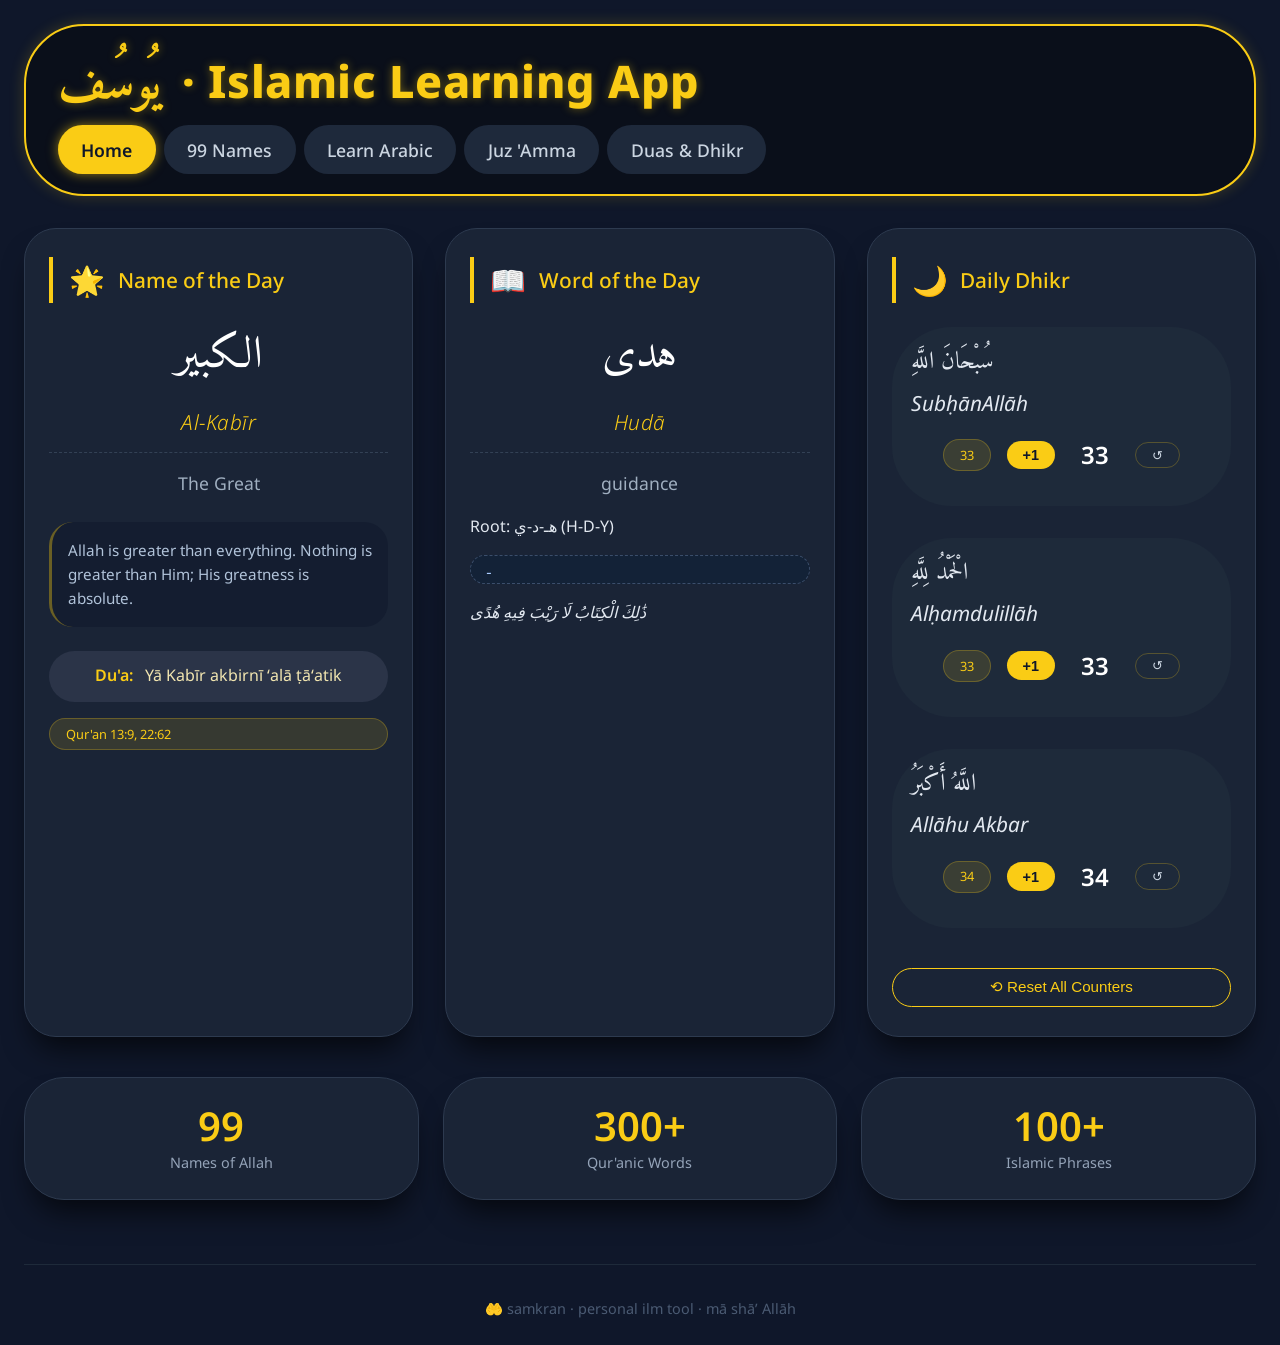
<file: index.html>
<!DOCTYPE html>
<html lang="en">
<head>
  <meta charset="UTF-8">
  <meta name="viewport" content="width=device-width, initial-scale=1.0">
  <title>Yusuf · Islamic Learning App</title>
  <link rel="stylesheet" href="css/style.css">
  <link rel="preconnect" href="https://fonts.googleapis.com">
  <link rel="preconnect" href="https://fonts.gstatic.com" crossorigin>
  <link href="https://fonts.googleapis.com/css2?family=Amiri:wght@400;700&family=Noto+Sans:ital,wght@0,400;0,600;1,400&display=swap" rel="stylesheet">

  <!-- PWA Manifest and Theme -->
  <link rel="manifest" href="manifest.json">
  <meta name="theme-color" content="#facc15">
  <meta name="apple-mobile-web-app-capable" content="yes">
  <meta name="apple-mobile-web-app-status-bar-style" content="black-translucent">
  <meta name="apple-mobile-web-app-title" content="Samkran Ilm">
  <link rel="apple-touch-icon" href="icons/icon-192.png">
  <link rel="mask-icon" href="icons/icon-512.svg" color="#facc15">

  <!-- PWA Install Button -->
  <button id="installBtn" class="install-btn" style="display: none;">
    <span class="install-icon">📲</span>
    <span class="install-text">Install App</span>
  </button>
</head>
<body>
  <div class="container">
    <header class="header">
      <div class="logo">
        <h1><span class="arabic-logo">يُوسُف</span> · Islamic Learning App</h1>
      </div>
      <nav class="nav">
        <a href="index.html" class="active">Home</a>
        <a href="names.html">99 Names</a>
        <a href="arabic.html">Learn Arabic</a>
        <a href="juzAmma.html">Juz 'Amma</a>
        <a href="dua-dhikr.html">Duas & Dhikr</a>
      </nav>
    </header>

    <main>
      <div class="dashboard">
        <!-- Name of the Day Card -->
        <div class="card" id="nameOfDayCard">
          <div class="card-header">
            <span class="card-icon">🌟</span>
            <h2>Name of the Day</h2>
          </div>
          <div class="card-body">
            <div class="arabic-large" id="dailyNameArabic">الرحمن</div>
            <div class="transliteration" id="dailyNameTranslit">Ar-Raḥmān</div>
            <div class="meaning" id="dailyNameMeaning">The Most Gracious</div>
            <div class="reflection-box" id="dailyNameReflection">
              Allah's mercy encompasses all of creation.
            </div>
            <div class="dua-box" id="dailyNameDua">
              <span class="dua-label">Du'a:</span> Yā Raḥmān irḥamnī
            </div>
            <div class="evidence-badge" id="dailyNameEvidence">Qur'an 1:3</div>
          </div>
        </div>

        <!-- Arabic Word of the Day Card -->
        <div class="card" id="wordOfDayCard">
          <div class="card-header">
            <span class="card-icon">📖</span>
            <h2>Word of the Day</h2>
          </div>
          <div class="card-body">
            <div class="arabic-large" id="dailyWordArabic">هدى</div>
            <div class="transliteration" id="dailyWordTranslit">Hudā</div>
            <div class="meaning" id="dailyWordMeaning">guidance</div>
            <div class="root-box" id="dailyWordRoot">Root: هـ-د-ي (H-D-Y)</div>
            <div class="tajweed-note" id="dailyWordTajweed">ـ</div>
            <div class="example-box" id="dailyWordExample">
              <em>ذَٰلِكَ الْكِتَابُ لَا رَيْبَ فِيهِ هُدًى</em>
            </div>
          </div>
        </div>

        <!-- Daily Dhikr Card -->
        <div class="card">
          <div class="card-header">
            <span class="card-icon">🌙</span>
            <h2>Daily Dhikr</h2>
          </div>
          <div class="card-body">
            <div class="dhikr-item">
              <span class="dhikr-text">سُبْحَانَ اللَّهِ</span>
              <span class="dhikr-translit">SubḥānAllāh</span>
              <div class="counter-controls">
                <span class="badge" id="subhanTarget">33</span>
                <button class="counter-btn" id="subhanPlus">+1</button>
                <span class="counter-value" id="subhanValue">33</span>
                <button class="reset-btn" id="subhanReset">↺</button>
              </div>
            </div>
            
            <div class="dhikr-item">
              <span class="dhikr-text">الْحَمْدُ لِلَّهِ</span>
              <span class="dhikr-translit">Alḥamdulillāh</span>
              <div class="counter-controls">
                <span class="badge" id="hamdTarget">33</span>
                <button class="counter-btn" id="hamdPlus">+1</button>
                <span class="counter-value" id="hamdValue">33</span>
                <button class="reset-btn" id="hamdReset">↺</button>
              </div>
            </div>
            
            <div class="dhikr-item">
              <span class="dhikr-text">اللَّهُ أَكْبَرُ</span>
              <span class="dhikr-translit">Allāhu Akbar</span>
              <div class="counter-controls">
                <span class="badge" id="akbarTarget">34</span>
                <button class="counter-btn" id="akbarPlus">+1</button>
                <span class="counter-value" id="akbarValue">34</span>
                <button class="reset-btn" id="akbarReset">↺</button>
              </div>
            </div>
            
            <button class="btn-secondary" id="resetAllDhikr">⟲ Reset All Counters</button>
          </div>
        </div>
      </div>

      <!-- Quick Stats Row -->
      <div class="stats-row">
        <div class="stat-card">
          <span class="stat-value" id="totalNamesCount">99</span>
          <span class="stat-label">Names of Allah</span>
        </div>
        <div class="stat-card">
          <span class="stat-value" id="totalWordsCount">300+</span>
          <span class="stat-label">Qur'anic Words</span>
        </div>
        <div class="stat-card">
          <span class="stat-value" id="totalPhrasesCount">100+</span>
          <span class="stat-label">Islamic Phrases</span>
        </div>
      </div>
    </main>

    <footer class="footer">
      <p>🤲 samkran · personal ilm tool · mā shā’ Allāh</p>
    </footer>
  </div>

  <!-- Scripts - Updated with correct file names -->
  <script src="js/namesData.js"></script>
  <script src="js/arabic-data.js"></script>
  <script src="js/main.js"></script>

  <script>
  if ('serviceWorker' in navigator) {
    navigator.serviceWorker.register('/sw.js')
      .then(reg => console.log('✅ Service Worker registered'))
      .catch(err => console.log('❌ Service Worker error:', err));
  }
</script>

<div id="install-btn" style="display: none; position: fixed; bottom: 20px; left: 20px; right: 20px; background: #facc15; color: #0f172a; text-align: center; padding: 15px; border-radius: 50px; font-weight: bold; cursor: pointer; z-index: 1000;">
  📲 Install App
</div>

<script>
  let deferredPrompt;
  const installBtn = document.getElementById('install-btn');
  
  window.addEventListener('beforeinstallprompt', (e) => {
    e.preventDefault();
    deferredPrompt = e;
    installBtn.style.display = 'block';
  });
  
  installBtn.addEventListener('click', async () => {
    if (!deferredPrompt) return;
    installBtn.style.display = 'none';
    deferredPrompt.prompt();
    const { outcome } = await deferredPrompt.userChoice;
    console.log('Install result:', outcome);
  });
  
  window.addEventListener('appinstalled', () => {
    installBtn.style.display = 'none';
  });
</script>
</body>
</html>
</file>
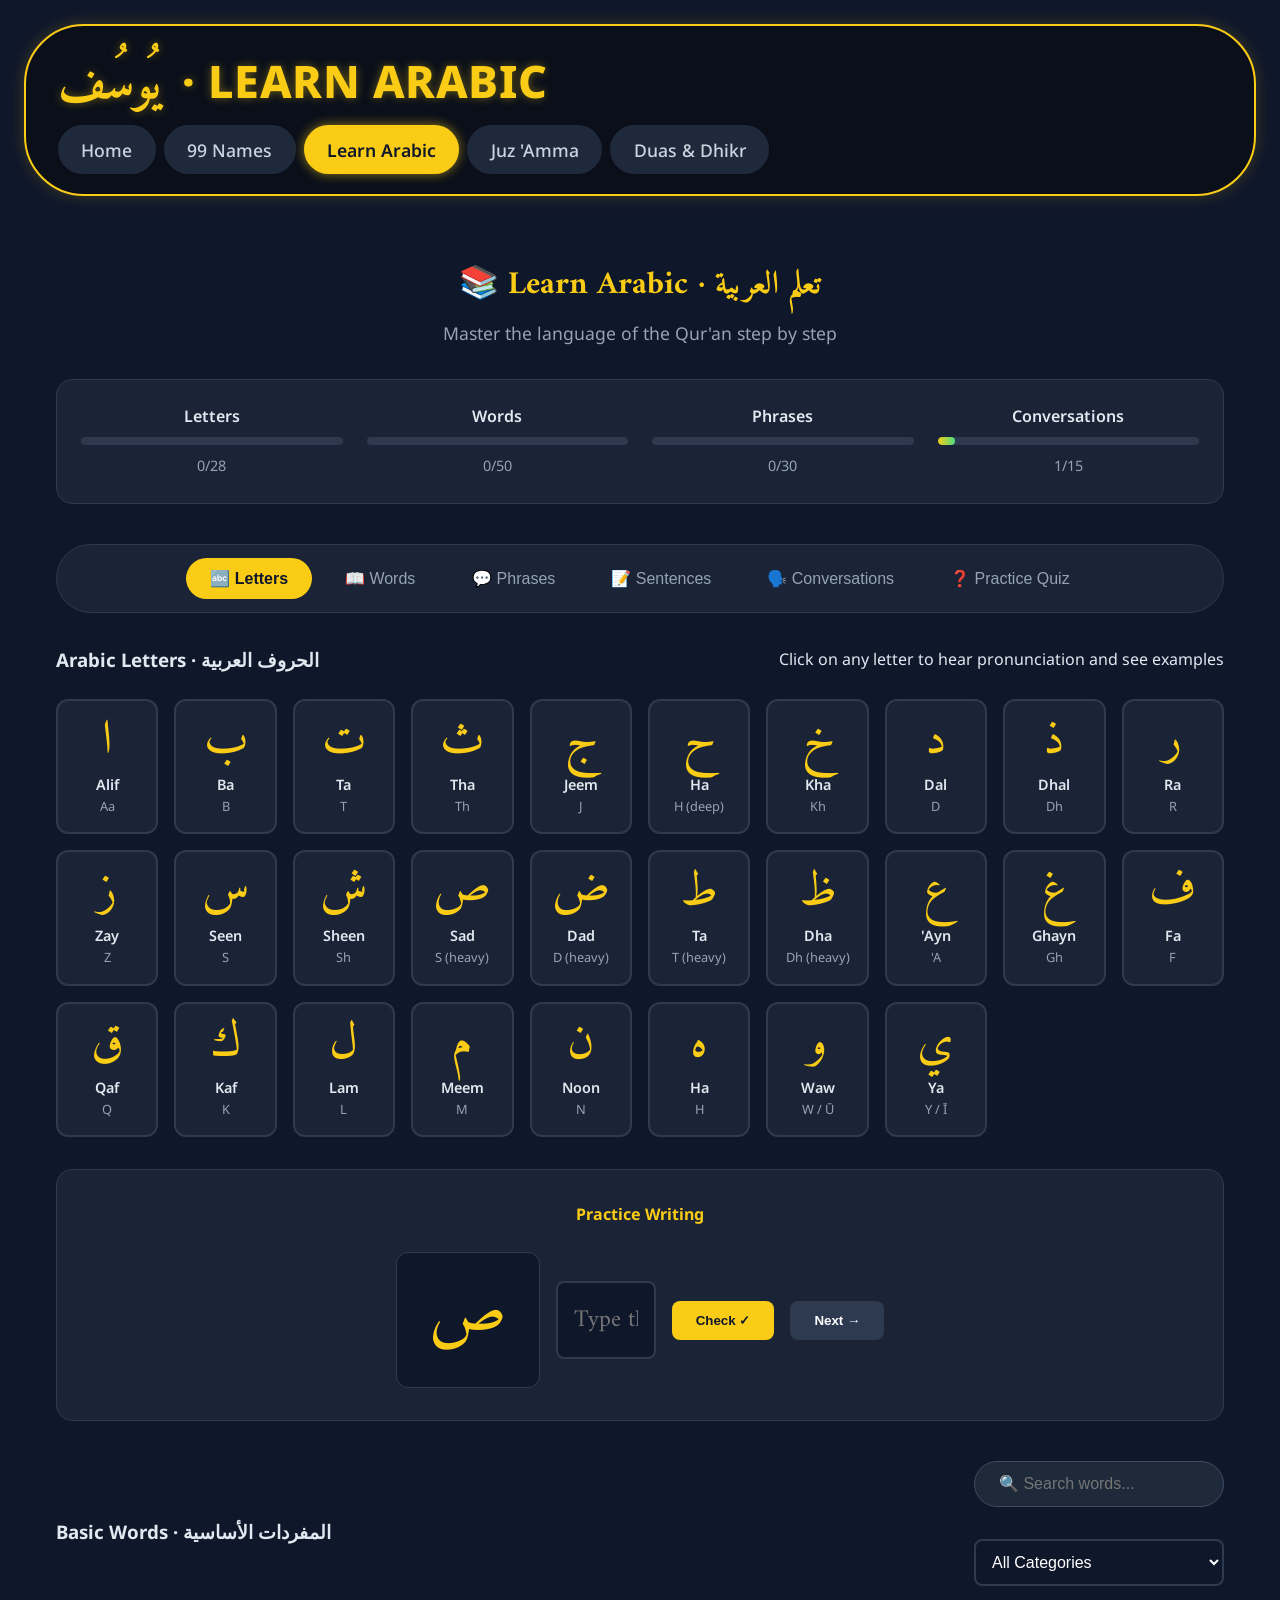
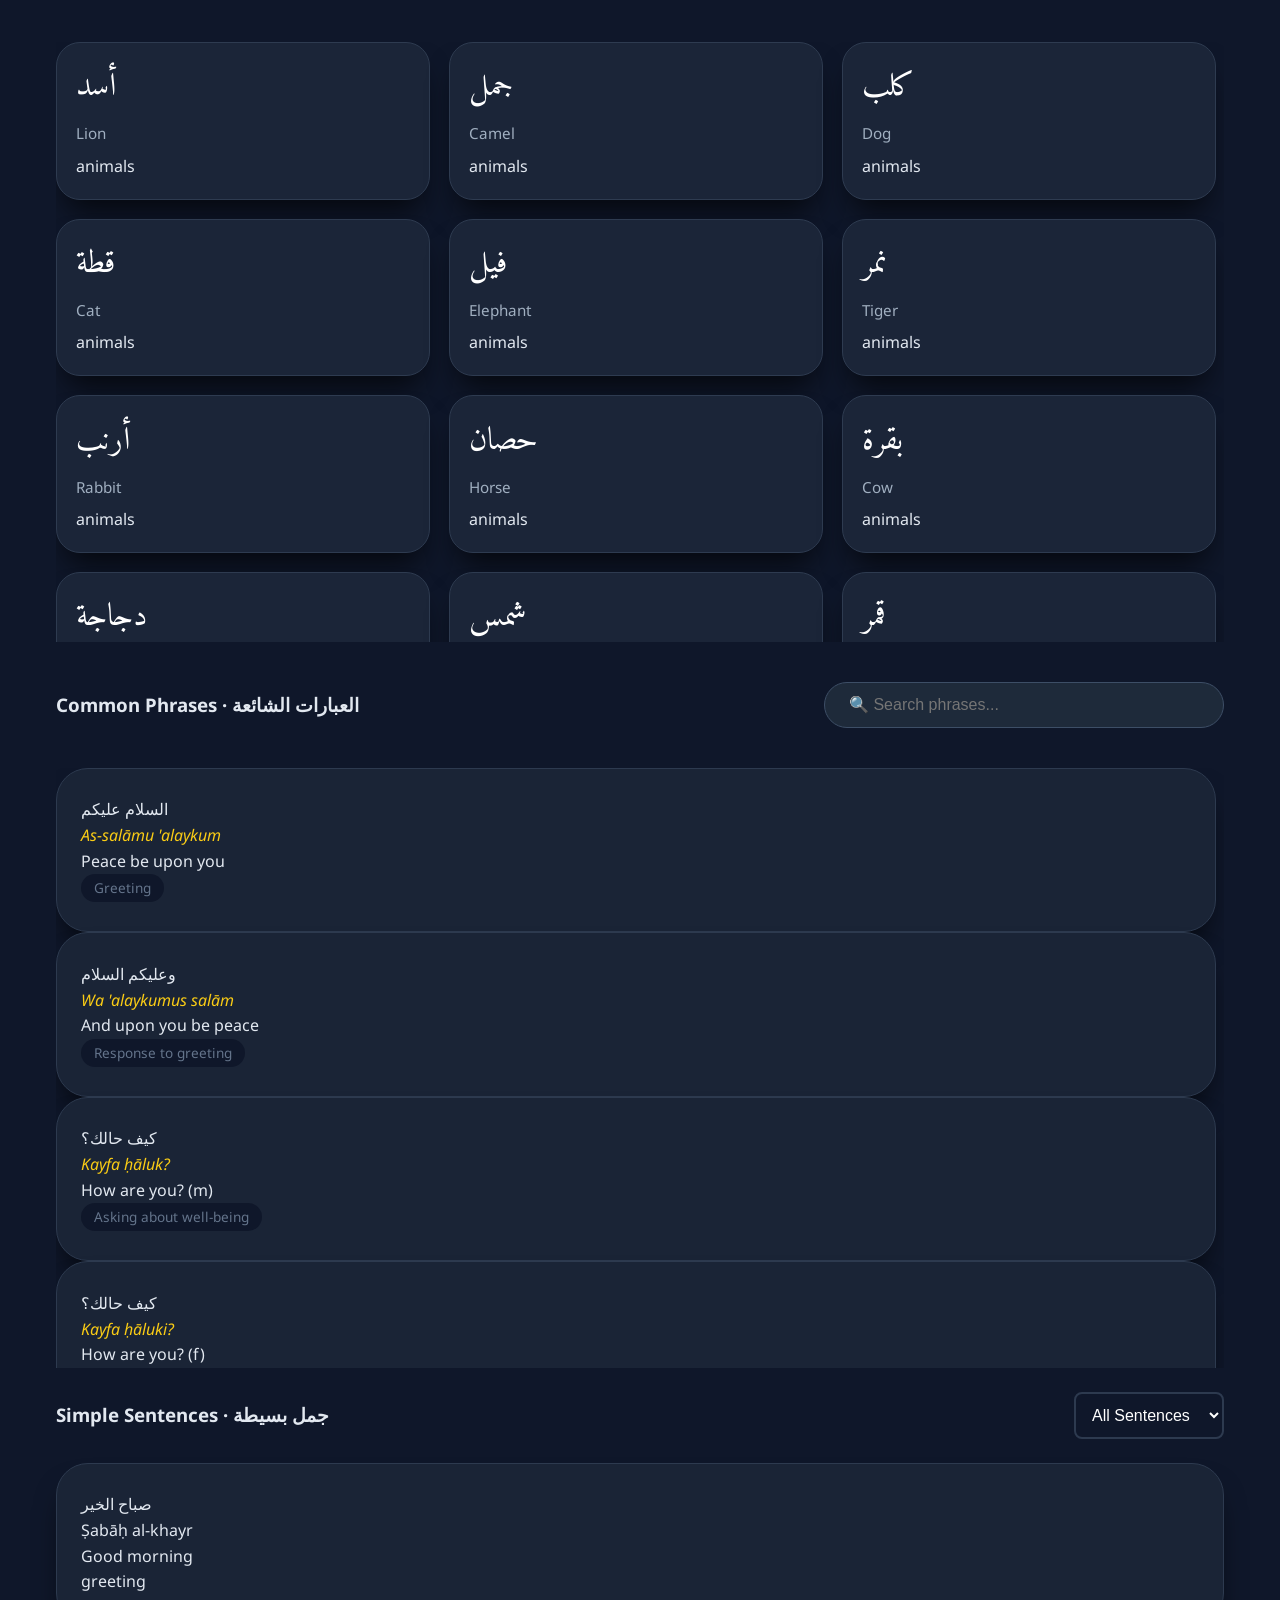
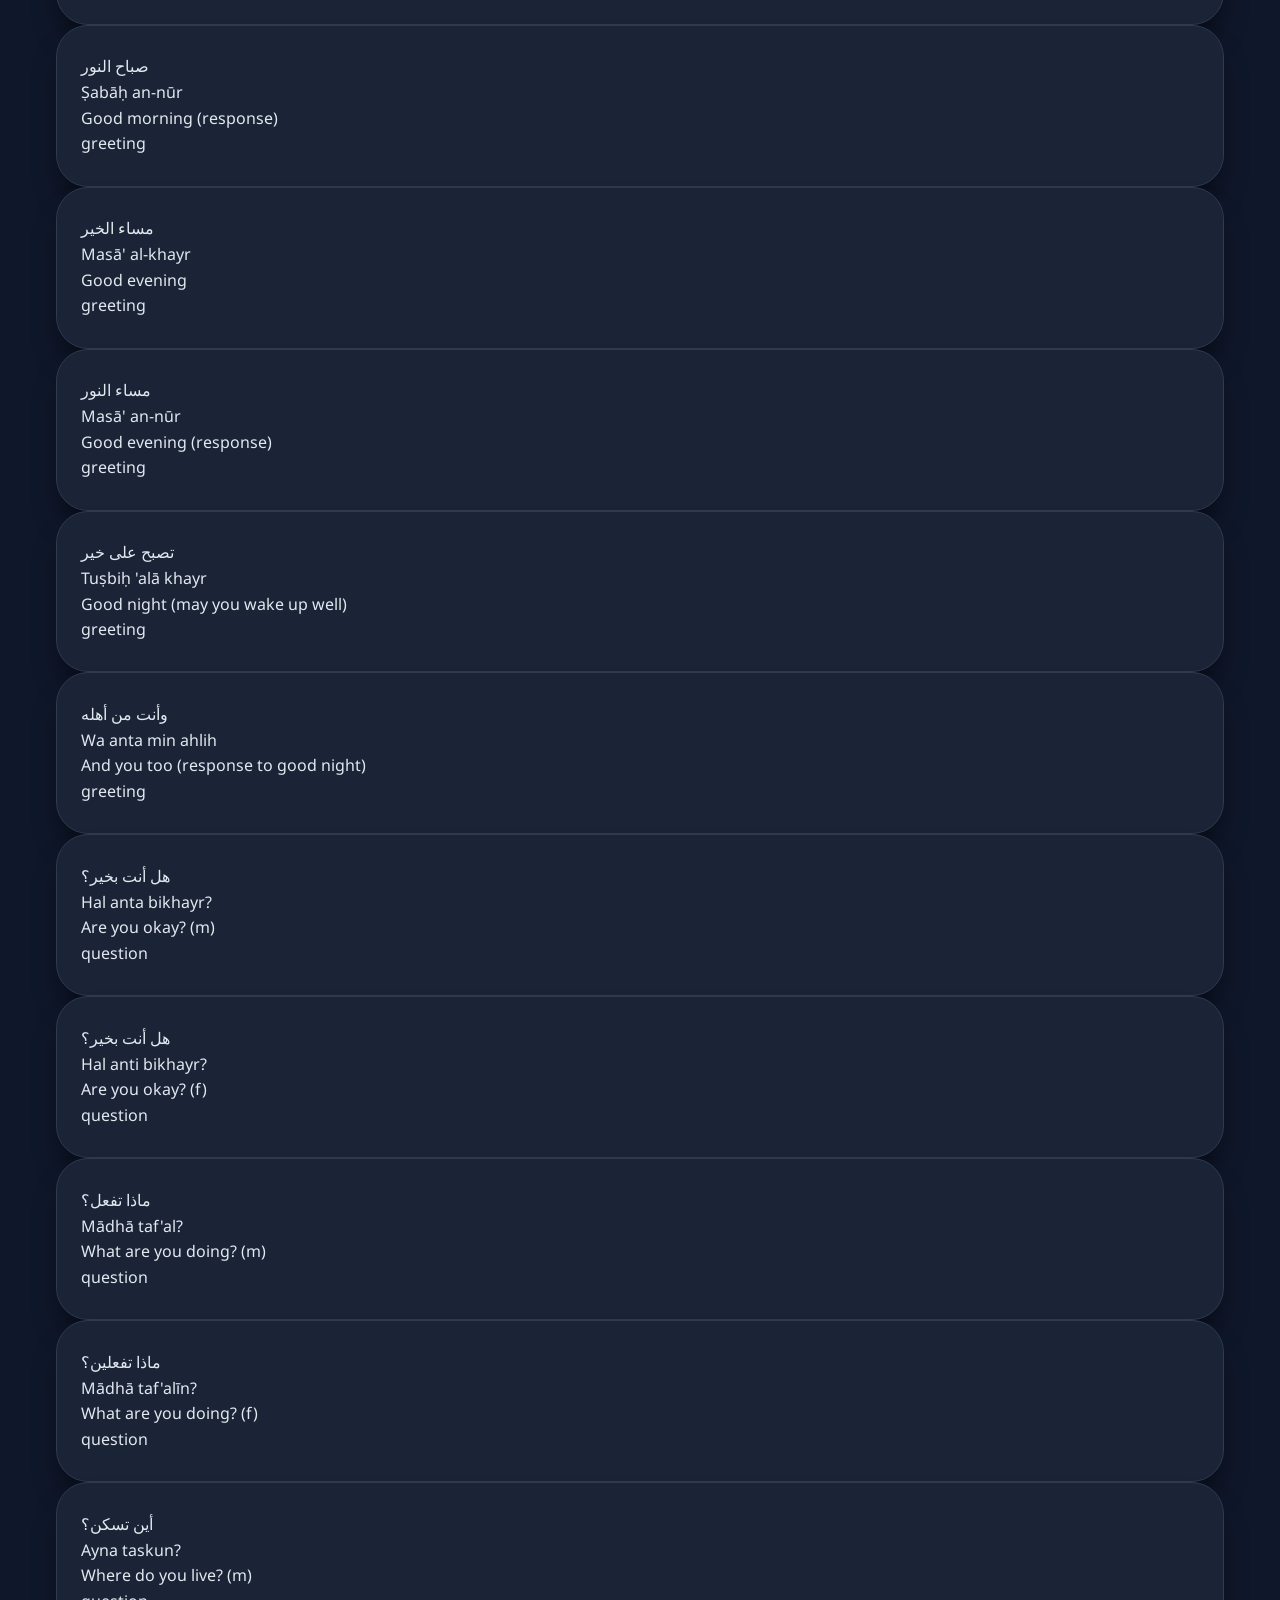
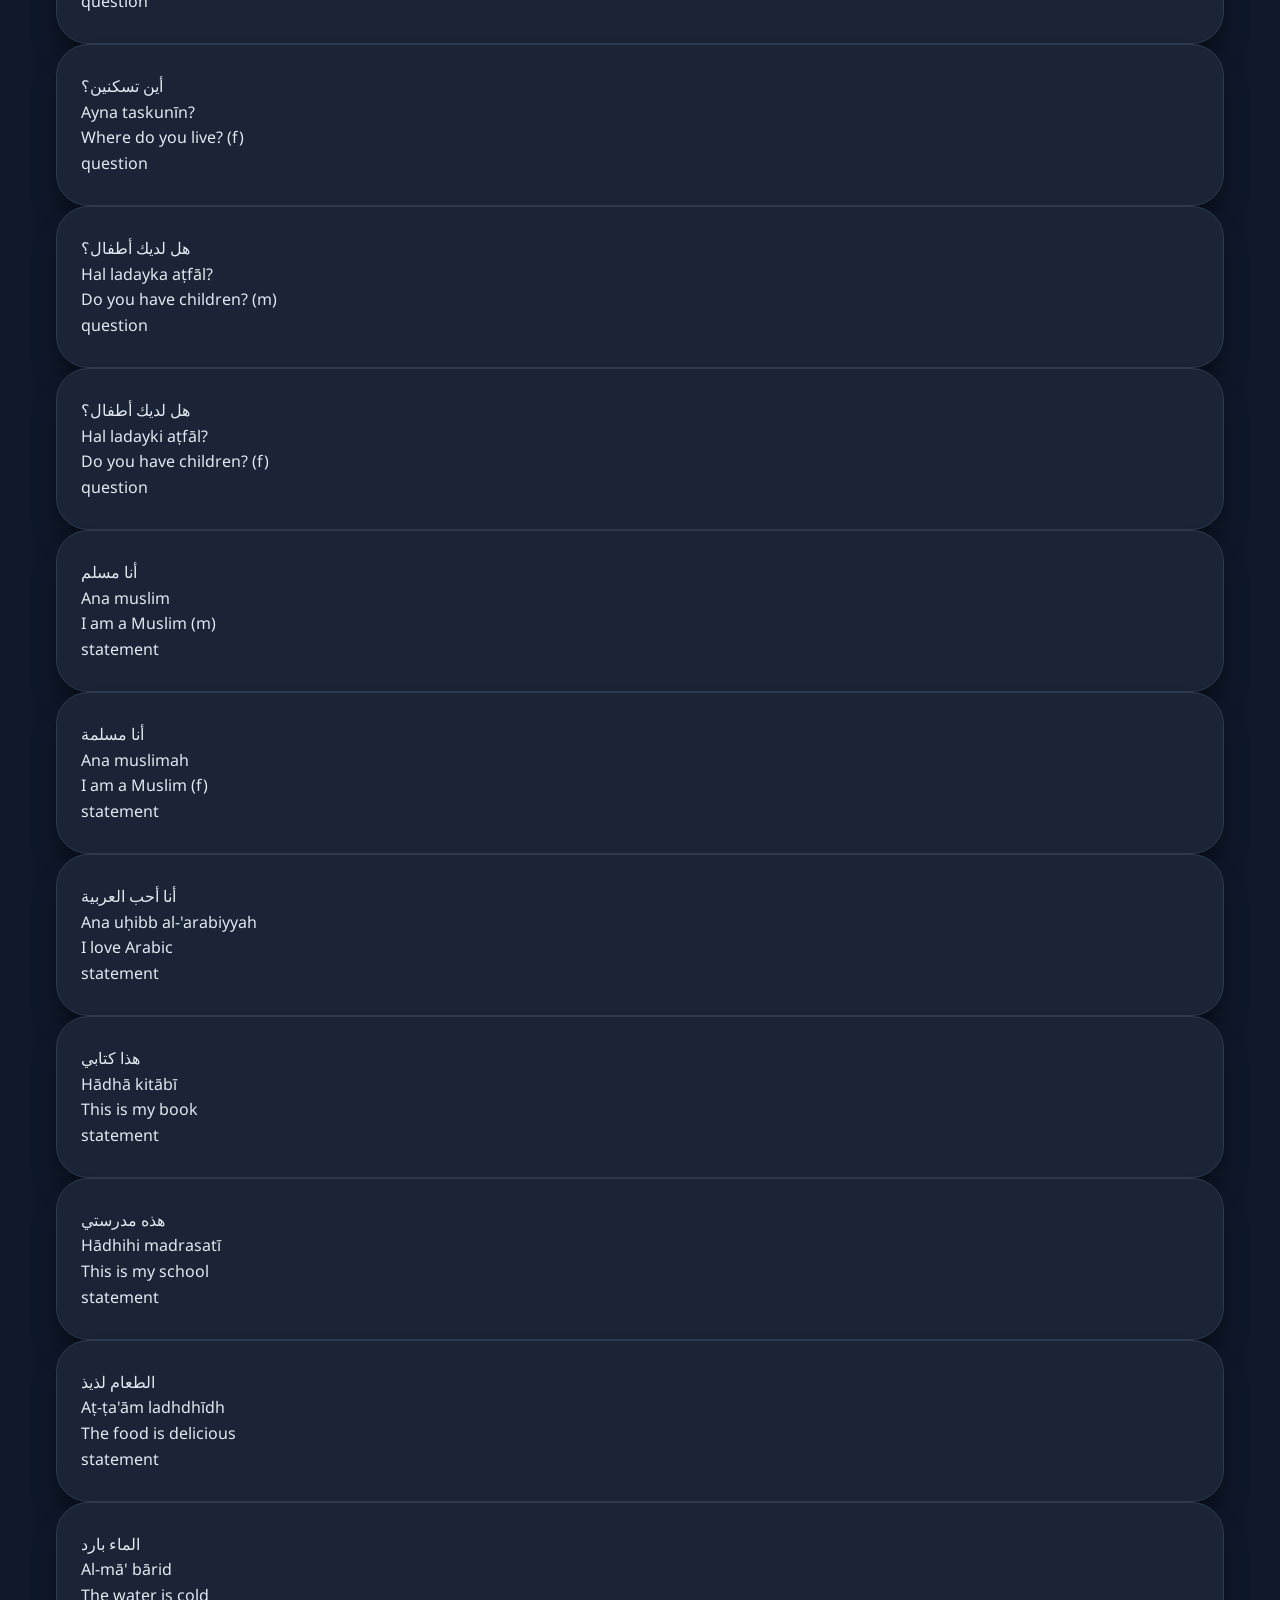
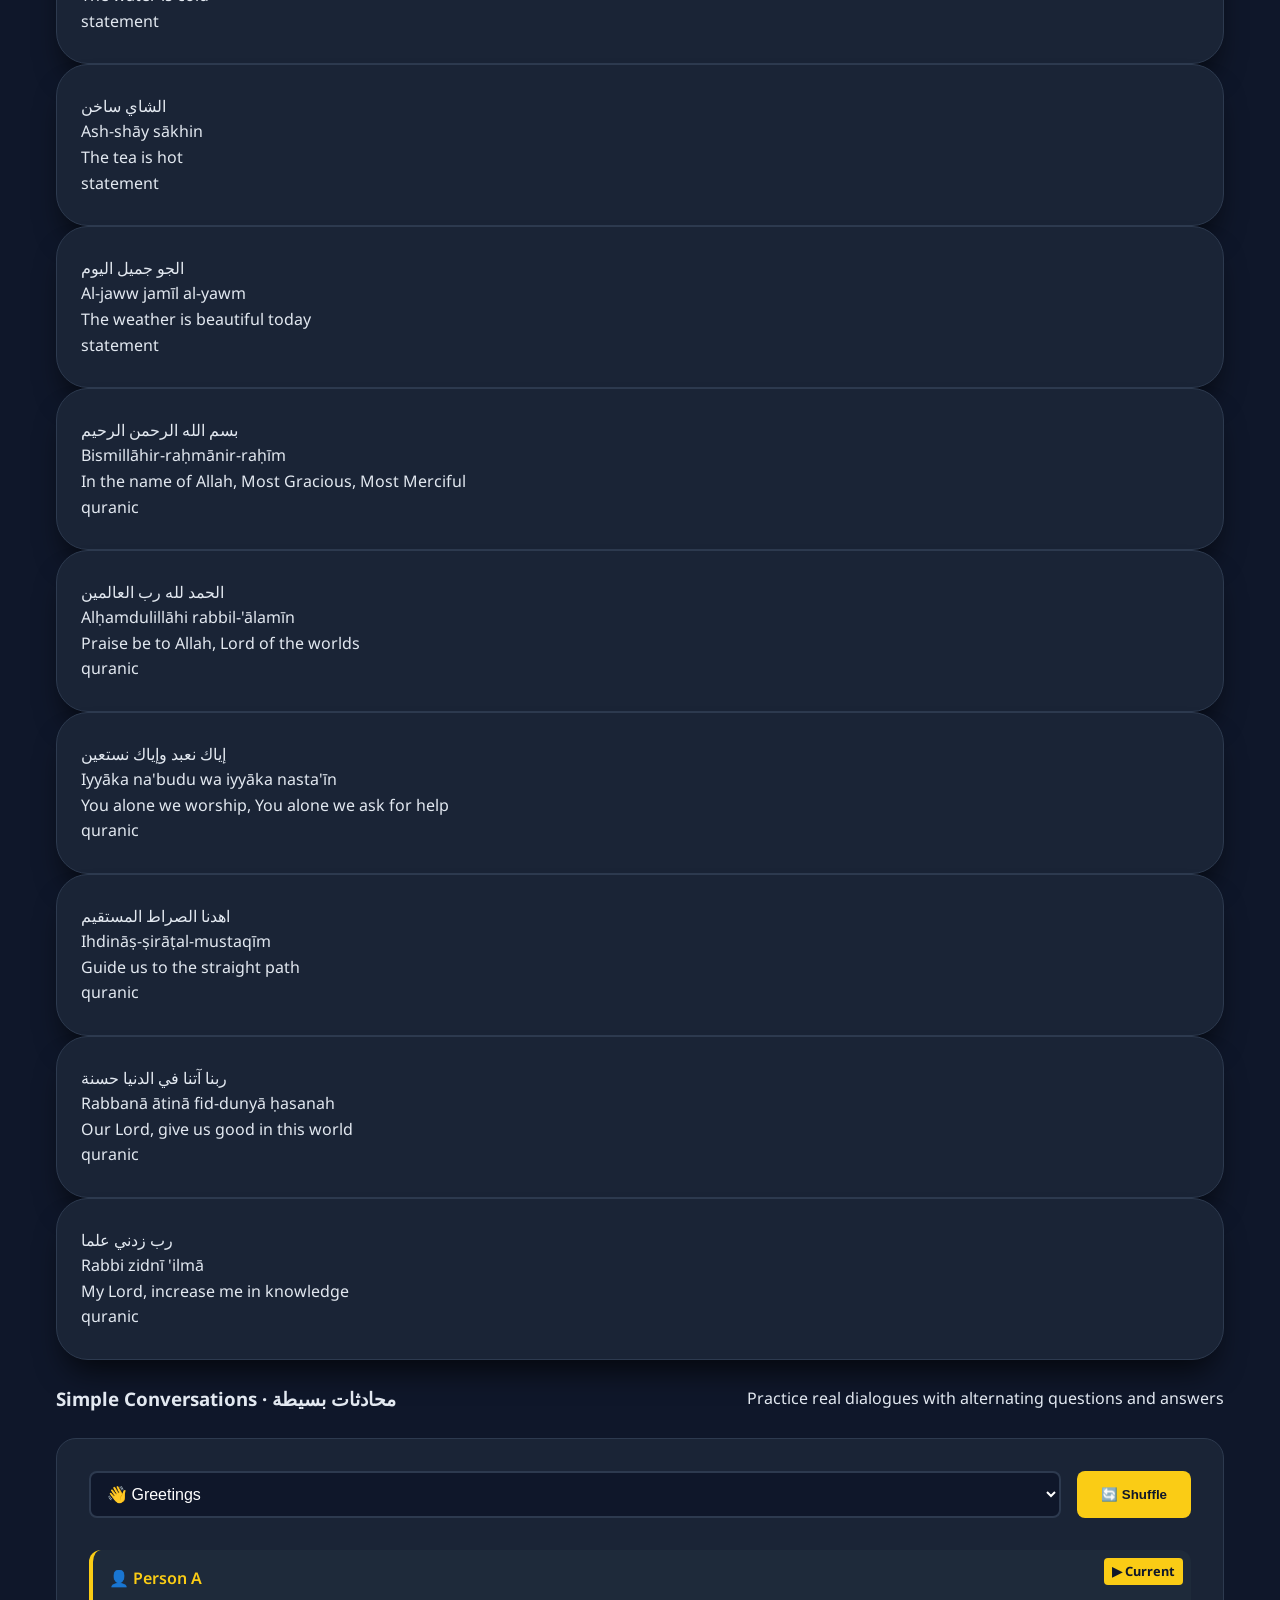
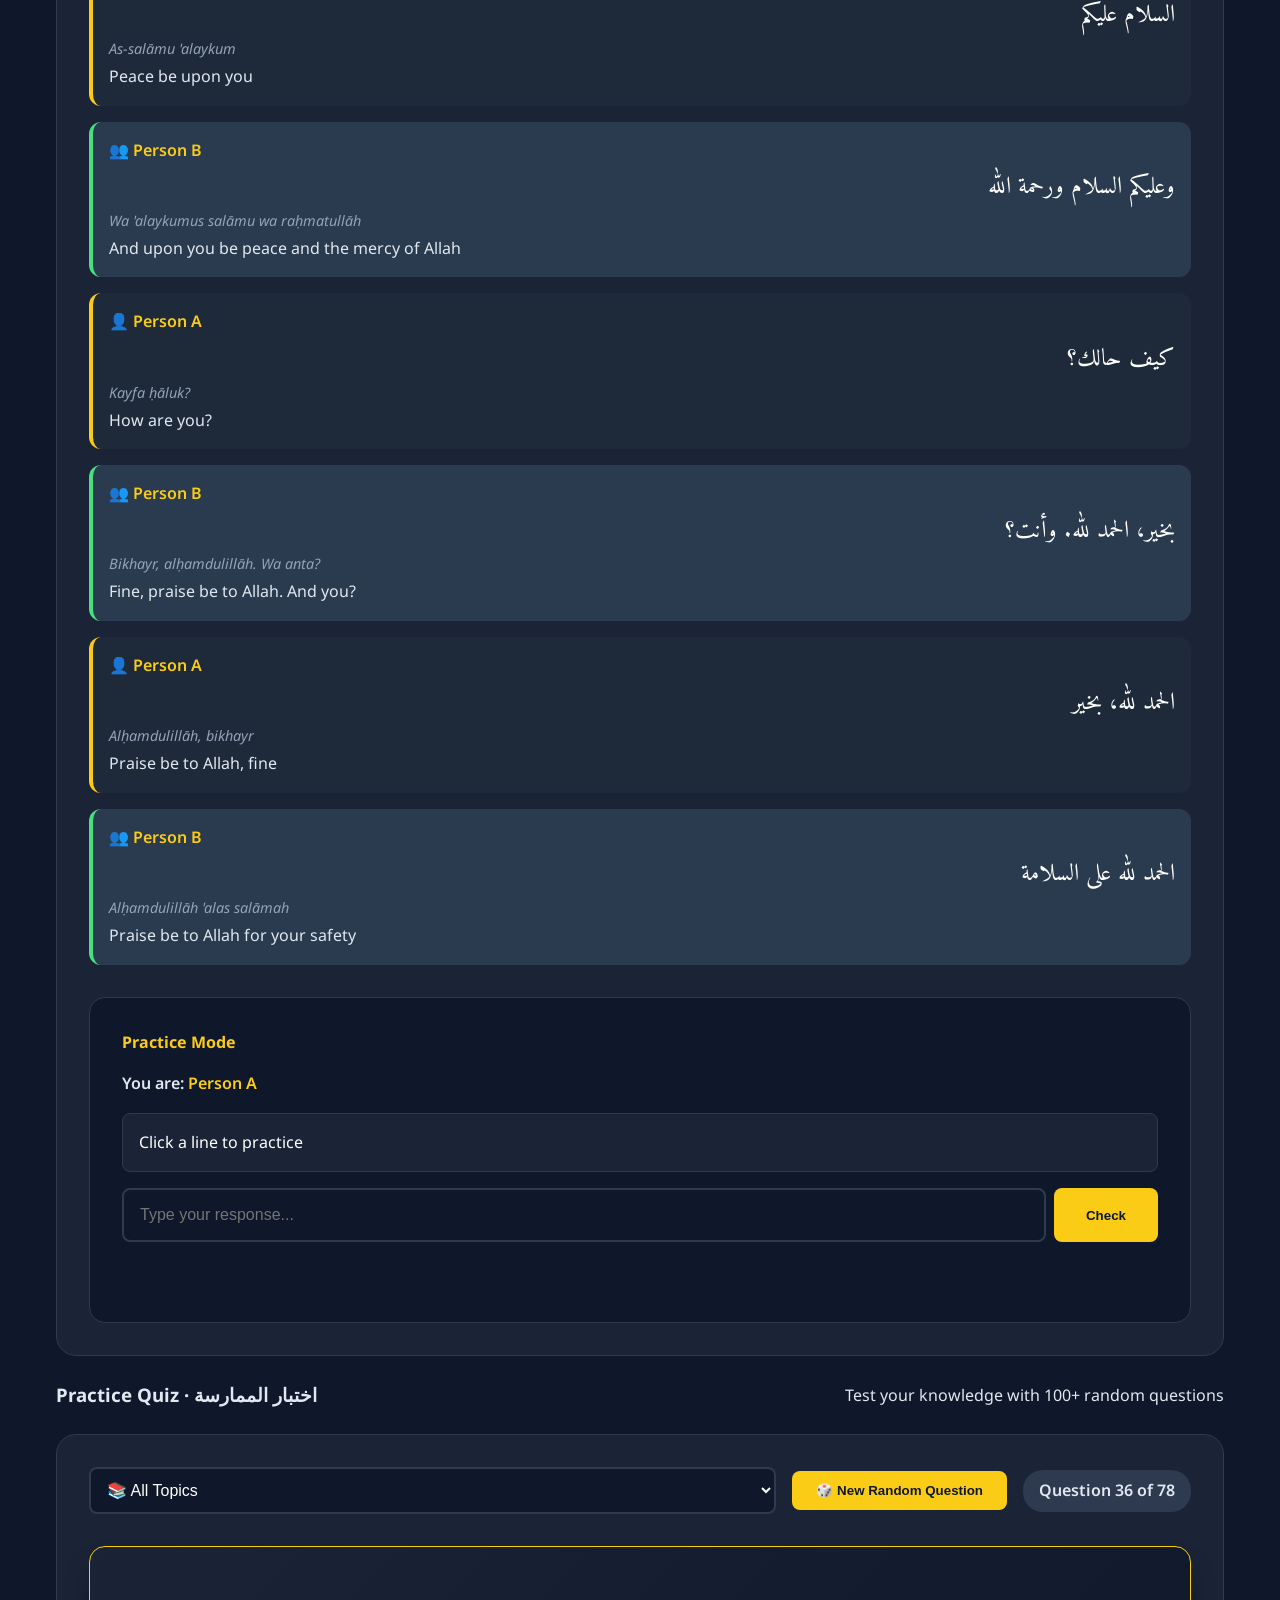
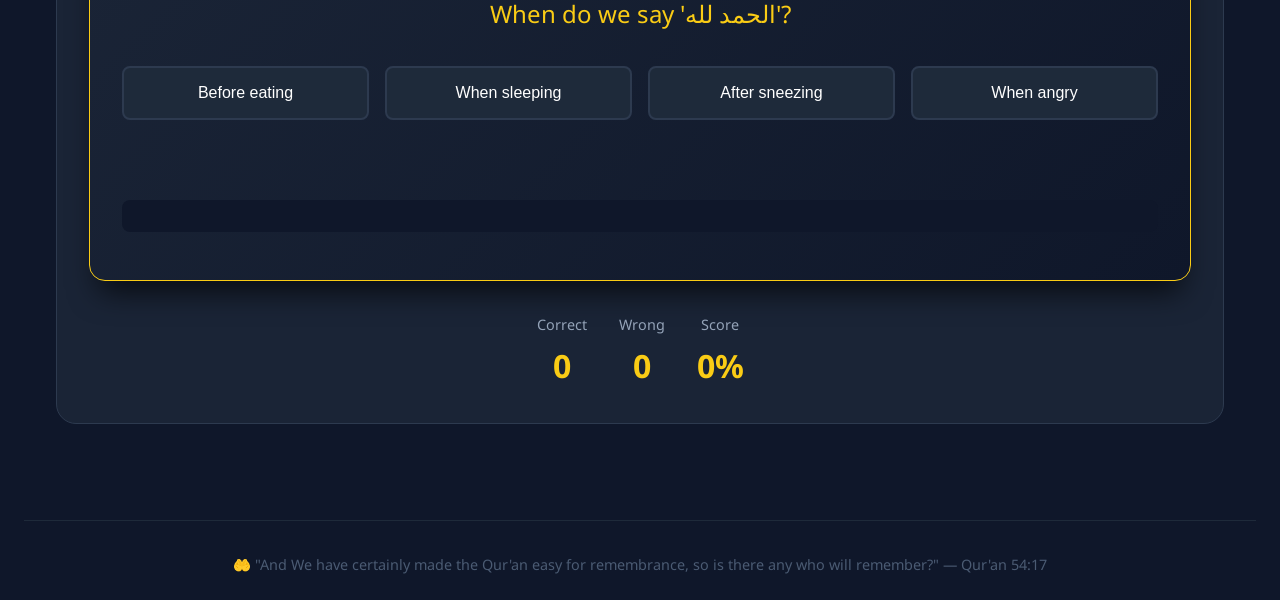
<file: arabic.html>
<!DOCTYPE html>
<html lang="en">
<head>
    <meta charset="UTF-8">
    <meta name="viewport" content="width=device-width, initial-scale=1.0">
    <title>Yusuf · Arabic & Dhikr</title>
    <link rel="stylesheet" href="css/style.css">
    <link rel="preconnect" href="https://fonts.googleapis.com">
    <link rel="preconnect" href="https://fonts.gstatic.com" crossorigin>
    <link href="https://fonts.googleapis.com/css2?family=Amiri:wght@400;700&family=Noto+Sans:ital,wght@0,400;0,600;1,400&display=swap" rel="stylesheet">
</head>
<body>
    <div class="container">
        <!-- Header -->
        <header class="header">
            <div class="logo">
                <h1><span class="arabic-logo">يُوسُف</span> · LEARN ARABIC</h1>
            </div>
            <nav class="nav">
                <a href="index.html">Home</a>
                <a href="names.html">99 Names</a>
                <a href="arabic.html" class="active">Learn Arabic</a>
                <a href="juzAmma.html">Juz 'Amma</a>
                <a href="dua-dhikr.html">Duas & Dhikr</a>
            </nav>
        </header>

        <!-- Main Content -->
        <main class="arabic-page">
            <!-- Header -->
            <div class="arabic-header">
                <h2>📚 Learn Arabic · تعلم العربية</h2>
                <p class="arabic-subtitle">Master the language of the Qur'an step by step</p>
            </div>

            <!-- Progress Bar -->
            <div class="learning-progress">
                <div class="progress-item">
                    <span class="progress-label">Letters</span>
                    <div class="progress-bar-container">
                        <div class="progress-bar-fill" id="lettersProgress" style="width: 0%"></div>
                    </div>
                    <span class="progress-count" id="lettersCount">0/28</span>
                </div>
                <div class="progress-item">
                    <span class="progress-label">Words</span>
                    <div class="progress-bar-container">
                        <div class="progress-bar-fill" id="wordsProgress" style="width: 0%"></div>
                    </div>
                    <span class="progress-count" id="wordsCount">0/50</span>
                </div>
                <div class="progress-item">
                    <span class="progress-label">Phrases</span>
                    <div class="progress-bar-container">
                        <div class="progress-bar-fill" id="phrasesProgress" style="width: 0%"></div>
                    </div>
                    <span class="progress-count" id="phrasesCount">0/30</span>
                </div>
                <div class="progress-item">
                    <span class="progress-label">Conversations</span>
                    <div class="progress-bar-container">
                        <div class="progress-bar-fill" id="conversationsProgress" style="width: 0%"></div>
                    </div>
                    <span class="progress-count" id="conversationsCount">0/25</span>
                </div>
            </div>

            <!-- Main Learning Tabs -->
            <div class="learning-tabs">
                <button class="tab-btn active" onclick="switchLearningTab('letters')">🔤 Letters</button>
                <button class="tab-btn" onclick="switchLearningTab('words')">📖 Words</button>
                <button class="tab-btn" onclick="switchLearningTab('phrases')">💬 Phrases</button>
                <button class="tab-btn" onclick="switchLearningTab('sentences')">📝 Sentences</button>
                <button class="tab-btn" onclick="switchLearningTab('conversations')">🗣️ Conversations</button>
                <button class="tab-btn" onclick="switchLearningTab('quiz')">❓ Practice Quiz</button>
            </div>

            <!-- LETTERS TAB -->
            <div id="letters-tab" class="learning-tab-content active">
                <div class="section-header">
                    <h3>Arabic Letters · الحروف العربية</h3>
                    <p class="section-subtitle">Click on any letter to hear pronunciation and see examples</p>
                </div>
                
                <div class="letters-master-grid" id="lettersGrid">
                    <!-- Dynamically filled -->
                </div>

                <div class="letter-practice">
                    <h4>Practice Writing</h4>
                    <div class="writing-practice" id="writingPractice">
                        <div class="writing-letter" id="currentWritingLetter">ا</div>
                        <input type="text" class="writing-input" id="writingInput" placeholder="Type the letter" maxlength="1">
                        <button class="writing-check" onclick="checkWriting()">Check ✓</button>
                        <button class="writing-next" onclick="nextWritingLetter()">Next →</button>
                    </div>
                </div>
            </div>

            <!-- WORDS TAB -->
            <div id="words-tab" class="learning-tab-content">
                <div class="section-header">
                    <h3>Basic Words · المفردات الأساسية</h3>
                    <div class="filter-bar">
                        <input type="text" id="wordSearch" class="search-box" placeholder="🔍 Search words...">
                        <select id="wordCategory" class="category-select" onchange="filterWords()">
                            <option value="all">All Categories</option>
                            <option value="animals">🐪 Animals</option>
                            <option value="nature">☀️ Nature</option>
                            <option value="family">👪 Family</option>
                            <option value="household">🏠 Household</option>
                               <option value="colors">🎨 Colors</option>
                            <option value="quranic">📖 Quranic</option>
                        </select>
                    </div>
                </div>

                <div class="words-grid" id="wordsGrid">
                    <!-- Dynamically filled -->
                </div>

                <div class="word-flashcard" id="wordFlashcard" style="display: none;">
                    <button class="close-flashcard" onclick="closeFlashcard()">✕</button>
                    <div class="flashcard-content">
                        <div class="flashcard-arabic" id="flashcardArabic"></div>
                        <div class="flashcard-translit" id="flashcardTranslit"></div>
                        <div class="flashcard-meaning" id="flashcardMeaning"></div>
                        <div class="flashcard-example" id="flashcardExample"></div>
                        <div class="flashcard-navigation">
                            <button onclick="previousWord()">← Previous</button>
                            <button onclick="nextWord()">Next →</button>
                        </div>
                    </div>
                </div>
            </div>

            <!-- PHRASES TAB -->
            <div id="phrases-tab" class="learning-tab-content">
                <div class="section-header">
                    <h3>Common Phrases · العبارات الشائعة</h3>
                    <input type="text" id="phraseSearch" class="search-box" placeholder="🔍 Search phrases...">
                </div>

                <div class="phrases-list" id="phrasesList">
                    <!-- Dynamically filled -->
                </div>
            </div>

            <!-- SENTENCES TAB -->
            <div id="sentences-tab" class="learning-tab-content">
                <div class="section-header">
                    <h3>Simple Sentences · جمل بسيطة</h3>
                    <div class="sentence-controls">
                        <select id="sentenceType" class="category-select" onchange="filterSentences()">
                            <option value="all">All Sentences</option>
                            <option value="greeting">Greetings</option>
                            <option value="question">Questions</option>
                            <option value="statement">Statements</option>
                            <option value="quranic">Quranic</option>
                        </select>
                    </div>
                </div>

                <div class="sentences-grid" id="sentencesGrid">
                    <!-- Dynamically filled -->
                </div>
            </div>

            <!-- CONVERSATIONS TAB -->
            <div id="conversations-tab" class="learning-tab-content">
                <div class="section-header">
                    <h3>Simple Conversations · محادثات بسيطة</h3>
                    <p class="section-subtitle">Practice real dialogues with alternating questions and answers</p>
                </div>

                <div class="conversation-container" id="conversationContainer">
                    <div class="conversation-header">
                        <select id="conversationTopic" class="category-select" onchange="loadConversation(this.value)">
                            <option value="greeting">👋 Greetings</option>
                            <option value="introduction">🤝 Introductions</option>
                            <option value="family">👪 Family</option>
                            <option value="food">🍽️ Food & Drink</option>
                            <option value="prayer">🕌 Prayer</option>
                            <option value="quran">📖 Quranic Conversations</option>
                            <option value="daily">🌅 Daily Life</option>
                            <option value="market">🏪 At the Market</option>
                        </select>
                        <button class="shuffle-btn" onclick="shuffleConversation()">🔄 Shuffle</button>
                    </div>

                    <div class="conversation-dialogue" id="conversationDialogue">
                        <!-- Dynamically filled -->
                    </div>

                    <div class="conversation-practice">
                        <h4>Practice Mode</h4>
                        <div class="practice-role" id="practiceRole">You are: <span id="currentRole">Person A</span></div>
                        <div class="practice-line" id="practiceLine">Click a line to practice</div>
                        <div class="practice-input-group">
                            <input type="text" id="practiceInput" placeholder="Type your response...">
                            <button onclick="checkPractice()">Check</button>
                        </div>
                        <div class="practice-feedback" id="practiceFeedback"></div>
                    </div>
                </div>
            </div>

            <!-- QUIZ TAB -->
            <div id="quiz-tab" class="learning-tab-content">
                <div class="section-header">
                    <h3>Practice Quiz · اختبار الممارسة</h3>
                    <p class="section-subtitle">Test your knowledge with 100+ random questions</p>
                </div>

                <div class="quiz-master-container">
                    <div class="quiz-controls-panel">
                        <select id="quizTopic" class="category-select" onchange="loadQuizByTopic(this.value)">
                            <option value="all">📚 All Topics</option>
                            <option value="letters">🔤 Letters</option>
                            <option value="words">📖 Words</option>
                            <option value="phrases">💬 Phrases</option>
                            <option value="sentences">📝 Sentences</option>
                            <option value="conversations">🗣️ Conversations</option>
                        </select>
                        <button class="quiz-new-btn" onclick="loadRandomQuizQuestion()">🎲 New Random Question</button>
                        <span class="quiz-counter" id="quizCounter">Question 1 of 150</span>
                    </div>

                    <div class="quiz-card-large" id="quizCard">
                        <div class="quiz-question-large" id="quizQuestion">Click "New Random Question" to start</div>
                        
                        <div class="quiz-options-grid" id="quizOptions">
                            <!-- Options will appear here -->
                        </div>

                        <div class="quiz-input-group" id="quizInputGroup" style="display: none;">
                            <input type="text" id="quizTextInput" placeholder="Type your answer...">
                            <button onclick="checkQuizTextAnswer()">Submit</button>
                        </div>

                        <div class="quiz-feedback-large" id="quizFeedback"></div>
                        
                        <div class="quiz-explanation" id="quizExplanation"></div>
                    </div>

                    <div class="quiz-stats">
                        <div class="quiz-stat-item">
                            <span class="quiz-stat-label">Correct</span>
                            <span class="quiz-stat-value" id="quizCorrectCount">0</span>
                        </div>
                        <div class="quiz-stat-item">
                            <span class="quiz-stat-label">Wrong</span>
                            <span class="quiz-stat-value" id="quizWrongCount">0</span>
                        </div>
                        <div class="quiz-stat-item">
                            <span class="quiz-stat-label">Score</span>
                            <span class="quiz-stat-value" id="quizScore">0%</span>
                        </div>
                    </div>
                </div>
            </div>
        </main>

        <!-- Footer -->
        <footer class="footer">
            <p>🤲 "And We have certainly made the Qur'an easy for remembrance, so is there any who will remember?" — Qur'an 54:17</p>
        </footer>
    </div>

    <script src="js/arabic-data.js"></script>
    <script src="js/arabic.js"></script>
    <script>
  if ('serviceWorker' in navigator) {
    navigator.serviceWorker.register('/sw.js')
      .then(reg => console.log('✅ Service Worker registered'))
      .catch(err => console.log('❌ Service Worker error:', err));
  }
</script>
</body>
</html>
</file>
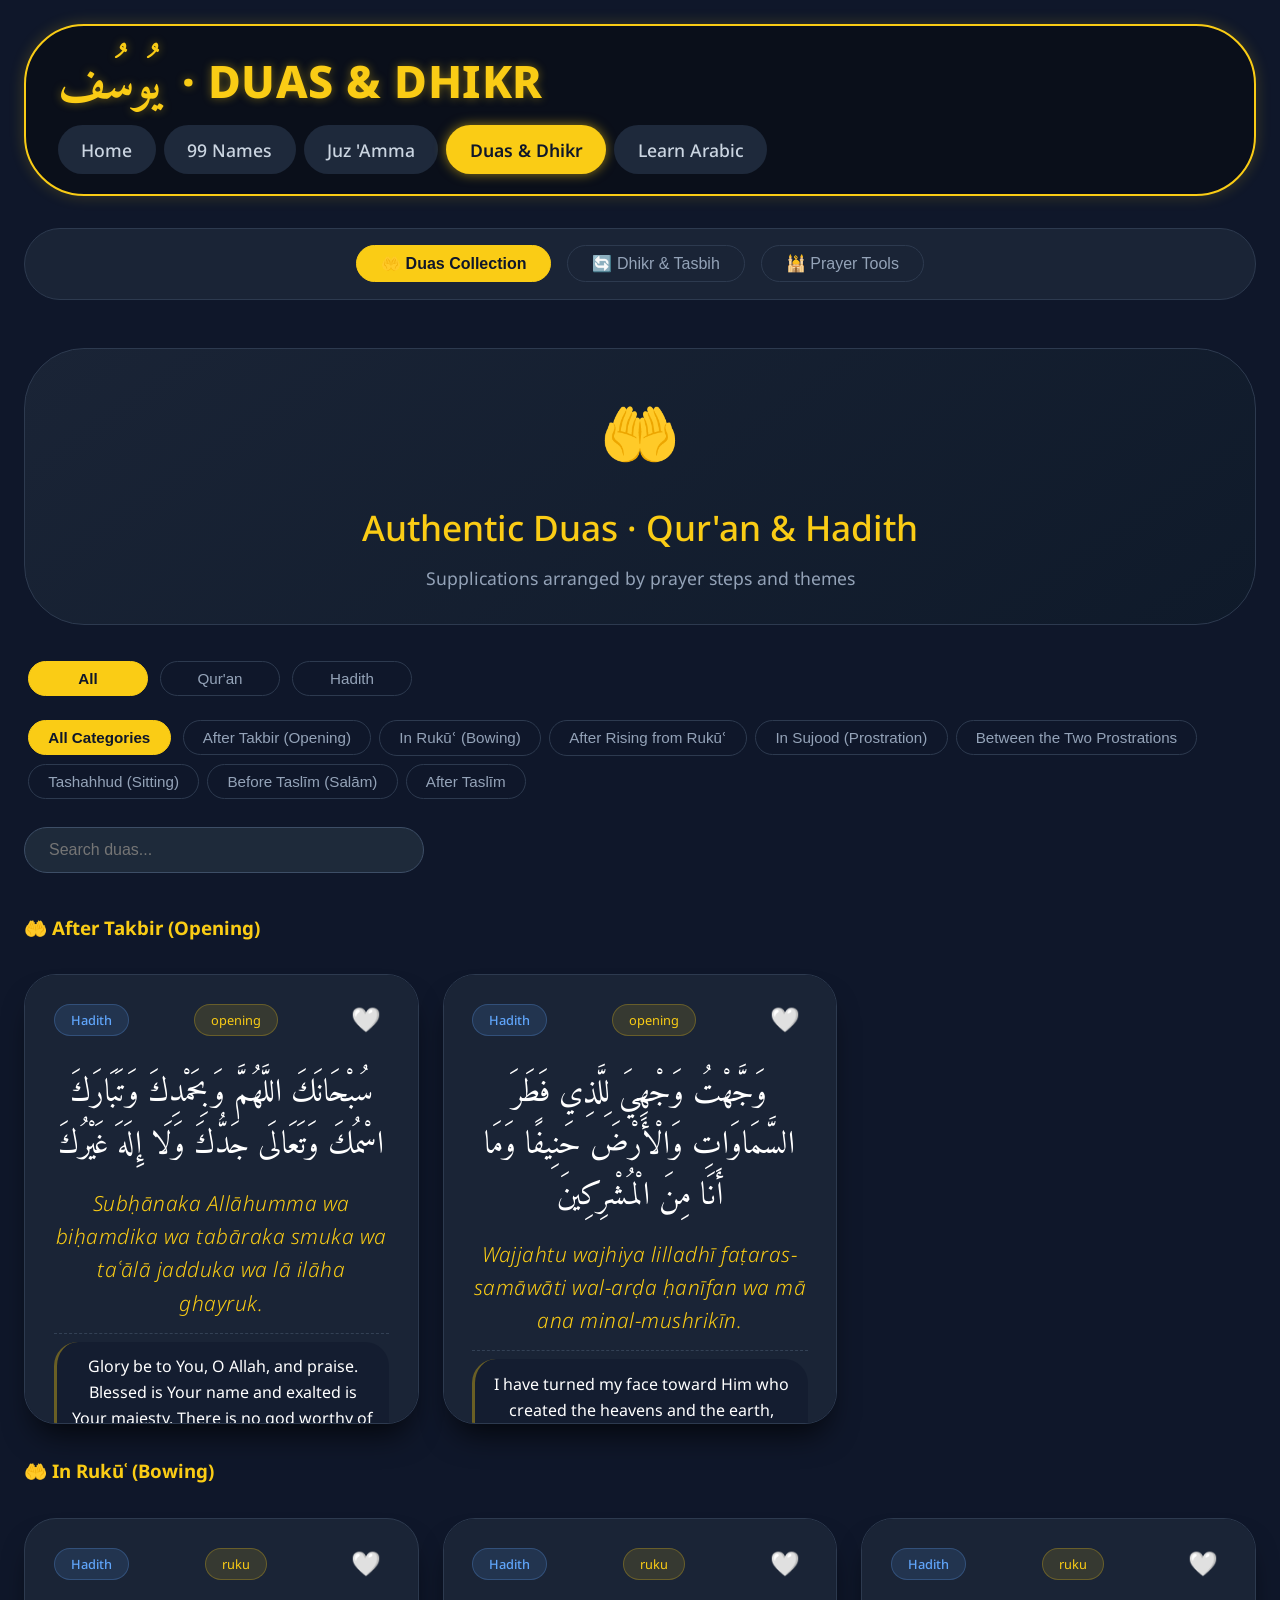
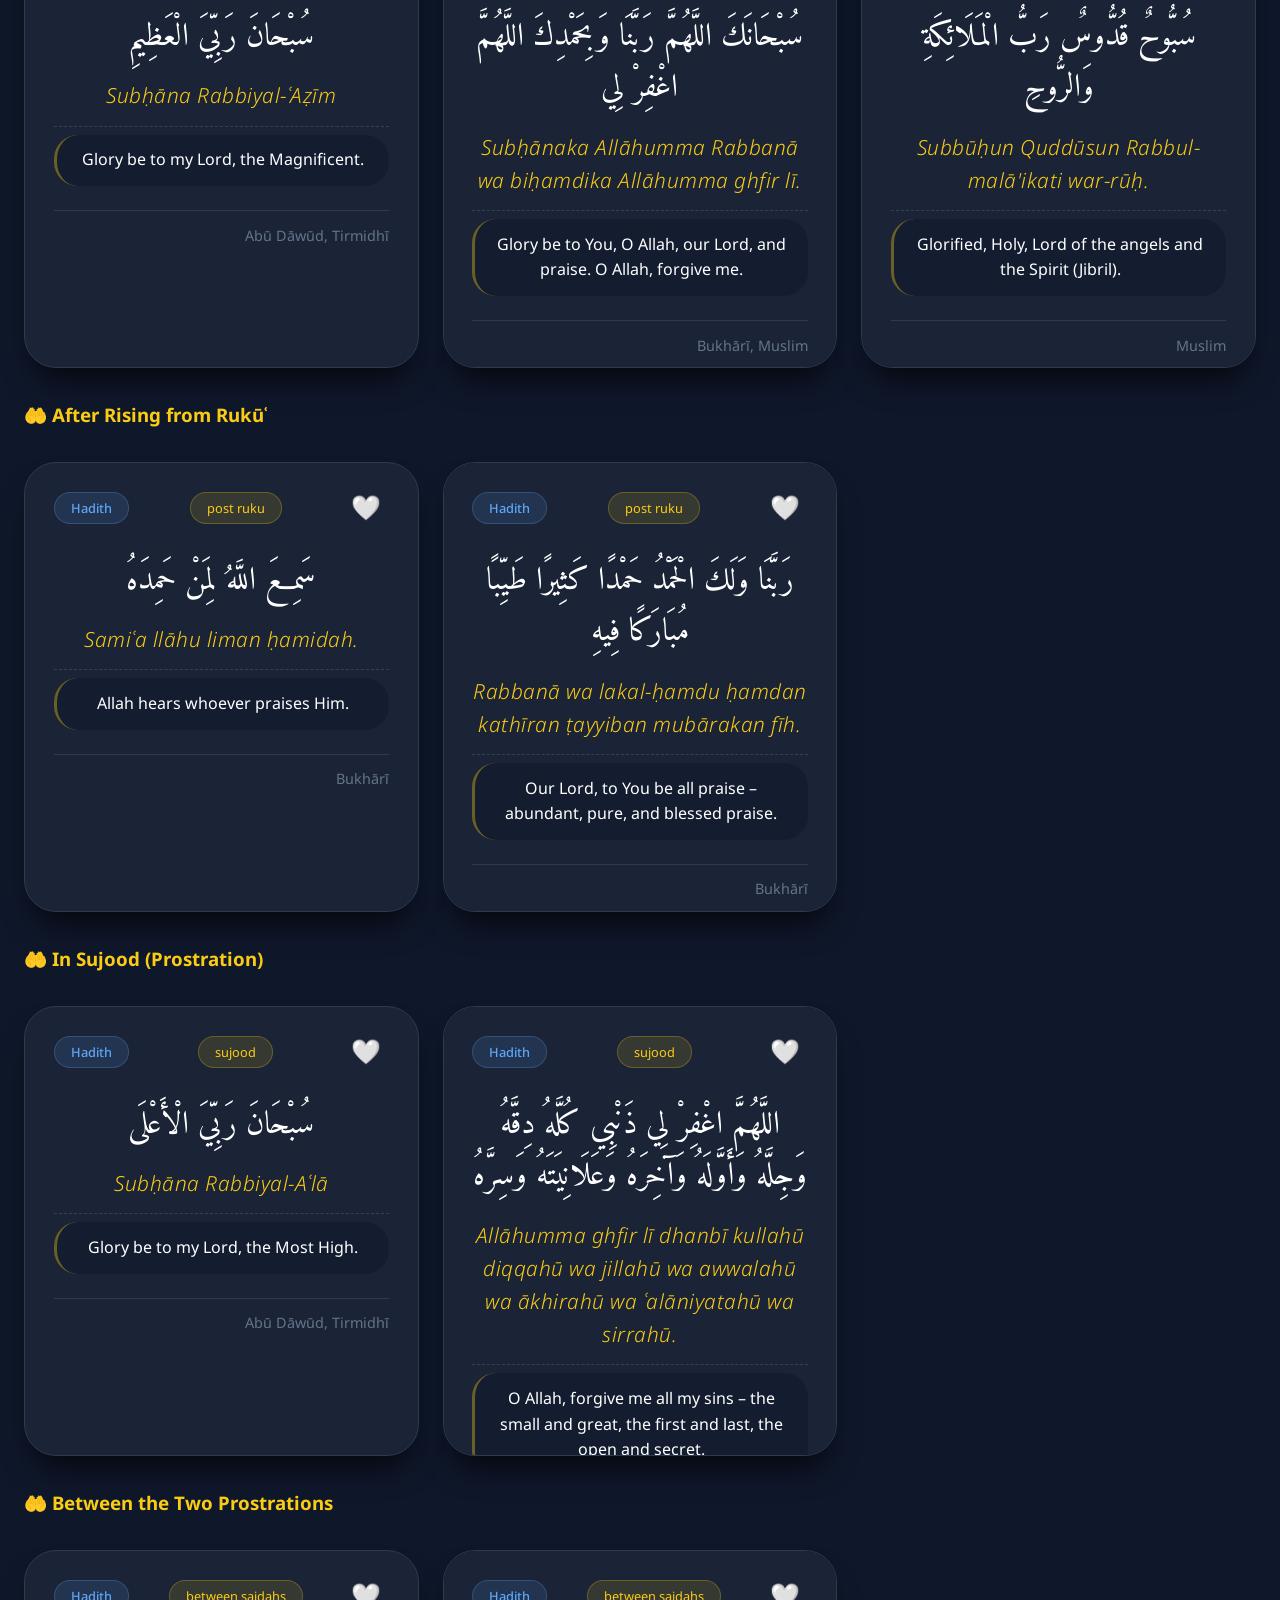
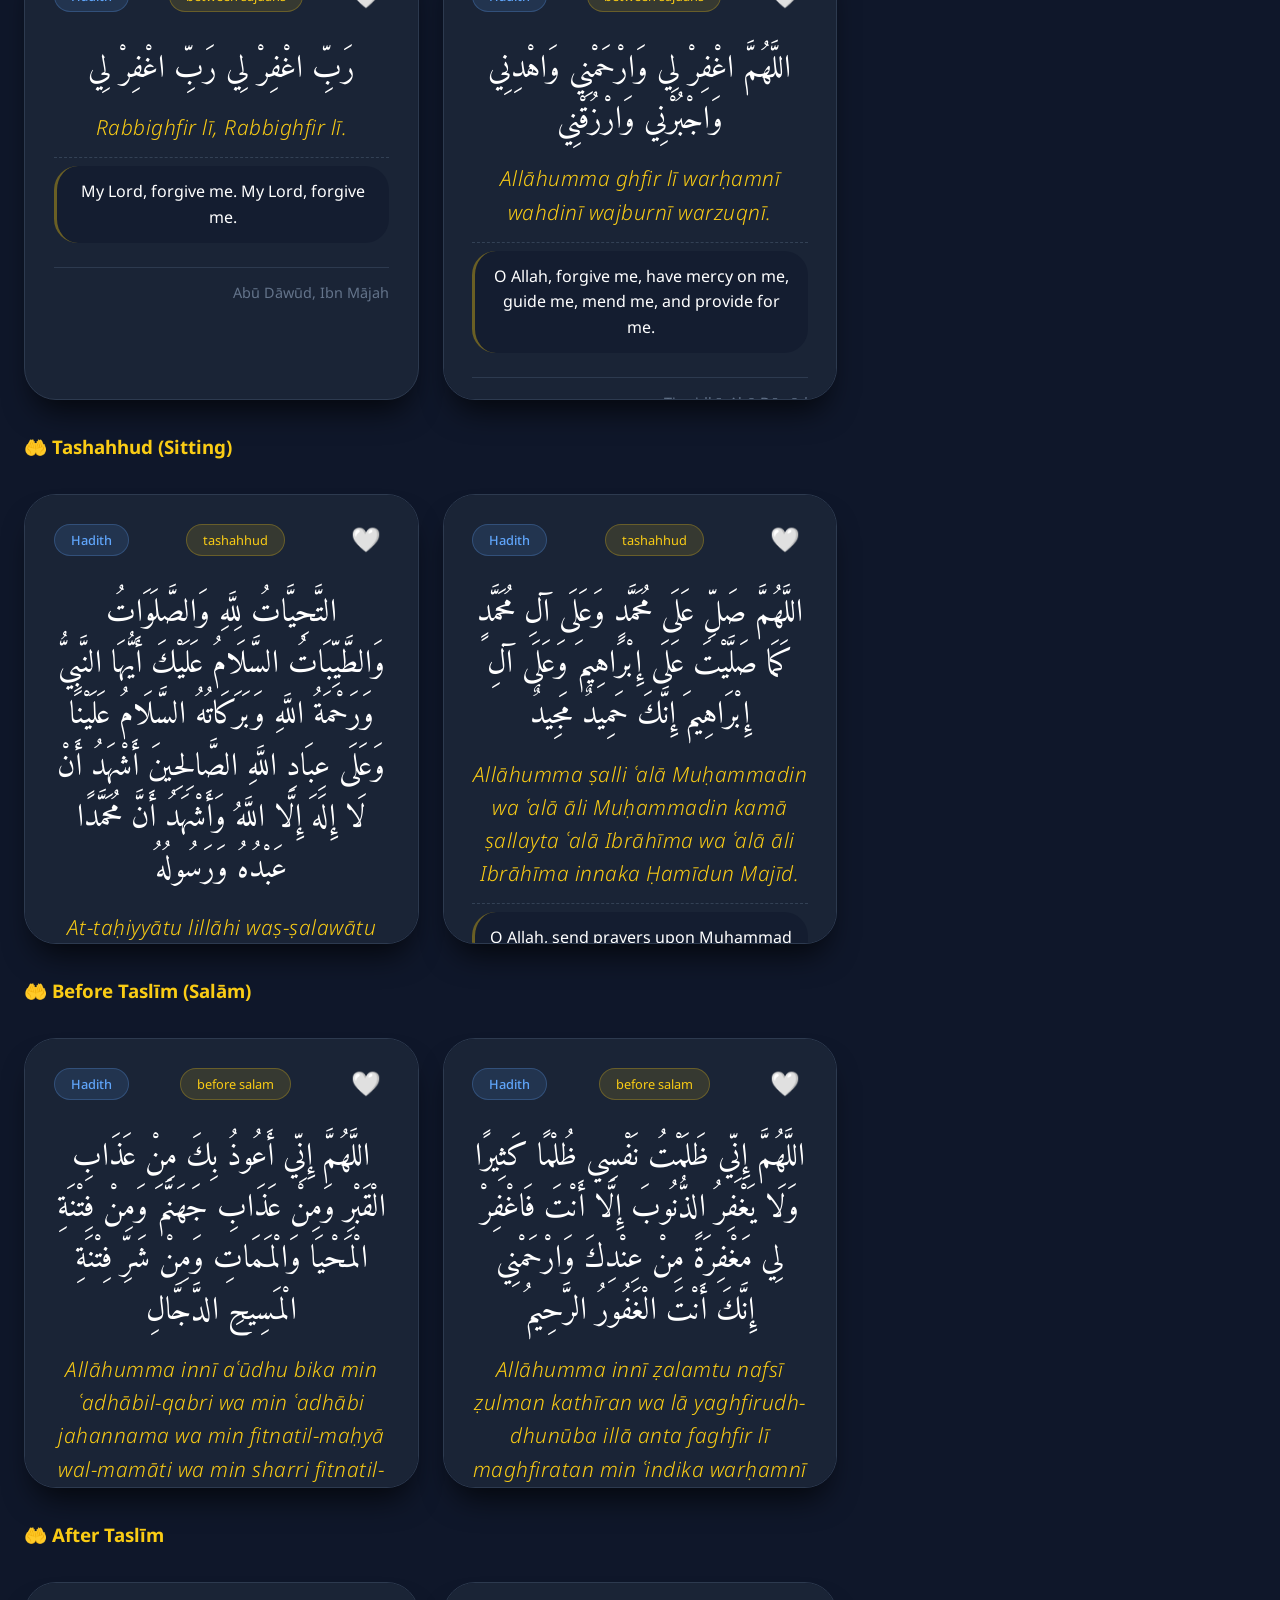
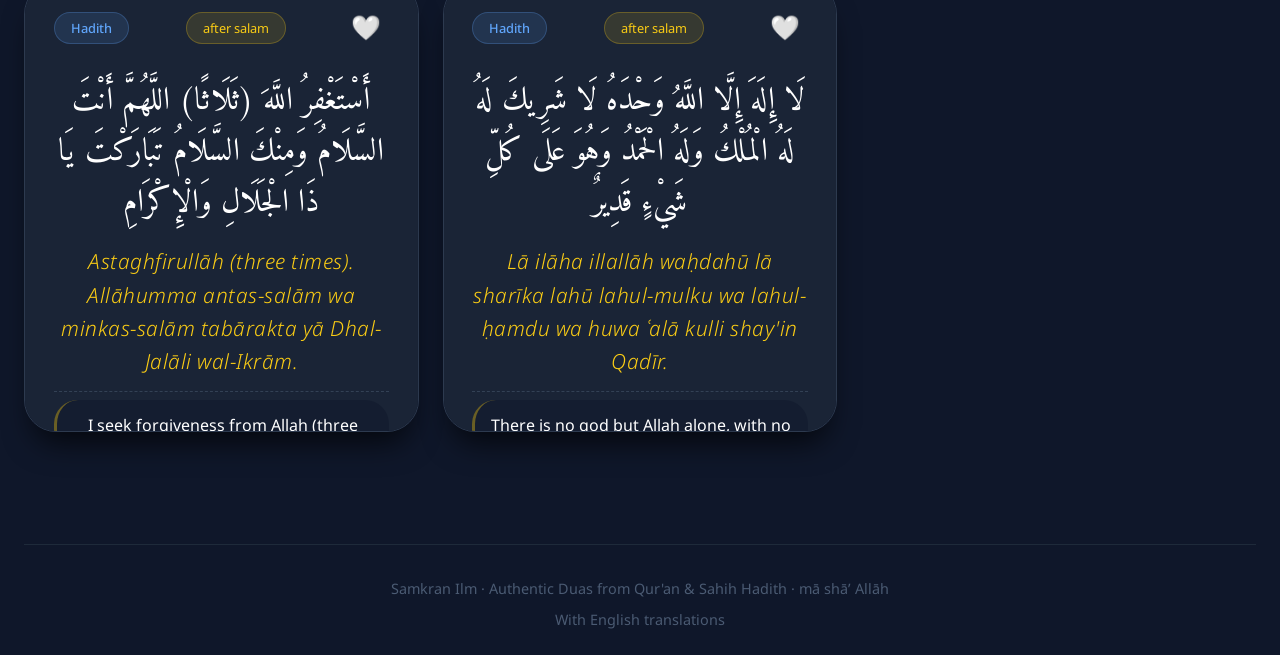
<file: dua-dhikr.html>
<!DOCTYPE html>
<html lang="en">
<head>
    <meta charset="UTF-8">
    <meta name="viewport" content="width=device-width, initial-scale=1.0">
    <title>Yusuf · Duas & Dhikr</title>
    <link rel="preconnect" href="https://fonts.googleapis.com">
    <link rel="preconnect" href="https://fonts.gstatic.com" crossorigin>
    <link href="https://fonts.googleapis.com/css2?family=Amiri:wght@400;700&family=Noto+Sans:ital,wght@0,400;0,500;0,600;1,300&display=swap" rel="stylesheet">
    <link rel="stylesheet" href="css/style.css">
    <style>
        /* ===== UNIFORM COLOR OVERRIDES ===== */
        /* Ensure all cards have the same dark navy background */
        .dua-card,
        .dhikr-card,
        .tool-card,
        .card,
        .name-card,
        .word-card,
        .stat-card,
        .root-card,
        .phrase-card,
        .sentence-card {
            background: #1a2436 !important;
            border: 1px solid #2d3a4f !important;
            box-shadow: 0 20px 30px -10px rgba(0, 0, 0, 0.7) !important;
        }

        .dua-card:hover,
        .dhikr-card:hover,
        .tool-card:hover,
        .card:hover,
        .name-card:hover,
        .word-card:hover,
        .stat-card:hover,
        .root-card:hover,
        .phrase-card:hover,
        .sentence-card:hover {
            border-color: #facc1550 !important;
            transform: translateY(-4px);
        }

        /* Main tab buttons – gold theme */
        .main-tab-btn {
            background: transparent !important;
            border: 1px solid #2d3a4f !important;
            color: #94a3b8 !important;
            padding: 0.5rem 1.5rem !important;
            border-radius: 30px !important;
            cursor: pointer;
            font-size: 1rem !important;
            margin: 0.25rem !important;
        }
        .main-tab-btn:hover {
            border-color: #facc15 !important;
            color: white !important;
            background: #2d3a4f !important;
        }
        .main-tab-btn.active {
            background: #facc15 !important;
            color: #0f172a !important;
            border-color: #facc15 !important;
            font-weight: 600 !important;
        }

        /* Filter buttons and category pills – match dhikr category buttons */
        .filter-btn,
        .category-pill,
        .dhikr-cat-btn {
            background: transparent !important;
            border: 1px solid #2d3a4f !important;
            color: #94a3b8 !important;
            padding: 0.5rem 1.2rem !important;
            border-radius: 30px !important;
            cursor: pointer;
            font-size: 0.95rem !important;
            transition: all 0.2s;
            margin: 0.25rem !important;
        }

        .filter-btn:hover,
        .category-pill:hover,
        .dhikr-cat-btn:hover {
            border-color: #facc15 !important;
            color: white !important;
            background: #2d3a4f !important;
        }

        .filter-btn.active,
        .category-pill.active,
        .dhikr-cat-btn.active {
            background: #facc15 !important;
            color: #0f172a !important;
            border-color: #facc15 !important;
            font-weight: 600 !important;
        }

        /* Search box consistent */
        .search-box {
            background: #1e2a3a !important;
            border: 1px solid #3d4e66 !important;
            border-radius: 60px;
            padding: 0.8rem 1.5rem;
            color: white;
            margin: 0.5rem 0 !important;
        }

        .search-box:focus {
            border-color: #facc15 !important;
        }

        /* Dua card text colors */
        .dua-card .arabic-text {
            color: white !important;
        }
        .dua-card .transliteration {
            color: #facc15 !important;
        }
        .dua-card .swahili-text {
            color: white !important;
            background: #0f172a80 !important;
            border-left: 3px solid #facc1560 !important;
        }
        .dua-card .reference {
            color: #64748b !important;
        }

        /* ===== DHIKR TAB SPECIFIC STYLING ===== */
        .dhikr-container {
            padding: 1rem 0;
        }

        /* Stats row */
        .dhikr-stats {
            background: #1a2436 !important;
            border: 1px solid #2d3a4f !important;
            border-radius: 60px;
            padding: 1.5rem;
            margin-bottom: 2rem !important;
            display: grid;
            grid-template-columns: repeat(3, 1fr);
            gap: 1rem;
        }
        .dhikr-stat-item {
            text-align: center;
        }
        .dhikr-stat-item .stat-number {
            color: #facc15 !important;
            font-size: 2rem;
            font-weight: 600;
            display: block;
        }
        .dhikr-stat-item .stat-label {
            color: #94a3b8 !important;
            font-size: 0.9rem;
        }

        /* Main dhikr card */
        .dhikr-main-card {
            background: #1a2436 !important;
            border: 1px solid #2d3a4f !important;
            border-radius: 40px;
            padding: 2rem;
            margin-bottom: 2rem !important;
        }

        /* Dhikr display text */
        .dhikr-display {
            text-align: center;
            margin-bottom: 2rem !important;
        }
        .dhikr-arabic {
            color: white !important;
            font-family: 'Amiri', serif;
            font-size: 2.5rem;
            margin-bottom: 0.5rem;
        }
        .dhikr-translit {
            color: #facc15 !important;
            font-size: 1.3rem;
            font-style: italic;
            margin-bottom: 0.5rem;
        }
        .dhikr-meaning {
            color: white !important;
            font-size: 1.1rem;
            margin-bottom: 0.5rem;
        }
        .dhikr-recommended {
            background: #facc1520 !important;
            color: #facc15 !important;
            border: 1px solid #facc1540 !important;
            border-radius: 30px;
            padding: 0.3rem 1rem;
            display: inline-block;
        }

        /* Counter section */
        .dhikr-counter-section {
            text-align: center;
            margin-bottom: 2rem !important;
        }
        .counter-large {
            display: flex;
            align-items: center;
            justify-content: center;
            gap: 2rem;
            margin: 1rem 0;
        }
        .counter-large .counter-btn {
            background: #facc15 !important;
            border: none;
            color: #0f172a !important;
            font-size: 2rem;
            width: 60px;
            height: 60px;
            border-radius: 50%;
            cursor: pointer;
            font-weight: bold;
            transition: 0.2s;
        }
        .counter-large .counter-btn:hover {
            background: #ffd966 !important;
            transform: scale(1.05);
        }
        .counter-large .counter-value {
            color: white !important;
            font-size: 3rem;
            font-weight: 600;
            min-width: 80px;
            text-align: center;
        }

        .counter-controls {
            display: flex;
            gap: 1rem;
            justify-content: center;
            margin: 1rem 0;
            flex-wrap: wrap;
        }
        .counter-control-btn {
            background: transparent !important;
            border: 1px solid #facc1540 !important;
            color: #cbd5e1 !important;
            padding: 0.5rem 1.5rem;
            border-radius: 30px;
            cursor: pointer;
            transition: 0.2s;
        }
        .counter-control-btn:hover {
            border-color: #facc15 !important;
            color: white !important;
            background: #2d3a4f !important;
        }

        .counter-presets {
            display: flex;
            gap: 1rem;
            justify-content: center;
            flex-wrap: wrap;
            margin: 1rem 0;
        }
        .preset-btn {
            background: transparent !important;
            border: 1px solid #facc1540 !important;
            color: #cbd5e1 !important;
            padding: 0.5rem 1.5rem;
            border-radius: 30px;
            cursor: pointer;
            transition: 0.2s;
        }
        .preset-btn:hover {
            border-color: #facc15 !important;
            color: white !important;
        }

        .progress-container {
            background: #2d3a4f !important;
            height: 8px;
            border-radius: 10px;
            overflow: hidden;
            margin: 1rem 0;
        }
        .progress-bar {
            background: linear-gradient(90deg, #facc15, #4ade80) !important;
            height: 100%;
            transition: width 0.3s;
        }

        /* Navigation */
        .dhikr-navigation {
            display: flex;
            justify-content: center;
            gap: 1rem;
            margin: 2rem 0 !important;
            flex-wrap: wrap;
        }
        .dhikr-navigation .nav-btn {
            background: #1e2a3a !important;
            border: 1px solid #facc1540 !important;
            color: white !important;
            padding: 0.6rem 2rem;
            border-radius: 40px;
            cursor: pointer;
            transition: 0.2s;
            min-width: 120px;
        }
        .dhikr-navigation .nav-btn:hover {
            background: #2a3a50 !important;
            border-color: #facc15 !important;
        }
        .dhikr-position {
            color: #94a3b8 !important;
            font-size: 1.1rem;
            align-self: center;
        }

        /* Category filters */
        .dhikr-categories {
            display: flex;
            gap: 0.5rem;
            flex-wrap: wrap;
            margin: 2rem 0 !important;
            justify-content: center;
        }

        /* Dhikr grid cards */
        .dhikr-grid {
            display: grid;
            grid-template-columns: repeat(auto-fill, minmax(200px, 1fr));
            gap: 1rem;
            margin-top: 2rem !important;
        }
        .dhikr-card {
            background: #1a2436 !important;
            border: 1px solid #2d3a4f !important;
            border-radius: 16px;
            padding: 1rem;
            text-align: center;
            cursor: pointer;
            transition: all 0.2s;
        }
        .dhikr-card:hover {
            border-color: #facc15 !important;
            transform: translateY(-3px);
        }
        .dhikr-card-arabic {
            font-family: 'Amiri', serif;
            font-size: 1.5rem;
            color: #facc15 !important;
            margin-bottom: 0.5rem;
        }
        .dhikr-card-meaning {
            font-size: 0.9rem;
            color: #94a3b8 !important;
            margin: 0.3rem 0;
        }
        .dhikr-card-count {
            font-size: 0.8rem;
            color: #e2e8f0 !important;
        }

        /* Header and section headers consistent – gold */
        .dua-header h2,
        .dhikr-header h2,
        .tools-header h2,
        .section-title {
            color: #facc15 !important;
        }

        /* Badges */
        .source-badge,
        .category-badge,
        .badge {
            background: #facc1520 !important;
            color: #facc15 !important;
            border: 1px solid #facc1540 !important;
        }
        .source-badge.quran {
            background: #4ade8020 !important;
            color: #4ade80 !important;
            border-color: #4ade8040 !important;
        }
        .source-badge.hadith {
            background: #60a5fa20 !important;
            color: #60a5fa !important;
            border-color: #60a5fa40 !important;
        }

        /* Favorite button */
        .favorite-btn {
            color: #64748b !important;
        }
        .favorite-btn.active {
            color: #f43f5e !important;
        }

        /* No results */
        .no-results {
            background: #1a2436 !important;
            border: 1px solid #2d3a4f !important;
        }

        /* ===== PRAYER TOOLS TAB READABILITY FIXES ===== */
        /* Month items */
        .month-item {
            background: #1e2a3a !important;
            padding: 0.5rem;
            border-radius: 8px;
            text-align: center;
            font-size: 0.95rem;
            border: 1px solid #2d3a4f !important;
            color: white !important;
        }

        /* Important dates list */
        .calendar-events li {
            color: white !important;
        }
        .calendar-events li span {
            color: #facc15 !important;
            margin-right: 0.5rem;
        }

        /* Prayer times grid */
        .prayer-times-grid {
            display: grid;
            grid-template-columns: repeat(auto-fit, minmax(100px, 1fr));
            gap: 0.5rem;
            margin: 1rem 0;
        }
        .prayer-times-grid div {
            background: #1e2a3a !important;
            padding: 0.8rem;
            border-radius: 8px;
            text-align: center;
            border: 1px solid #2d3a4f;
            color: white !important;
        }
        .prayer-times-grid div strong {
            color: #facc15 !important;
            display: block;
            margin-bottom: 0.25rem;
        }

        /* Rak'ah table */
        .rakaah-table {
            width: 100%;
            border-collapse: collapse;
            margin: 1rem 0;
            overflow-x: auto;
            display: block;
            color: white !important;
        }
        .rakaah-table th,
        .rakaah-table td {
            padding: 0.75rem;
            text-align: center;
            border: 1px solid #2d3a4f !important;
            color: white !important;
        }
        .rakaah-table th {
            background: #facc1520 !important;
            color: #facc15 !important;
            font-weight: 600;
        }

        /* Footnotes and calculation method */
        .calculation-method,
        .footnote {
            color: #94a3b8 !important;
            font-size: 0.85rem;
            margin-top: 0.5rem;
        }

        /* Additional calendar styles remain */
        .calendar-months {
            margin: 1.5rem 0;
        }
        .months-grid {
            display: grid;
            grid-template-columns: repeat(auto-fill, minmax(120px, 1fr));
            gap: 0.5rem;
            margin-top: 0.5rem;
        }
        .calendar-events ul {
            list-style: none;
            padding: 0;
        }

        /* ===== RESPONSIVE SPACING FIXES ===== */
        @media (max-width: 768px) {
            .dhikr-stats {
                grid-template-columns: 1fr;
                gap: 1rem;
            }
            .counter-large {
                gap: 1rem;
            }
            .counter-large .counter-btn {
                width: 50px;
                height: 50px;
                font-size: 1.5rem;
            }
            .counter-large .counter-value {
                font-size: 2.5rem;
                min-width: 60px;
            }
            .dhikr-navigation {
                flex-direction: column;
                align-items: center;
            }
            .dhikr-navigation .nav-btn {
                width: 100%;
                max-width: 200px;
            }
            .dhikr-grid {
                grid-template-columns: repeat(auto-fill, minmax(150px, 1fr));
            }
            .main-tab-btn {
                padding: 0.5rem 1rem !important;
                font-size: 0.9rem !important;
            }
        }

        @media (max-width: 480px) {
            .dhikr-main-card {
                padding: 1.5rem;
            }
            .counter-large {
                flex-wrap: wrap;
            }
            .counter-controls, .counter-presets {
                flex-direction: column;
                align-items: center;
            }
            .counter-control-btn, .preset-btn {
                width: 100%;
                max-width: 200px;
            }
            .dhikr-grid {
                grid-template-columns: 1fr;
            }
        }
    </style>
</head>
<body>
    <div class="container">
        <!-- Header -->
        <header class="header">
            <div class="logo">
                <h1><span class="arabic-logo">يُوسُف</span> · DUAS & DHIKR</h1>
            </div>
            <nav class="nav">
                <a href="index.html">Home</a>
                <a href="names.html">99 Names</a>
                <a href="juzAmma.html">Juz 'Amma</a>
                <a href="dua.html" class="active">Duas & Dhikr</a>
                <a href="arabic.html">Learn Arabic</a>
            </nav>
        </header>

        <!-- Main Tabs -->
        <div class="main-tabs-container">
            <button class="main-tab-btn active" data-main-tab="duas">🤲 Duas Collection</button>
            <button class="main-tab-btn" data-main-tab="dhikr">🔄 Dhikr & Tasbih</button>
            <button class="main-tab-btn" data-main-tab="tools">🕌 Prayer Tools</button>
        </div>

        <!-- DUAS TAB -->
        <div id="duas-tab" class="main-tab-content active">
            <div class="dua-container">
                <div class="dua-header">
                    <div class="header-icon">🤲</div>
                    <h2>Authentic Duas · Qur'an & Hadith</h2>
                    <p class="header-subtitle">Supplications arranged by prayer steps and themes</p>
                </div>
                <!-- Filter bar will be injected by JS -->
                <div id="dua-sections" class="dua-sections"></div>
                <div class="no-results hidden" id="noResults">
                    <div class="no-results-icon">🤲</div>
                    <h3>No duas found</h3>
                    <p>Try adjusting your search or filter</p>
                </div>
            </div>
        </div>

        <!-- DHIKR TAB -->
        <div id="dhikr-tab" class="main-tab-content hidden">
            <div class="dhikr-container">
                <div class="dhikr-header">
                    <div class="header-icon">🔄</div>
                    <h2>Dhikr & Tasbih · أذكار وتسبيح</h2>
                    <p class="header-subtitle">Authentic remembrances with digital tasbih counter</p>
                </div>
                <div class="dhikr-stats">
                    <div class="dhikr-stat-item">
                        <span class="stat-number" id="totalDhikr">0</span>
                        <span class="stat-label">Total Dhikr</span>
                    </div>
                    <div class="dhikr-stat-item">
                        <span class="stat-number" id="sessionCount">0</span>
                        <span class="stat-label">This Session</span>
                    </div>
                    <div class="dhikr-stat-item">
                        <span class="stat-number" id="totalCount">0</span>
                        <span class="stat-label">Total Counts</span>
                    </div>
                </div>
                <div class="dhikr-main-card">
                    <div class="dhikr-display">
                        <div class="dhikr-arabic" id="dhikrArabic">سُبْحَانَ اللَّهِ</div>
                        <div class="dhikr-translit" id="dhikrTranslit">SubḥānAllāh</div>
                        <div class="dhikr-meaning" id="dhikrMeaning">Glory be to Allah</div>
                        <div class="dhikr-recommended" id="dhikrRecommended">Recommended: 33 times</div>
                    </div>
                    <div class="dhikr-counter-section">
                        <div class="counter-large">
                            <button class="counter-btn minus" id="counterDecrement">−</button>
                            <span class="counter-value" id="counterValue">0</span>
                            <button class="counter-btn plus" id="counterIncrement">+</button>
                        </div>
                        <div class="counter-controls">
                            <button class="counter-control-btn" id="counterReset">↺ Reset</button>
                            <button class="counter-control-btn" id="counterSave">💾 Save</button>
                        </div>
                        <div class="counter-presets">
                            <button class="preset-btn" data-preset="33">33</button>
                            <button class="preset-btn" data-preset="100">100</button>
                            <button class="preset-btn" data-preset="300">300</button>
                            <button class="preset-btn" data-preset="1000">1000</button>
                        </div>
                    </div>
                    <div class="progress-container">
                        <div class="progress-bar" id="progressBar" style="width: 0%"></div>
                    </div>
                </div>
                <div class="dhikr-navigation">
                    <button class="nav-btn" id="prevDhikr">← Previous</button>
                    <span class="dhikr-position" id="dhikrPosition">1 / 20</span>
                    <button class="nav-btn" id="nextDhikr">Next →</button>
                </div>
                <div class="dhikr-categories">
                    <button class="dhikr-cat-btn active" data-cat="all">All</button>
                    <button class="dhikr-cat-btn" data-cat="morning">🌅 Morning</button>
                    <button class="dhikr-cat-btn" data-cat="evening">🌙 Evening</button>
                    <button class="dhikr-cat-btn" data-cat="praise">⭐ Praise</button>
                    <button class="dhikr-cat-btn" data-cat="forgiveness">🤲 Forgiveness</button>
                    <button class="dhikr-cat-btn" data-cat="protection">🛡️ Protection</button>
                </div>
                <div class="dhikr-grid" id="dhikrGrid"></div>
            </div>
        </div>

        <!-- TOOLS TAB (Islamic Calendar - Months & Important Dates only) -->
        <div id="tools-tab" class="main-tab-content hidden">
            <div class="tools-container">
                <div class="tools-header">
                    <div class="header-icon">🕌</div>
                    <h2>Prayer Tools</h2>
                    <p class="header-subtitle">Islamic calendar, prayer times, and rak'ah guide</p>
                </div>
                
                <!-- Islamic Calendar Card (Months & Important Dates only) -->
                <div class="tool-card">
                    <h3>📅 Islamic Calendar</h3>
                    
                    <div class="calendar-months">
                        <h4 style="color: #facc15; margin-bottom: 0.5rem;">Months of the Hijri Year</h4>
                        <div class="months-grid" id="islamicMonths"></div>
                    </div>
                    
                    <div class="calendar-events">
                        <h4 style="color: #facc15; margin-bottom: 0.5rem;">Important Dates</h4>
                        <ul id="importantDays">
                            <!-- Will be populated by JS -->
                        </ul>
                    </div>
                </div>

                <!-- Prayer Times Card -->
                <div class="tool-card">
                    <h3>🕋 Prayer Times</h3>
                    <div class="prayer-times-grid" id="prayerTimes"></div>
                    <p class="calculation-method">* Based on your location (requires permission)</p>
                </div>

                <!-- Rak'ah Guide Card -->
                <div class="tool-card">
                    <h3>📖 Rak'ah Guide (Obligatory & Sunnah)</h3>
                    <table class="rakaah-table">
                        <thead>
                            <tr><th>Prayer</th><th>Sunnah Before</th><th>Fard</th><th>Sunnah After</th><th>Total</th></tr>
                        </thead>
                        <tbody>
                            <tr><td>Fajr</td><td>2</td><td>2</td><td>-</td><td>4</td></tr>
                            <tr><td>Dhuhr</td><td>4</td><td>4</td><td>2</td><td>10</td></tr>
                            <tr><td>Asr</td><td>4*</td><td>4</td><td>-</td><td>8</td></tr>
                            <tr><td>Maghrib</td><td>-</td><td>3</td><td>2</td><td>5</td></tr>
                            <tr><td>Isha</td><td>2</td><td>4</td><td>2 + Witr</td><td>9</td></tr>
                        </tbody>
                    </table>
                    <p class="footnote">* Optional but highly recommended</p>
                </div>
            </div>
        </div>

        <!-- Footer -->
        <footer class="footer">
            <p>Samkran Ilm · Authentic Duas from Qur'an & Sahih Hadith · mā shā’ Allāh</p>
            <p style="margin-top: 0.5rem;">With English translations</p>
        </footer>
    </div>

    <!-- All JavaScript (inline) -->
    <script>
        // ========== MAIN TAB SWITCHING ==========
        const mainTabBtns = document.querySelectorAll('.main-tab-btn');
        const mainTabs = document.querySelectorAll('.main-tab-content');

        mainTabBtns.forEach(btn => {
            btn.addEventListener('click', () => {
                const tabId = btn.dataset.mainTab;
                mainTabBtns.forEach(b => b.classList.remove('active'));
                btn.classList.add('active');
                mainTabs.forEach(tab => tab.classList.add('hidden'));
                document.getElementById(`${tabId}-tab`).classList.remove('hidden');
            });
        });

        // ========== DUAS DATA ==========
        const duasData = [
            // After Takbir (Opening)
            { arabic: "سُبْحَانَكَ اللَّهُمَّ وَبِحَمْدِكَ وَتَبَارَكَ اسْمُكَ وَتَعَالَى جَدُّكَ وَلَا إِلَهَ غَيْرُكَ", transliteration: "Subḥānaka Allāhumma wa biḥamdika wa tabāraka smuka wa taʿālā jadduka wa lā ilāha ghayruk.", translation: "Glory be to You, O Allah, and praise. Blessed is Your name and exalted is Your majesty. There is no god worthy of worship except You.", source: "hadith", reference: "Tirmidhī, Abū Dāwūd", category: "opening" },
            { arabic: "وَجَّهْتُ وَجْهِيَ لِلَّذِي فَطَرَ السَّمَاوَاتِ وَالْأَرْضَ حَنِيفًا وَمَا أَنَا مِنَ الْمُشْرِكِينَ", transliteration: "Wajjahtu wajhiya lilladhī faṭaras-samāwāti wal-arḍa ḥanīfan wa mā ana minal-mushrikīn.", translation: "I have turned my face toward Him who created the heavens and the earth, inclining toward truth, and I am not of those who associate others with Allah.", source: "hadith", reference: "Muslim", category: "opening" },
            // Ruku
            { arabic: "سُبْحَانَ رَبِّيَ الْعَظِيمِ", transliteration: "Subḥāna Rabbiyal-ʿAẓīm", translation: "Glory be to my Lord, the Magnificent.", source: "hadith", reference: "Abū Dāwūd, Tirmidhī", category: "ruku" },
            { arabic: "سُبْحَانَكَ اللَّهُمَّ رَبَّنَا وَبِحَمْدِكَ اللَّهُمَّ اغْفِرْ لِي", transliteration: "Subḥānaka Allāhumma Rabbanā wa biḥamdika Allāhumma ghfir lī.", translation: "Glory be to You, O Allah, our Lord, and praise. O Allah, forgive me.", source: "hadith", reference: "Bukhārī, Muslim", category: "ruku" },
            { arabic: "سُبُّوحٌ قُدُّوسٌ رَبُّ الْمَلَائِكَةِ وَالرُّوحِ", transliteration: "Subbūḥun Quddūsun Rabbul-malā'ikati war-rūḥ.", translation: "Glorified, Holy, Lord of the angels and the Spirit (Jibril).", source: "hadith", reference: "Muslim", category: "ruku" },
            // Post-Ruku
            { arabic: "سَمِعَ اللَّهُ لِمَنْ حَمِدَهُ", transliteration: "Samiʿa llāhu liman ḥamidah.", translation: "Allah hears whoever praises Him.", source: "hadith", reference: "Bukhārī", category: "post-ruku" },
            { arabic: "رَبَّنَا وَلَكَ الْحَمْدُ حَمْدًا كَثِيرًا طَيِّبًا مُبَارَكًا فِيهِ", transliteration: "Rabbanā wa lakal-ḥamdu ḥamdan kathīran ṭayyiban mubārakan fīh.", translation: "Our Lord, to You be all praise – abundant, pure, and blessed praise.", source: "hadith", reference: "Bukhārī", category: "post-ruku" },
            // Sujood
            { arabic: "سُبْحَانَ رَبِّيَ الْأَعْلَى", transliteration: "Subḥāna Rabbiyal-Aʿlā", translation: "Glory be to my Lord, the Most High.", source: "hadith", reference: "Abū Dāwūd, Tirmidhī", category: "sujood" },
            { arabic: "اللَّهُمَّ اغْفِرْ لِي ذَنْبِي كُلَّهُ دِقَّهُ وَجِلَّهُ وَأَوَّلَهُ وَآخِرَهُ وَعَلَانِيَتَهُ وَسِرَّهُ", transliteration: "Allāhumma ghfir lī dhanbī kullahū diqqahū wa jillahū wa awwalahū wa ākhirahū wa ʿalāniyatahū wa sirrahū.", translation: "O Allah, forgive me all my sins – the small and great, the first and last, the open and secret.", source: "hadith", reference: "Muslim", category: "sujood" },
            // Between prostrations
            { arabic: "رَبِّ اغْفِرْ لِي رَبِّ اغْفِرْ لِي", transliteration: "Rabbighfir lī, Rabbighfir lī.", translation: "My Lord, forgive me. My Lord, forgive me.", source: "hadith", reference: "Abū Dāwūd, Ibn Mājah", category: "between-sajdahs" },
            { arabic: "اللَّهُمَّ اغْفِرْ لِي وَارْحَمْنِي وَاهْدِنِي وَاجْبُرْنِي وَارْزُقْنِي", transliteration: "Allāhumma ghfir lī warḥamnī wahdinī wajburnī warzuqnī.", translation: "O Allah, forgive me, have mercy on me, guide me, mend me, and provide for me.", source: "hadith", reference: "Tirmidhī, Abū Dāwūd", category: "between-sajdahs" },
            // Tashahhud
            { arabic: "التَّحِيَّاتُ لِلَّهِ وَالصَّلَوَاتُ وَالطَّيِّبَاتُ السَّلَامُ عَلَيْكَ أَيُّهَا النَّبِيُّ وَرَحْمَةُ اللَّهِ وَبَرَكَاتُهُ السَّلَامُ عَلَيْنَا وَعَلَى عِبَادِ اللَّهِ الصَّالِحِينَ أَشْهَدُ أَنْ لَا إِلَهَ إِلَّا اللَّهُ وَأَشْهَدُ أَنَّ مُحَمَّدًا عَبْدُهُ وَرَسُولُهُ", transliteration: "At-taḥiyyātu lillāhi waṣ-ṣalawātu waṭ-ṭayyibātu. As-salāmu ʿalayka ayyuhan-nabiyyu wa raḥmatullāhi wa barakātuh. As-salāmu ʿalaynā wa ʿalā ʿibādillāhiṣ-ṣāliḥīn. Ashhadu allā ilāha illallāh wa ashhadu anna Muḥammadan ʿabduhū wa rasūluh.", translation: "All greetings, prayers, and pure words are for Allah. Peace be upon you, O Prophet, and the mercy of Allah and His blessings. Peace be upon us and upon the righteous servants of Allah. I bear witness that there is no god but Allah, and I bear witness that Muhammad is His servant and Messenger.", source: "hadith", reference: "Bukhārī, Muslim", category: "tashahhud" },
            { arabic: "اللَّهُمَّ صَلِّ عَلَى مُحَمَّدٍ وَعَلَى آلِ مُحَمَّدٍ كَمَا صَلَّيْتَ عَلَى إِبْرَاهِيمَ وَعَلَى آلِ إِبْرَاهِيمَ إِنَّكَ حَمِيدٌ مَجِيدٌ", transliteration: "Allāhumma ṣalli ʿalā Muḥammadin wa ʿalā āli Muḥammadin kamā ṣallayta ʿalā Ibrāhīma wa ʿalā āli Ibrāhīma innaka Ḥamīdun Majīd.", translation: "O Allah, send prayers upon Muhammad and the family of Muhammad, as You sent prayers upon Ibrahim and the family of Ibrahim. Indeed, You are Praiseworthy, Glorious.", source: "hadith", reference: "Bukhārī", category: "tashahhud" },
            // Before Salam
            { arabic: "اللَّهُمَّ إِنِّي أَعُوذُ بِكَ مِنْ عَذَابِ الْقَبْرِ وَمِنْ عَذَابِ جَهَنَّمَ وَمِنْ فِتْنَةِ الْمَحْيَا وَالْمَمَاتِ وَمِنْ شَرِّ فِتْنَةِ الْمَسِيحِ الدَّجَّالِ", transliteration: "Allāhumma innī aʿūdhu bika min ʿadhābil-qabri wa min ʿadhābi jahannama wa min fitnatil-maḥyā wal-mamāti wa min sharri fitnatil-masīḥid-dajjāl.", translation: "O Allah, I seek refuge with You from the punishment of the grave, from the punishment of Hellfire, from the trials of life and death, and from the evil of the trial of the False Messiah (Dajjal).", source: "hadith", reference: "Muslim", category: "before-salam" },
            { arabic: "اللَّهُمَّ إِنِّي ظَلَمْتُ نَفْسِي ظُلْمًا كَثِيرًا وَلَا يَغْفِرُ الذُّنُوبَ إِلَّا أَنْتَ فَاغْفِرْ لِي مَغْفِرَةً مِنْ عِنْدِكَ وَارْحَمْنِي إِنَّكَ أَنْتَ الْغَفُورُ الرَّحِيمُ", transliteration: "Allāhumma innī ẓalamtu nafsī ẓulman kathīran wa lā yaghfirudh-dhunūba illā anta faghfir lī maghfiratan min ʿindika warḥamnī innaka antal-Ghafūrur-Raḥīm.", translation: "O Allah, I have greatly wronged myself, and none forgives sins but You. So grant me forgiveness from You and have mercy on me. Indeed, You are the Oft-Forgiving, the Most Merciful.", source: "hadith", reference: "Bukhārī, Muslim", category: "before-salam" },
            // After Salam
            { arabic: "أَسْتَغْفِرُ اللَّهَ (ثَلَاثًا) اللَّهُمَّ أَنْتَ السَّلَامُ وَمِنْكَ السَّلَامُ تَبَارَكْتَ يَا ذَا الْجَلَالِ وَالْإِكْرَامِ", transliteration: "Astaghfirullāh (three times). Allāhumma antas-salām wa minkas-salām tabārakta yā Dhal-Jalāli wal-Ikrām.", translation: "I seek forgiveness from Allah (three times). O Allah, You are Peace and from You comes peace. Blessed are You, O Possessor of Majesty and Honor.", source: "hadith", reference: "Muslim", category: "after-salam" },
            { arabic: "لَا إِلَهَ إِلَّا اللَّهُ وَحْدَهُ لَا شَرِيكَ لَهُ لَهُ الْمُلْكُ وَلَهُ الْحَمْدُ وَهُوَ عَلَى كُلِّ شَيْءٍ قَدِيرٌ", transliteration: "Lā ilāha illallāh waḥdahū lā sharīka lahū lahul-mulku wa lahul-ḥamdu wa huwa ʿalā kulli shay'in Qadīr.", translation: "There is no god but Allah alone, with no partner. His is the dominion and His is the praise, and He is over all things competent.", source: "hadith", reference: "Muslim", category: "after-salam" }
        ];

        const duaCategories = {
            opening: "After Takbir (Opening)",
            ruku: "In Rukūʿ (Bowing)",
            "post-ruku": "After Rising from Rukūʿ",
            sujood: "In Sujood (Prostration)",
            "between-sajdahs": "Between the Two Prostrations",
            tashahhud: "Tashahhud (Sitting)",
            "before-salam": "Before Taslīm (Salām)",
            "after-salam": "After Taslīm"
        };

        // ========== DUAS LOGIC ==========
        (function initDuas() {
            const duasContainer = document.getElementById('dua-sections');
            const noResultsDiv = document.getElementById('noResults');
            let currentSourceFilter = 'all';
            let currentCategoryFilter = 'all';
            let currentSearchTerm = '';
            let favorites = JSON.parse(localStorage.getItem('duaFavorites') || '[]');

            // Create filter bar
            const duaContainer = document.querySelector('.dua-container');
            if (!document.querySelector('.filter-bar')) {
                const filterBar = document.createElement('div');
                filterBar.className = 'filter-bar';
                filterBar.innerHTML = `
                    <div class="filter-buttons">
                        <button class="filter-btn active" data-source="all">All</button>
                        <button class="filter-btn" data-source="quran">Qur'an</button>
                        <button class="filter-btn" data-source="hadith">Hadith</button>
                    </div>
                    <div class="category-pills" id="categoryPills">
                        <button class="category-pill active" data-cat="all">All Categories</button>
                        ${Object.entries(duaCategories).map(([key, label]) => `<button class="category-pill" data-cat="${key}">${label}</button>`).join('')}
                    </div>
                    <input type="text" class="search-box" placeholder="Search duas..." id="duaSearch">
                `;
                duaContainer.insertBefore(filterBar, duasContainer);
            }

            function matchesFilters(dua) {
                if (currentSourceFilter !== 'all' && dua.source !== currentSourceFilter) return false;
                if (currentCategoryFilter !== 'all' && dua.category !== currentCategoryFilter) return false;
                if (currentSearchTerm) {
                    const term = currentSearchTerm.toLowerCase();
                    return dua.arabic.includes(term) || dua.transliteration.toLowerCase().includes(term) || dua.translation.toLowerCase().includes(term) || dua.reference.toLowerCase().includes(term);
                }
                return true;
            }

            function renderDuas() {
                const filtered = duasData.filter(matchesFilters);
                if (filtered.length === 0) {
                    duasContainer.innerHTML = '';
                    noResultsDiv.classList.remove('hidden');
                    return;
                }
                noResultsDiv.classList.add('hidden');

                // Group by category
                const grouped = {};
                filtered.forEach(dua => {
                    if (!grouped[dua.category]) grouped[dua.category] = [];
                    grouped[dua.category].push(dua);
                });

                let html = '<div class="dua-sections">';
                for (const [catKey, duas] of Object.entries(grouped)) {
                    const title = duaCategories[catKey] || catKey;
                    html += `<div class="dua-section"><h3 class="section-title">🤲 ${title}</h3><div class="duas-grid">`;
                    duas.forEach(dua => {
                        const isFav = favorites.includes(dua.arabic);
                        html += `
                            <div class="dua-card" data-arabic="${dua.arabic}">
                                <div class="card-badges">
                                    <span class="source-badge ${dua.source}">${dua.source === 'quran' ? 'Qur\'an' : 'Hadith'}</span>
                                    <span class="category-badge">${dua.category.replace('-', ' ')}</span>
                                    <button class="favorite-btn ${isFav ? 'active' : ''}" title="Add to favorites">${isFav ? '❤️' : '🤍'}</button>
                                </div>
                                <div class="arabic-text">${dua.arabic}</div>
                                <div class="transliteration">${dua.transliteration}</div>
                                <div class="swahili-text">${dua.translation}</div>
                                <div class="reference">${dua.reference}</div>
                            </div>
                        `;
                    });
                    html += '</div></div>';
                }
                html += '</div>';
                duasContainer.innerHTML = html;

                // Favorite buttons
                document.querySelectorAll('.favorite-btn').forEach(btn => {
                    btn.addEventListener('click', function(e) {
                        e.stopPropagation();
                        const card = this.closest('.dua-card');
                        const arabic = card.dataset.arabic;
                        if (favorites.includes(arabic)) {
                            favorites = favorites.filter(f => f !== arabic);
                            this.textContent = '🤍';
                            this.classList.remove('active');
                        } else {
                            favorites.push(arabic);
                            this.textContent = '❤️';
                            this.classList.add('active');
                        }
                        localStorage.setItem('duaFavorites', JSON.stringify(favorites));
                    });
                });
            }

            // Filter listeners
            document.querySelectorAll('.filter-btn').forEach(btn => {
                btn.addEventListener('click', function() {
                    document.querySelectorAll('.filter-btn').forEach(b => b.classList.remove('active'));
                    this.classList.add('active');
                    currentSourceFilter = this.dataset.source;
                    renderDuas();
                });
            });

            document.querySelectorAll('.category-pill').forEach(pill => {
                pill.addEventListener('click', function() {
                    document.querySelectorAll('.category-pill').forEach(p => p.classList.remove('active'));
                    this.classList.add('active');
                    currentCategoryFilter = this.dataset.cat;
                    renderDuas();
                });
            });

            const searchInput = document.getElementById('duaSearch');
            if (searchInput) {
                searchInput.addEventListener('input', function() {
                    currentSearchTerm = this.value;
                    renderDuas();
                });
            }

            renderDuas();
        })();

        // ========== DHIKR DATA & LOGIC ==========
        const dhikrList = [
            { arabic: "سُبْحَانَ اللَّهِ", translit: "SubḥānAllāh", meaning: "Glory be to Allah", recommended: 33, category: "praise" },
            { arabic: "الْحَمْدُ لِلَّهِ", translit: "Alḥamdulillāh", meaning: "All praise is for Allah", recommended: 33, category: "praise" },
            { arabic: "اللَّهُ أَكْبَرُ", translit: "Allāhu Akbar", meaning: "Allah is the Greatest", recommended: 34, category: "praise" },
            { arabic: "لَا إِلَهَ إِلَّا اللَّهُ", translit: "Lā ilāha illallāh", meaning: "There is no god but Allah", recommended: 100, category: "praise" },
            { arabic: "أَسْتَغْفِرُ اللَّهَ", translit: "Astaghfirullāh", meaning: "I seek forgiveness from Allah", recommended: 100, category: "forgiveness" },
            { arabic: "اللَّهُمَّ صَلِّ عَلَى مُحَمَّدٍ", translit: "Allāhumma ṣalli ʿalā Muḥammad", meaning: "O Allah, send peace upon Muhammad", recommended: 10, category: "praise" },
            { arabic: "لَا حَوْلَ وَلَا قُوَّةَ إِلَّا بِاللَّهِ", translit: "Lā ḥawla wa lā quwwata illā billāh", meaning: "There is no power nor strength except with Allah", recommended: 100, category: "protection" },
            { arabic: "سُبْحَانَ اللَّهِ وَبِحَمْدِهِ", translit: "SubḥānAllāhi wa biḥamdih", meaning: "Glory and praise be to Allah", recommended: 100, category: "morning" },
            { arabic: "أَعُوذُ بِاللَّهِ مِنَ الشَّيْطَانِ الرَّجِيمِ", translit: "Aʿūdhu billāhi minash-shayṭānir-rajīm", meaning: "I seek refuge with Allah from the accursed devil", recommended: 3, category: "protection" },
            { arabic: "بِسْمِ اللَّهِ الرَّحْمَنِ الرَّحِيمِ", translit: "Bismillāhir-raḥmānir-raḥīm", meaning: "In the name of Allah, the Most Gracious, the Most Merciful", recommended: 1, category: "morning" },
            { arabic: "اللَّهُمَّ أَجِرْنِي مِنَ النَّارِ", translit: "Allāhumma ajirnī minan-nār", meaning: "O Allah, save me from the Fire", recommended: 7, category: "evening" },
            { arabic: "رَبِّ اغْفِرْ لِي وَتُبْ عَلَيَّ", translit: "Rabbighfir lī wa tub ʿalayya", meaning: "My Lord, forgive me and accept my repentance", recommended: 100, category: "forgiveness" },
            { arabic: "يَا حَيُّ يَا قَيُّومُ", translit: "Yā Ḥayyu yā Qayyūm", meaning: "O Ever-Living, O Self-Sustaining", recommended: 40, category: "protection" },
            { arabic: "سُبْحَانَ اللَّهِ وَبِحَمْدِهِ سُبْحَانَ اللَّهِ الْعَظِيمِ", translit: "SubḥānAllāhi wa biḥamdih, subḥānAllāhil-ʿaẓīm", meaning: "Glory be to Allah and praise; glory be to Allah the Magnificent", recommended: 100, category: "morning" },
            { arabic: "لَا إِلَهَ إِلَّا أَنْتَ سُبْحَانَكَ إِنِّي كُنْتُ مِنَ الظَّالِمِينَ", translit: "Lā ilāha illā anta subḥānaka innī kuntu minaẓ-ẓālimīn", meaning: "None has the right to be worshipped except You; glory be to You; indeed, I have been among the wrongdoers", recommended: 1, category: "forgiveness" },
            { arabic: "حَسْبِيَ اللَّهُ لَا إِلَهَ إِلَّا هُوَ عَلَيْهِ تَوَكَّلْتُ", translit: "Ḥasbiyallāhu lā ilāha illā huwa ʿalayhi tawakkalt", meaning: "Allah is sufficient for me; there is no god except Him; in Him I put my trust", recommended: 7, category: "protection" },
            { arabic: "اللَّهُمَّ إِنِّي أَسْأَلُكَ الْجَنَّةَ", translit: "Allāhumma innī as'alukal-jannah", meaning: "O Allah, I ask You for Paradise", recommended: 3, category: "evening" },
            { arabic: "اللَّهُمَّ قِنِي عَذَابَ الْقَبْرِ", translit: "Allāhumma qinī ʿadhābal-qabr", meaning: "O Allah, protect me from the punishment of the grave", recommended: 3, category: "evening" },
            { arabic: "اللَّهُمَّ أَعِنِّي عَلَى ذِكْرِكَ وَشُكْرِكَ وَحُسْنِ عِبَادَتِكَ", translit: "Allāhumma aʿinnī ʿalā dhikrika wa shukrika wa ḥusni ʿibādatik", meaning: "O Allah, help me to remember You, thank You, and worship You well", recommended: 3, category: "morning" },
            { arabic: "اللَّهُمَّ صَلِّ وَسَلِّمْ عَلَى نَبِيِّنَا مُحَمَّدٍ", translit: "Allāhumma ṣalli wa sallim ʿalā nabiyyinā Muḥammad", meaning: "O Allah, send blessings and peace upon our Prophet Muhammad", recommended: 10, category: "praise" }
        ];

        let currentDhikrIndex = 0;
        let counter = 0;
        let totalSessionCount = 0;
        let totalAllTime = parseInt(localStorage.getItem('totalDhikrCount') || '0');

        const dhikrArabic = document.getElementById('dhikrArabic');
        const dhikrTranslit = document.getElementById('dhikrTranslit');
        const dhikrMeaning = document.getElementById('dhikrMeaning');
        const dhikrRecommended = document.getElementById('dhikrRecommended');
        const dhikrPosition = document.getElementById('dhikrPosition');
        const counterValue = document.getElementById('counterValue');
        const progressBar = document.getElementById('progressBar');
        const totalDhikrSpan = document.getElementById('totalDhikr');
        const sessionCountSpan = document.getElementById('sessionCount');
        const totalCountSpan = document.getElementById('totalCount');
        const prevBtn = document.getElementById('prevDhikr');
        const nextBtn = document.getElementById('nextDhikr');
        const decrementBtn = document.getElementById('counterDecrement');
        const incrementBtn = document.getElementById('counterIncrement');
        const resetBtn = document.getElementById('counterReset');
        const saveBtn = document.getElementById('counterSave');
        const presetBtns = document.querySelectorAll('.preset-btn');
        const catBtns = document.querySelectorAll('.dhikr-cat-btn');
        const dhikrGrid = document.getElementById('dhikrGrid');

        function updateDhikrDisplay() {
            const item = dhikrList[currentDhikrIndex];
            dhikrArabic.textContent = item.arabic;
            dhikrTranslit.textContent = item.translit;
            dhikrMeaning.textContent = item.meaning;
            dhikrRecommended.textContent = `Recommended: ${item.recommended} times`;
            dhikrPosition.textContent = `${currentDhikrIndex + 1} / ${dhikrList.length}`;
            updateProgress();
        }

        function updateProgress() {
            const rec = dhikrList[currentDhikrIndex].recommended;
            const percent = rec > 0 ? Math.min((counter / rec) * 100, 100) : 0;
            progressBar.style.width = percent + '%';
        }

        function updateStats() {
            totalDhikrSpan.textContent = dhikrList.length;
            sessionCountSpan.textContent = totalSessionCount;
            totalCountSpan.textContent = totalAllTime;
        }

        function renderDhikrGrid(filter = 'all') {
            let filtered = dhikrList;
            if (filter !== 'all') {
                filtered = dhikrList.filter(d => d.category === filter);
            }
            dhikrGrid.innerHTML = '';
            filtered.forEach((item, idx) => {
                const card = document.createElement('div');
                card.className = 'dhikr-card';
                card.innerHTML = `
                    <div class="dhikr-card-arabic">${item.arabic}</div>
                    <div class="dhikr-card-meaning">${item.meaning}</div>
                    <div class="dhikr-card-count">🔄 ${item.recommended}</div>
                `;
                card.addEventListener('click', () => {
                    const origIndex = dhikrList.findIndex(d => d.arabic === item.arabic);
                    if (origIndex !== -1) {
                        currentDhikrIndex = origIndex;
                        counter = 0;
                        updateDhikrDisplay();
                        counterValue.textContent = counter;
                    }
                });
                dhikrGrid.appendChild(card);
            });
        }

        // Initialize Dhikr
        updateDhikrDisplay();
        updateStats();
        renderDhikrGrid();

        prevBtn.addEventListener('click', () => {
            currentDhikrIndex = (currentDhikrIndex - 1 + dhikrList.length) % dhikrList.length;
            counter = 0;
            counterValue.textContent = counter;
            updateDhikrDisplay();
        });
        nextBtn.addEventListener('click', () => {
            currentDhikrIndex = (currentDhikrIndex + 1) % dhikrList.length;
            counter = 0;
            counterValue.textContent = counter;
            updateDhikrDisplay();
        });
        incrementBtn.addEventListener('click', () => {
            counter++;
            counterValue.textContent = counter;
            updateProgress();
        });
        decrementBtn.addEventListener('click', () => {
            if (counter > 0) counter--;
            counterValue.textContent = counter;
            updateProgress();
        });
        resetBtn.addEventListener('click', () => {
            counter = 0;
            counterValue.textContent = counter;
            updateProgress();
        });
        saveBtn.addEventListener('click', () => {
            totalSessionCount += counter;
            totalAllTime += counter;
            localStorage.setItem('totalDhikrCount', totalAllTime);
            counter = 0;
            counterValue.textContent = counter;
            updateStats();
            updateProgress();
        });
        presetBtns.forEach(btn => {
            btn.addEventListener('click', () => {
                const preset = parseInt(btn.dataset.preset);
                counter = preset;
                counterValue.textContent = counter;
                updateProgress();
            });
        });
        catBtns.forEach(btn => {
            btn.addEventListener('click', () => {
                catBtns.forEach(b => b.classList.remove('active'));
                btn.classList.add('active');
                renderDhikrGrid(btn.dataset.cat);
            });
        });

        // ========== TOOLS TAB (Islamic Calendar - Months & Important Dates only) ==========
        // Islamic months list
        const islamicMonths = [
            "Muḥarram", "Ṣafar", "Rabīʿ al-Awwal", "Rabīʿ al-Thānī",
            "Jumādá al-Ūlá", "Jumādá al-Ākhirah", "Rajab", "Shaʿbān",
            "Ramaḍān", "Shawwāl", "Dhū al-Qaʿdah", "Dhū al-Ḥijjah"
        ];

        // Important dates
        const importantDates = [
            { name: "Laylat al-Qadr", date: "27 Ramaḍān", icon: "🌙" },
            { name: "Eid al-Fitr", date: "1 Shawwāl", icon: "🎉" },
            { name: "Day of ʿArafah", date: "9 Dhū al-Ḥijjah", icon: "🕋" },
            { name: "Eid al-Aḍḥā", date: "10 Dhū al-Ḥijjah", icon: "🐑" },
            { name: "Islamic New Year", date: "1 Muḥarram", icon: "🌅" },
            { name: "ʿĀshūrāʾ", date: "10 Muḥarram", icon: "🕯️" },
            { name: "Mawlid al-Nabī", date: "12 Rabīʿ al-Awwal", icon: "🕊️" },
            { name: "15 Shaʿbān (Nīṣf Shaʿbān)", date: "15 Shaʿbān", icon: "🌙" },
            { name: "Laylat al-Miʿrāj", date: "27 Rajab", icon: "🕌" },
            { name: "Laylat al-Raghāʾib", date: "1st Fri of Rajab", icon: "🌟" }
        ];

        // Populate months grid
        const monthsGrid = document.getElementById('islamicMonths');
        islamicMonths.forEach((month, index) => {
            const monthDiv = document.createElement('div');
            monthDiv.className = 'month-item';
            monthDiv.textContent = `${index + 1}. ${month}`;
            monthsGrid.appendChild(monthDiv);
        });

        // Populate important days
        const importantDaysUl = document.getElementById('importantDays');
        importantDates.forEach(item => {
            const li = document.createElement('li');
            li.innerHTML = `<span>${item.icon}</span> ${item.name} – ${item.date}`;
            importantDaysUl.appendChild(li);
        });

        // Prayer Times (static)
        const prayerTimes = ['Fajr', 'Sunrise', 'Dhuhr', 'Asr', 'Maghrib', 'Isha'];
        const times = ['5:23 AM', '6:45 AM', '12:30 PM', '4:00 PM', '6:45 PM', '8:10 PM'];
        const ptDiv = document.getElementById('prayerTimes');
        prayerTimes.forEach((p, i) => {
            const div = document.createElement('div');
            div.innerHTML = `<strong>${p}</strong><br>${times[i]}`;
            ptDiv.appendChild(div);
        });
    </script>
</body>
</html>
</file>
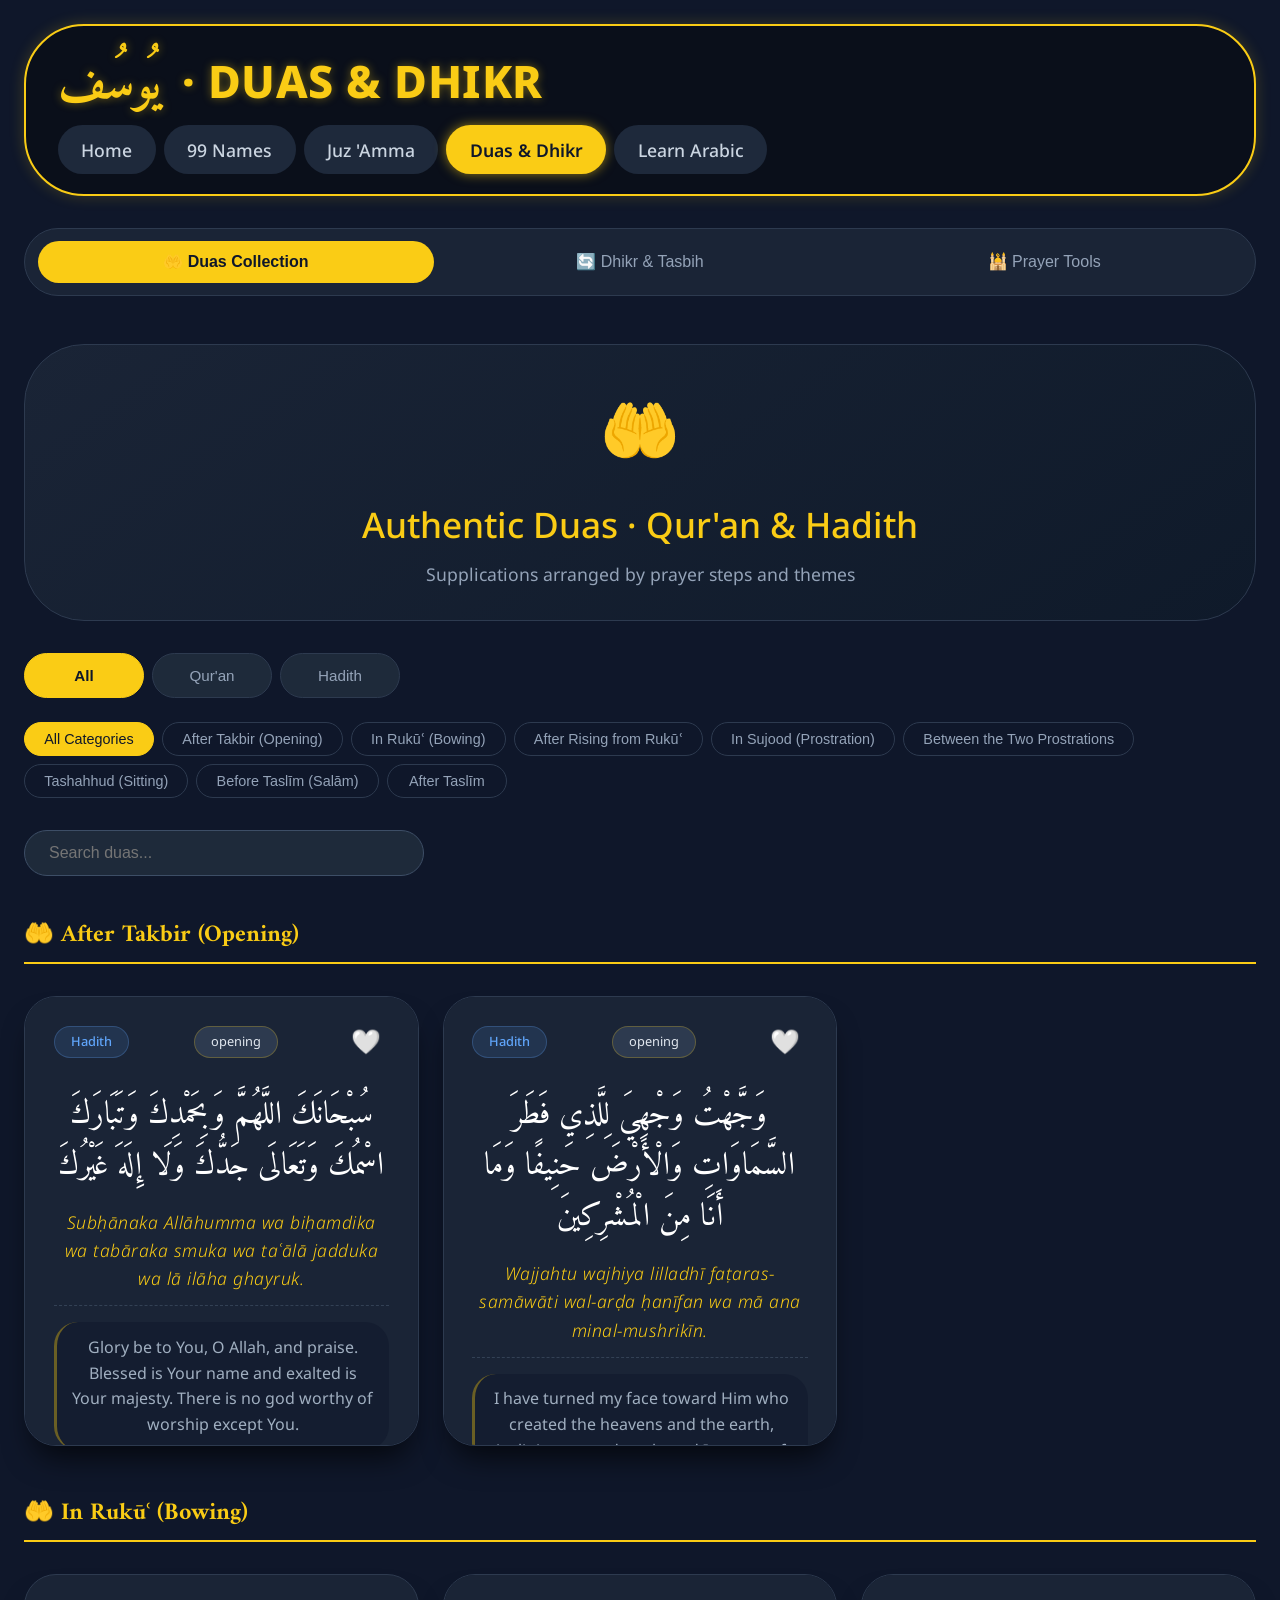
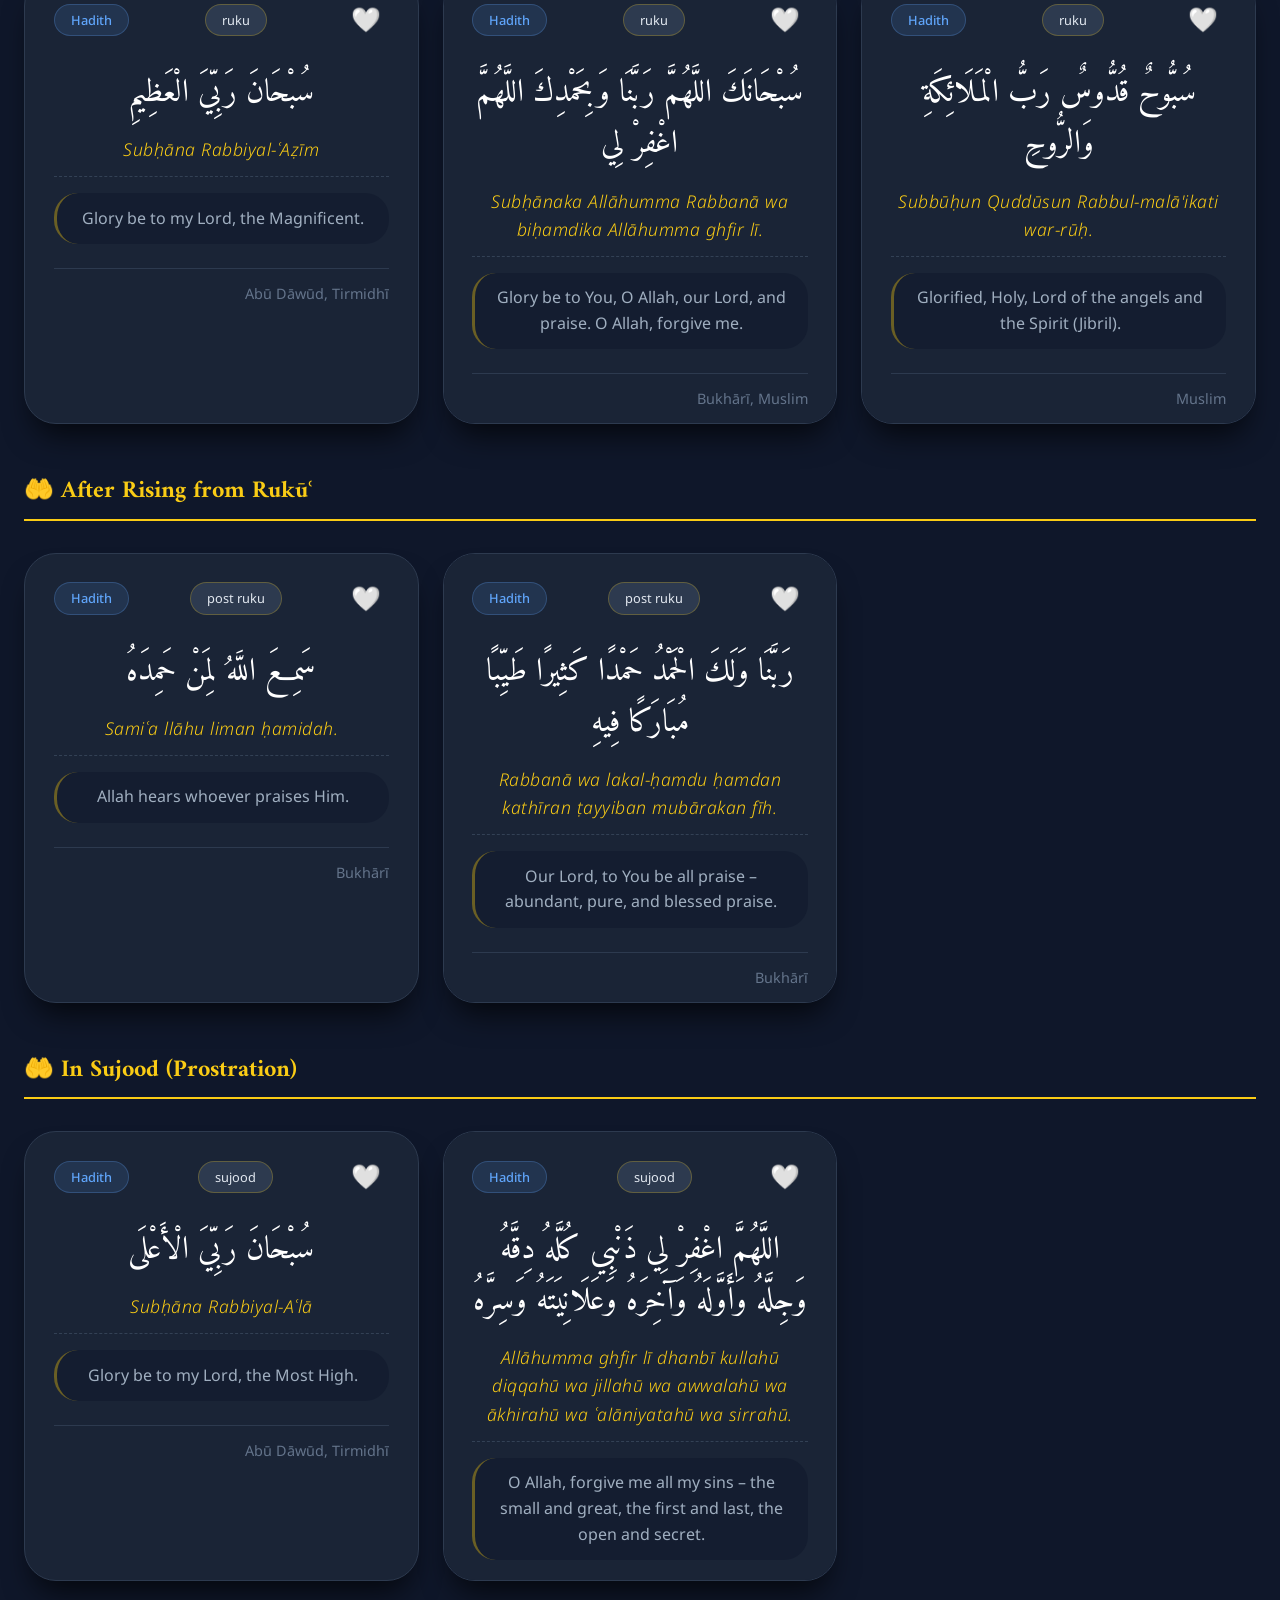
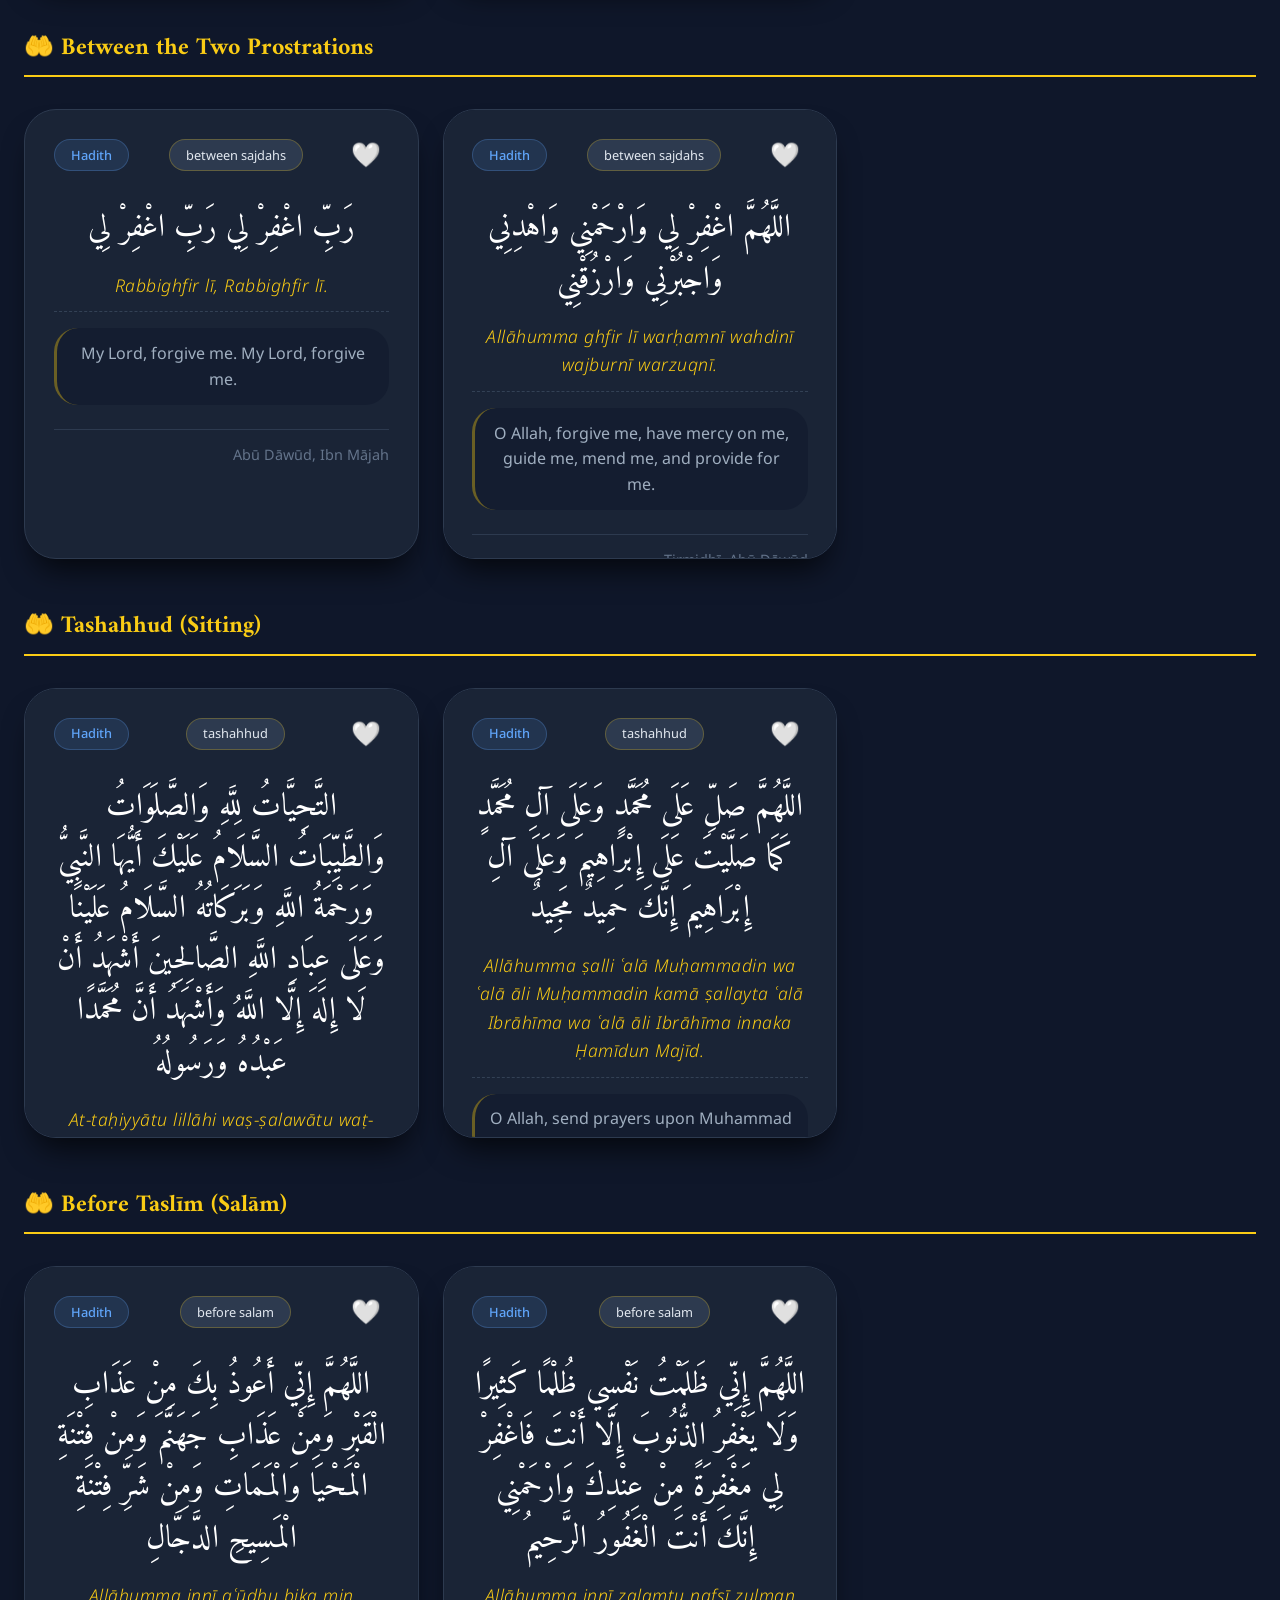
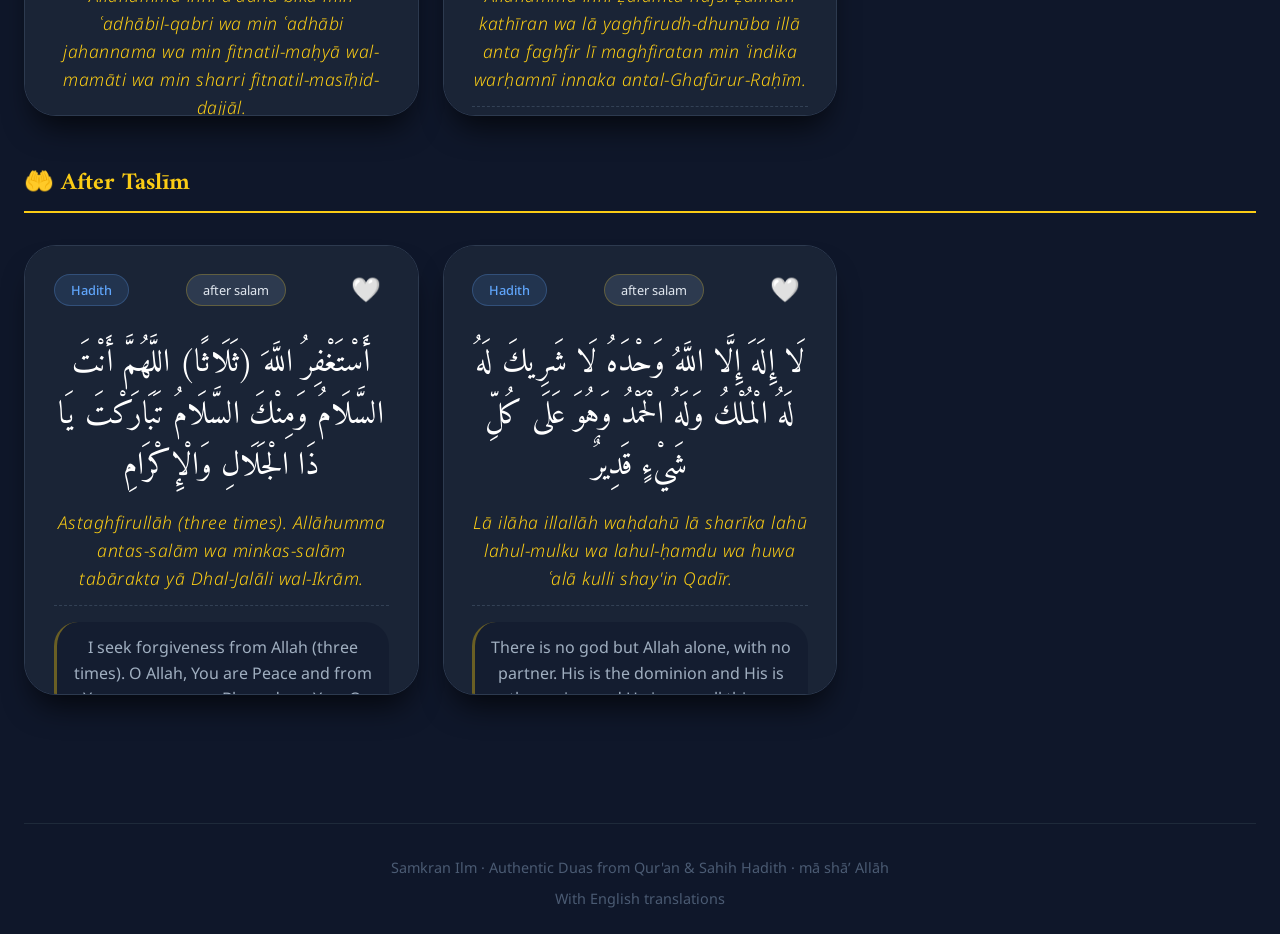
<file: dua.html>
<!DOCTYPE html>
<html lang="en">
<head>
    <meta charset="UTF-8">
    <meta name="viewport" content="width=device-width, initial-scale=1.0">
    <title>Yusuf · Duas & Dhikr</title>
    <link rel="preconnect" href="https://fonts.googleapis.com">
    <link rel="preconnect" href="https://fonts.gstatic.com" crossorigin>
    <link href="https://fonts.googleapis.com/css2?family=Amiri:wght@400;700&family=Noto+Sans:ital,wght@0,400;0,500;0,600;1,300&display=swap" rel="stylesheet">
    <link rel="stylesheet" href="css/style.css">
    <style>
        /* ===== SAMKRAN ILM · MAIN STYLESHEET ===== */
        * {
            margin: 0;
            padding: 0;
            box-sizing: border-box;
        }

        body {
            background-color: #0f172a;
            color: #e2e8f0;
            font-family: 'Noto Sans', -apple-system, BlinkMacSystemFont, 'Segoe UI', sans-serif;
            line-height: 1.6;
            min-height: 100vh;
        }

        .container {
            max-width: 1400px;
            margin: 0 auto;
            padding: 1.5rem;
        }

        /* ===== HEADER & NAVIGATION ===== */
        .header {
            display: flex;
            justify-content: space-between;
            align-items: center;
            flex-wrap: wrap;
            background-color: #0a0f1a;
            padding: 1.2rem 2rem;
            border-radius: 60px;
            border: 2px solid #facc15;
            box-shadow: 0 0 15px rgba(250, 204, 21, 0.2);
            margin-bottom: 2rem;
        }

        .logo h1 {
            font-size: 2.8rem;
            font-weight: 800;
            color: #facc15;
            text-shadow: 0 0 10px rgba(250, 204, 21, 0.4);
            letter-spacing: 0.5px;
        }

        .arabic-logo {
            font-family: 'Amiri', serif;
            font-size: 3rem;
            margin-right: 0.5rem;
            font-weight: 800;
        }

        .nav {
            display: flex;
            gap: 0.5rem;
            flex-wrap: wrap;
        }

        .nav a {
            color: #cbd5e1;
            text-decoration: none;
            padding: 0.6rem 1.4rem;
            border-radius: 40px;
            background-color: #1e293b;
            border: 1px solid transparent;
            transition: all 0.2s ease;
            font-weight: 500;
            font-size: 1.1rem;
        }

        .nav a:hover {
            border-color: #facc1540;
            color: #facc15;
            background-color: #2d3a4f;
        }

        .nav a.active {
            background-color: #facc15;
            color: #0f172a;
            font-weight: 600;
            box-shadow: 0 0 12px #facc1590;
        }

        /* ===== MAIN TABS ===== */
        .main-tabs-container {
            display: flex;
            gap: 0.5rem;
            margin: 2rem 0;
            background: #1a2436;
            padding: 0.8rem;
            border-radius: 60px;
            border: 1px solid #2d3a4f;
            flex-wrap: wrap;
        }

        .main-tab-btn {
            background: transparent;
            border: none;
            color: #94a3b8;
            padding: 0.7rem 1.5rem;
            border-radius: 40px;
            cursor: pointer;
            font-size: 1rem;
            transition: all 0.2s;
            flex: 1;
            min-width: 120px;
        }

        .main-tab-btn:hover {
            background: #2d3a4f;
            color: white;
        }

        .main-tab-btn.active {
            background: #facc15;
            color: #0f172a;
            font-weight: 600;
        }

        .main-tab-content {
            display: block;
        }

        .main-tab-content.hidden {
            display: none !important;
        }

        /* ===== DUAS TAB ===== */
        .dua-container, .dhikr-container, .tools-container {
            padding: 1rem 0;
        }

        .dua-header, .dhikr-header, .tools-header {
            text-align: center;
            margin-bottom: 2rem;
            padding: 2rem;
            background: linear-gradient(145deg, #1a2436, #0f1a2a);
            border-radius: 60px;
            border: 1px solid #2d3a4f;
        }

        .header-icon {
            font-size: 4rem;
            margin-bottom: 1rem;
            animation: float 3s ease-in-out infinite;
        }

        .dua-header h2, .dhikr-header h2, .tools-header h2 {
            font-size: 2.2rem;
            color: #facc15;
            margin-bottom: 0.5rem;
            font-weight: 500;
        }

        .header-subtitle {
            color: #94a3b8;
            font-size: 1.1rem;
        }

        /* Filter bar */
        .filter-bar {
            display: flex;
            flex-direction: column;
            gap: 1rem;
            margin-bottom: 2rem;
        }

        .filter-buttons {
            display: flex;
            gap: 0.5rem;
            flex-wrap: wrap;
        }

        .filter-btn {
            background: #1e2a3a;
            border: 1px solid #2d3a4f;
            color: #94a3b8;
            padding: 0.8rem 1.5rem;
            border-radius: 40px;
            cursor: pointer;
            font-size: 0.95rem;
            transition: all 0.2s;
            font-weight: 500;
        }

        .filter-btn:hover {
            border-color: #facc15;
            color: white;
            background: #2d3a4f;
        }

        .filter-btn.active {
            background: #facc15;
            color: #0f172a;
            border-color: #facc15;
            font-weight: 600;
        }

        .category-pills {
            display: flex;
            flex-wrap: wrap;
            gap: 0.5rem;
            margin: 0.5rem 0;
        }

        .category-pill {
            background: transparent;
            border: 1px solid #2d3a4f;
            color: #94a3b8;
            padding: 0.5rem 1.2rem;
            border-radius: 30px;
            cursor: pointer;
            font-size: 0.9rem;
            transition: all 0.2s;
        }

        .category-pill:hover {
            border-color: #facc15;
            color: white;
        }

        .category-pill.active {
            background: #facc15;
            color: #0f172a;
            border-color: #facc15;
            font-weight: 500;
        }

        .search-box {
            background: #1e2a3a;
            border: 1px solid #3d4e66;
            border-radius: 60px;
            padding: 0.8rem 1.5rem;
            color: white;
            font-size: 1rem;
            width: 100%;
            max-width: 400px;
            margin: 0.5rem 0;
        }

        .search-box:focus {
            outline: none;
            border-color: #facc15;
        }

        /* Dua sections and cards */
        .dua-sections {
            margin-top: 2rem;
        }

        .dua-section {
            margin-bottom: 3rem;
        }

        .section-title {
            font-size: 1.5rem;
            color: #facc15;
            border-bottom: 2px solid #facc15;
            padding-bottom: 0.5rem;
            margin-bottom: 1.5rem;
            font-family: 'Amiri', serif;
        }

        .duas-grid {
            display: grid;
            grid-template-columns: repeat(auto-fill, minmax(350px, 1fr));
            gap: 1.5rem;
            margin: 2rem 0;
            min-height: 400px;
        }

        .dua-card {
            background: #1a2436;
            border-radius: 32px;
            padding: 1.8rem;
            border: 1px solid #2d3a4f;
            transition: all 0.3s ease;
            position: relative;
            animation: fadeIn 0.5s ease;
            height: 450px;
            overflow-y: auto;
            display: flex;
            flex-direction: column;
        }

        .dua-card:hover {
            border-color: #facc15;
            transform: translateY(-5px);
            box-shadow: 0 20px 25px -10px rgba(0, 0, 0, 0.7);
        }

        .card-badges {
            display: flex;
            justify-content: space-between;
            align-items: center;
            margin-bottom: 1rem;
            flex-wrap: wrap;
            gap: 0.5rem;
        }

        .source-badge {
            background: #facc1520;
            color: #facc15;
            padding: 0.3rem 1rem;
            border-radius: 30px;
            font-size: 0.8rem;
            font-weight: 500;
            border: 1px solid #facc1540;
        }

        .source-badge.quran {
            background: #4ade8020;
            color: #4ade80;
            border-color: #4ade8040;
        }

        .source-badge.hadith {
            background: #60a5fa20;
            color: #60a5fa;
            border-color: #60a5fa40;
        }

        .category-badge {
            background: #2d3a4f;
            color: #e2e8f0;
            padding: 0.3rem 1rem;
            border-radius: 30px;
            font-size: 0.8rem;
        }

        .favorite-btn {
            background: transparent;
            border: none;
            color: #64748b;
            font-size: 1.5rem;
            cursor: pointer;
            transition: all 0.2s;
            padding: 0.2rem 0.5rem;
            line-height: 1;
        }

        .favorite-btn:hover {
            transform: scale(1.2);
            color: #f43f5e;
        }

        .favorite-btn.active {
            color: #f43f5e;
            text-shadow: 0 0 10px #f43f5e80;
        }

        .arabic-text {
            font-family: 'Amiri', serif;
            font-size: 2rem;
            color: white;
            text-align: center;
            margin: 1rem 0;
            line-height: 1.6;
            direction: rtl;
        }

        .transliteration {
            font-size: 1.1rem;
            color: #facc15;
            font-style: italic;
            text-align: center;
            margin-bottom: 0.5rem;
        }

        .swahili-text {
            color: #a0afc0;
            font-size: 1rem;
            text-align: center;
            margin: 0.5rem 0;
            padding: 0.8rem;
            background: #0f172a80;
            border-radius: 24px;
            border-left: 3px solid #facc1560;
        }

        .reference {
            color: #64748b;
            font-size: 0.9rem;
            text-align: right;
            margin-top: 1rem;
            padding-top: 0.8rem;
            border-top: 1px solid #2d3a4f;
        }

        .no-results {
            text-align: center;
            padding: 4rem;
            background: #1a2436;
            border-radius: 60px;
            border: 1px solid #2d3a4f;
        }

        .no-results.hidden {
            display: none;
        }

        .no-results-icon {
            font-size: 4rem;
            margin-bottom: 1rem;
            opacity: 0.5;
        }

        .no-results h3 {
            color: #94a3b8;
            font-size: 1.5rem;
            margin-bottom: 0.5rem;
        }

        .no-results p {
            color: #64748b;
        }

        /* ===== DHIKR TAB ===== */
        .dhikr-stats {
            display: grid;
            grid-template-columns: repeat(3, 1fr);
            gap: 1rem;
            margin-bottom: 2rem;
            background: #1a2436;
            border-radius: 60px;
            padding: 1.5rem;
            border: 1px solid #2d3a4f;
        }

        .dhikr-stat-item {
            text-align: center;
        }

        .dhikr-stat-item .stat-number {
            font-size: 2rem;
            font-weight: 600;
            color: #facc15;
            display: block;
        }

        .dhikr-stat-item .stat-label {
            color: #94a3b8;
            font-size: 0.9rem;
        }

        .dhikr-main-card {
            background: #1a2436;
            border-radius: 40px;
            padding: 2rem;
            margin-bottom: 2rem;
            border: 1px solid #2d3a4f;
        }

        .dhikr-display {
            text-align: center;
            margin-bottom: 1.5rem;
        }

        .dhikr-arabic {
            font-family: 'Amiri', serif;
            font-size: 2.5rem;
            color: #facc15;
        }

        .dhikr-translit {
            font-size: 1.3rem;
            color: #e2e8f0;
            font-style: italic;
        }

        .dhikr-meaning {
            color: #94a3b8;
            font-size: 1.1rem;
            margin: 0.5rem 0;
        }

        .dhikr-recommended {
            background: #facc1520;
            color: #facc15;
            padding: 0.3rem 1rem;
            border-radius: 30px;
            display: inline-block;
            font-size: 0.9rem;
        }

        .dhikr-counter-section {
            text-align: center;
            margin: 1.5rem 0;
        }

        .counter-large {
            display: flex;
            align-items: center;
            justify-content: center;
            gap: 2rem;
            margin: 1rem 0;
        }

        .counter-large .counter-btn {
            background: #facc15;
            border: none;
            color: #0f172a;
            font-size: 2rem;
            width: 60px;
            height: 60px;
            border-radius: 50%;
            cursor: pointer;
            font-weight: bold;
            transition: 0.2s;
        }

        .counter-large .counter-btn:hover {
            background: #ffd966;
            transform: scale(1.05);
        }

        .counter-large .counter-value {
            font-size: 3rem;
            font-weight: 600;
            color: white;
            min-width: 80px;
            text-align: center;
        }

        .counter-controls {
            display: flex;
            gap: 1rem;
            justify-content: center;
            margin: 1rem 0;
        }

        .counter-control-btn {
            background: transparent;
            border: 1px solid #facc1540;
            color: #cbd5e1;
            padding: 0.5rem 1.5rem;
            border-radius: 30px;
            cursor: pointer;
            transition: 0.2s;
        }

        .counter-control-btn:hover {
            border-color: #facc15;
            color: white;
            background: #2d3a4f;
        }

        .counter-presets {
            display: flex;
            gap: 1rem;
            justify-content: center;
            flex-wrap: wrap;
        }

        .preset-btn {
            background: transparent;
            border: 1px solid #facc1540;
            color: #cbd5e1;
            padding: 0.5rem 1.5rem;
            border-radius: 30px;
            cursor: pointer;
            transition: 0.2s;
        }

        .preset-btn:hover {
            border-color: #facc15;
            color: white;
        }

        .progress-container {
            height: 8px;
            background: #2d3a4f;
            border-radius: 10px;
            margin: 1rem 0;
            overflow: hidden;
        }

        .progress-bar {
            height: 100%;
            background: linear-gradient(90deg, #facc15, #4ade80);
            width: 0%;
            transition: width 0.3s;
        }

        .dhikr-navigation {
            display: flex;
            justify-content: center;
            gap: 1rem;
            margin: 1.5rem 0;
        }

        .dhikr-position {
            color: #94a3b8;
            font-size: 1.1rem;
        }

        .dhikr-categories {
            display: flex;
            gap: 0.5rem;
            flex-wrap: wrap;
            margin: 2rem 0;
        }

        .dhikr-cat-btn {
            background: #1e2a3a;
            border: 1px solid #2d3a4f;
            color: #94a3b8;
            padding: 0.5rem 1.2rem;
            border-radius: 30px;
            cursor: pointer;
            transition: all 0.2s;
        }

        .dhikr-cat-btn:hover, .dhikr-cat-btn.active {
            border-color: #facc15;
            color: white;
            background: #2d3a4f;
        }

        .dhikr-grid {
            display: grid;
            grid-template-columns: repeat(auto-fill, minmax(200px, 1fr));
            gap: 1rem;
            margin-top: 1.5rem;
        }

        .dhikr-card {
            background: #1a2436;
            border: 1px solid #2d3a4f;
            border-radius: 16px;
            padding: 1rem;
            text-align: center;
            cursor: pointer;
            transition: all 0.2s;
        }

        .dhikr-card:hover {
            border-color: #facc15;
            transform: translateY(-3px);
        }

        .dhikr-card-arabic {
            font-family: 'Amiri', serif;
            font-size: 1.5rem;
            color: #facc15;
        }

        .dhikr-card-meaning {
            font-size: 0.9rem;
            color: #94a3b8;
            margin: 0.3rem 0;
        }

        .dhikr-card-count {
            font-size: 0.8rem;
            color: #e2e8f0;
        }

        /* ===== TOOLS TAB ===== */
        .tool-card {
            background: #1a2436;
            border-radius: 40px;
            padding: 2rem;
            margin-bottom: 2rem;
            border: 1px solid #2d3a4f;
        }

        .tool-card h3 {
            color: #facc15;
            font-size: 1.5rem;
            margin-bottom: 1rem;
            font-weight: 500;
        }

        .calendar-display {
            background: #1e2a3a;
            border-radius: 60px;
            padding: 1.5rem;
            text-align: center;
            font-size: 1.2rem;
            margin-bottom: 1rem;
        }

        .calendar-events ul {
            list-style: none;
            padding: 0;
        }

        .calendar-events li {
            padding: 0.5rem 0;
            border-bottom: 1px dashed #2d3a4f;
        }

        .prayer-times-grid {
            display: grid;
            grid-template-columns: repeat(auto-fit, minmax(100px, 1fr));
            gap: 0.5rem;
            margin: 1rem 0;
        }

        .prayer-times-grid div {
            background: #1e2a3a;
            padding: 0.8rem;
            border-radius: 8px;
            text-align: center;
        }

        .calculation-method, .footnote {
            font-size: 0.85rem;
            color: #64748b;
            margin-top: 0.5rem;
        }

        .rakaah-table {
            width: 100%;
            border-collapse: collapse;
            margin: 1rem 0;
        }

        .rakaah-table th, .rakaah-table td {
            padding: 0.75rem;
            text-align: center;
            border: 1px solid #2d3a4f;
        }

        .rakaah-table th {
            background: #facc1520;
            color: #facc15;
        }

        /* ===== FOOTER ===== */
        .footer {
            margin-top: 4rem;
            text-align: center;
            color: #4b5b73;
            font-size: 0.9rem;
            border-top: 1px solid #1e2a3a;
            padding-top: 2rem;
        }

        /* Animations */
        @keyframes float {
            0%, 100% { transform: translateY(0); }
            50% { transform: translateY(-10px); }
        }

        @keyframes fadeIn {
            from { opacity: 0; transform: translateY(10px); }
            to { opacity: 1; transform: translateY(0); }
        }

        /* Responsive */
        @media (max-width: 768px) {
            .dua-card {
                height: 400px;
            }
            .header {
                flex-direction: column;
                align-items: flex-start;
                gap: 1rem;
            }
            .nav {
                width: 100%;
                justify-content: flex-start;
            }
        }

        @media (max-width: 480px) {
            .dua-card {
                height: 350px;
            }
            .duas-grid {
                grid-template-columns: 1fr;
            }
            .dhikr-stats {
                grid-template-columns: 1fr;
                gap: 1rem;
            }
        }
    </style>
</head>
<body>
    <div class="container">
        <!-- Header -->
        <header class="header">
            <div class="logo">
                <h1><span class="arabic-logo">يُوسُف</span> · DUAS & DHIKR</h1>
            </div>
            <nav class="nav">
                <a href="index.html">Home</a>
                <a href="names.html">99 Names</a>
                <a href="juzAmma.html">Juz 'Amma</a>
                <a href="dua.html" class="active">Duas & Dhikr</a>
                <a href="arabic.html">Learn Arabic</a>
            </nav>
        </header>

        <!-- Main Tabs -->
        <div class="main-tabs-container">
            <button class="main-tab-btn active" data-main-tab="duas">🤲 Duas Collection</button>
            <button class="main-tab-btn" data-main-tab="dhikr">🔄 Dhikr & Tasbih</button>
            <button class="main-tab-btn" data-main-tab="tools">🕌 Prayer Tools</button>
        </div>

        <!-- DUAS TAB -->
        <div id="duas-tab" class="main-tab-content active">
            <div class="dua-container">
                <div class="dua-header">
                    <div class="header-icon">🤲</div>
                    <h2>Authentic Duas · Qur'an & Hadith</h2>
                    <p class="header-subtitle">Supplications arranged by prayer steps and themes</p>
                </div>
                <!-- Filter bar will be injected by JS -->
                <div id="dua-sections" class="dua-sections"></div>
                <div class="no-results hidden" id="noResults">
                    <div class="no-results-icon">🤲</div>
                    <h3>No duas found</h3>
                    <p>Try adjusting your search or filter</p>
                </div>
            </div>
        </div>

        <!-- DHIKR TAB -->
        <div id="dhikr-tab" class="main-tab-content hidden">
            <div class="dhikr-container">
                <div class="dhikr-header">
                    <div class="header-icon">🔄</div>
                    <h2>Dhikr & Tasbih · أذكار وتسبيح</h2>
                    <p class="header-subtitle">Authentic remembrances with digital tasbih counter</p>
                </div>
                <div class="dhikr-stats">
                    <div class="dhikr-stat-item">
                        <span class="stat-number" id="totalDhikr">0</span>
                        <span class="stat-label">Total Dhikr</span>
                    </div>
                    <div class="dhikr-stat-item">
                        <span class="stat-number" id="sessionCount">0</span>
                        <span class="stat-label">This Session</span>
                    </div>
                    <div class="dhikr-stat-item">
                        <span class="stat-number" id="totalCount">0</span>
                        <span class="stat-label">Total Counts</span>
                    </div>
                </div>
                <div class="dhikr-main-card">
                    <div class="dhikr-display">
                        <div class="dhikr-arabic" id="dhikrArabic">سُبْحَانَ اللَّهِ</div>
                        <div class="dhikr-translit" id="dhikrTranslit">SubḥānAllāh</div>
                        <div class="dhikr-meaning" id="dhikrMeaning">Glory be to Allah</div>
                        <div class="dhikr-recommended" id="dhikrRecommended">Recommended: 33 times</div>
                    </div>
                    <div class="dhikr-counter-section">
                        <div class="counter-large">
                            <button class="counter-btn minus" id="counterDecrement">−</button>
                            <span class="counter-value" id="counterValue">0</span>
                            <button class="counter-btn plus" id="counterIncrement">+</button>
                        </div>
                        <div class="counter-controls">
                            <button class="counter-control-btn" id="counterReset">↺ Reset</button>
                            <button class="counter-control-btn" id="counterSave">💾 Save</button>
                        </div>
                        <div class="counter-presets">
                            <button class="preset-btn" data-preset="33">33</button>
                            <button class="preset-btn" data-preset="100">100</button>
                            <button class="preset-btn" data-preset="300">300</button>
                            <button class="preset-btn" data-preset="1000">1000</button>
                        </div>
                    </div>
                    <div class="progress-container">
                        <div class="progress-bar" id="progressBar" style="width: 0%"></div>
                    </div>
                </div>
                <div class="dhikr-navigation">
                    <button class="nav-btn" id="prevDhikr">← Previous</button>
                    <span class="dhikr-position" id="dhikrPosition">1 / 20</span>
                    <button class="nav-btn" id="nextDhikr">Next →</button>
                </div>
                <div class="dhikr-categories">
                    <button class="dhikr-cat-btn active" data-cat="all">All</button>
                    <button class="dhikr-cat-btn" data-cat="morning">🌅 Morning</button>
                    <button class="dhikr-cat-btn" data-cat="evening">🌙 Evening</button>
                    <button class="dhikr-cat-btn" data-cat="praise">⭐ Praise</button>
                    <button class="dhikr-cat-btn" data-cat="forgiveness">🤲 Forgiveness</button>
                    <button class="dhikr-cat-btn" data-cat="protection">🛡️ Protection</button>
                </div>
                <div class="dhikr-grid" id="dhikrGrid"></div>
            </div>
        </div>

        <!-- TOOLS TAB -->
        <div id="tools-tab" class="main-tab-content hidden">
            <div class="tools-container">
                <div class="tools-header">
                    <div class="header-icon">🕌</div>
                    <h2>Prayer Tools</h2>
                    <p class="header-subtitle">Islamic calendar, prayer times, and rak'ah guide</p>
                </div>
                <div class="tool-card">
                    <h3>📅 Islamic Calendar</h3>
                    <div class="calendar-display" id="islamicCalendar"></div>
                    <div class="calendar-events">
                        <h4>Upcoming Important Days</h4>
                        <ul id="importantDays"></ul>
                    </div>
                </div>
                <div class="tool-card">
                    <h3>🕋 Prayer Times</h3>
                    <div class="prayer-times-grid" id="prayerTimes"></div>
                    <p class="calculation-method">* Based on your location (requires permission)</p>
                </div>
                <div class="tool-card">
                    <h3>📖 Rak'ah Guide (Obligatory & Sunnah)</h3>
                    <table class="rakaah-table">
                        <thead>
                            <tr><th>Prayer</th><th>Sunnah Before</th><th>Fard</th><th>Sunnah After</th><th>Total</th></tr>
                        </thead>
                        <tbody>
                            <tr><td>Fajr</td><td>2</td><td>2</td><td>-</td><td>4</td></tr>
                            <tr><td>Dhuhr</td><td>4</td><td>4</td><td>2</td><td>10</td></tr>
                            <tr><td>Asr</td><td>4*</td><td>4</td><td>-</td><td>8</td></tr>
                            <tr><td>Maghrib</td><td>-</td><td>3</td><td>2</td><td>5</td></tr>
                            <tr><td>Isha</td><td>2</td><td>4</td><td>2 + Witr</td><td>9</td></tr>
                        </tbody>
                    </table>
                    <p class="footnote">* Optional but highly recommended</p>
                </div>
            </div>
        </div>

        <!-- Footer -->
        <footer class="footer">
            <p>Samkran Ilm · Authentic Duas from Qur'an & Sahih Hadith · mā shā’ Allāh</p>
            <p style="margin-top: 0.5rem;">With English translations</p>
        </footer>
    </div>

    <!-- All JavaScript (inline for completeness) -->
    <script>
        // ========== MAIN TAB SWITCHING ==========
        const mainTabBtns = document.querySelectorAll('.main-tab-btn');
        const mainTabs = document.querySelectorAll('.main-tab-content');

        mainTabBtns.forEach(btn => {
            btn.addEventListener('click', () => {
                const tabId = btn.dataset.mainTab;
                mainTabBtns.forEach(b => b.classList.remove('active'));
                btn.classList.add('active');
                mainTabs.forEach(tab => tab.classList.add('hidden'));
                document.getElementById(`${tabId}-tab`).classList.remove('hidden');
            });
        });

        // ========== DUAS DATA ==========
        const duasData = [
            // After Takbir (Opening)
            { arabic: "سُبْحَانَكَ اللَّهُمَّ وَبِحَمْدِكَ وَتَبَارَكَ اسْمُكَ وَتَعَالَى جَدُّكَ وَلَا إِلَهَ غَيْرُكَ", transliteration: "Subḥānaka Allāhumma wa biḥamdika wa tabāraka smuka wa taʿālā jadduka wa lā ilāha ghayruk.", translation: "Glory be to You, O Allah, and praise. Blessed is Your name and exalted is Your majesty. There is no god worthy of worship except You.", source: "hadith", reference: "Tirmidhī, Abū Dāwūd", category: "opening" },
            { arabic: "وَجَّهْتُ وَجْهِيَ لِلَّذِي فَطَرَ السَّمَاوَاتِ وَالْأَرْضَ حَنِيفًا وَمَا أَنَا مِنَ الْمُشْرِكِينَ", transliteration: "Wajjahtu wajhiya lilladhī faṭaras-samāwāti wal-arḍa ḥanīfan wa mā ana minal-mushrikīn.", translation: "I have turned my face toward Him who created the heavens and the earth, inclining toward truth, and I am not of those who associate others with Allah.", source: "hadith", reference: "Muslim", category: "opening" },
            // Ruku
            { arabic: "سُبْحَانَ رَبِّيَ الْعَظِيمِ", transliteration: "Subḥāna Rabbiyal-ʿAẓīm", translation: "Glory be to my Lord, the Magnificent.", source: "hadith", reference: "Abū Dāwūd, Tirmidhī", category: "ruku" },
            { arabic: "سُبْحَانَكَ اللَّهُمَّ رَبَّنَا وَبِحَمْدِكَ اللَّهُمَّ اغْفِرْ لِي", transliteration: "Subḥānaka Allāhumma Rabbanā wa biḥamdika Allāhumma ghfir lī.", translation: "Glory be to You, O Allah, our Lord, and praise. O Allah, forgive me.", source: "hadith", reference: "Bukhārī, Muslim", category: "ruku" },
            { arabic: "سُبُّوحٌ قُدُّوسٌ رَبُّ الْمَلَائِكَةِ وَالرُّوحِ", transliteration: "Subbūḥun Quddūsun Rabbul-malā'ikati war-rūḥ.", translation: "Glorified, Holy, Lord of the angels and the Spirit (Jibril).", source: "hadith", reference: "Muslim", category: "ruku" },
            // Post-Ruku
            { arabic: "سَمِعَ اللَّهُ لِمَنْ حَمِدَهُ", transliteration: "Samiʿa llāhu liman ḥamidah.", translation: "Allah hears whoever praises Him.", source: "hadith", reference: "Bukhārī", category: "post-ruku" },
            { arabic: "رَبَّنَا وَلَكَ الْحَمْدُ حَمْدًا كَثِيرًا طَيِّبًا مُبَارَكًا فِيهِ", transliteration: "Rabbanā wa lakal-ḥamdu ḥamdan kathīran ṭayyiban mubārakan fīh.", translation: "Our Lord, to You be all praise – abundant, pure, and blessed praise.", source: "hadith", reference: "Bukhārī", category: "post-ruku" },
            // Sujood
            { arabic: "سُبْحَانَ رَبِّيَ الْأَعْلَى", transliteration: "Subḥāna Rabbiyal-Aʿlā", translation: "Glory be to my Lord, the Most High.", source: "hadith", reference: "Abū Dāwūd, Tirmidhī", category: "sujood" },
            { arabic: "اللَّهُمَّ اغْفِرْ لِي ذَنْبِي كُلَّهُ دِقَّهُ وَجِلَّهُ وَأَوَّلَهُ وَآخِرَهُ وَعَلَانِيَتَهُ وَسِرَّهُ", transliteration: "Allāhumma ghfir lī dhanbī kullahū diqqahū wa jillahū wa awwalahū wa ākhirahū wa ʿalāniyatahū wa sirrahū.", translation: "O Allah, forgive me all my sins – the small and great, the first and last, the open and secret.", source: "hadith", reference: "Muslim", category: "sujood" },
            // Between prostrations
            { arabic: "رَبِّ اغْفِرْ لِي رَبِّ اغْفِرْ لِي", transliteration: "Rabbighfir lī, Rabbighfir lī.", translation: "My Lord, forgive me. My Lord, forgive me.", source: "hadith", reference: "Abū Dāwūd, Ibn Mājah", category: "between-sajdahs" },
            { arabic: "اللَّهُمَّ اغْفِرْ لِي وَارْحَمْنِي وَاهْدِنِي وَاجْبُرْنِي وَارْزُقْنِي", transliteration: "Allāhumma ghfir lī warḥamnī wahdinī wajburnī warzuqnī.", translation: "O Allah, forgive me, have mercy on me, guide me, mend me, and provide for me.", source: "hadith", reference: "Tirmidhī, Abū Dāwūd", category: "between-sajdahs" },
            // Tashahhud
            { arabic: "التَّحِيَّاتُ لِلَّهِ وَالصَّلَوَاتُ وَالطَّيِّبَاتُ السَّلَامُ عَلَيْكَ أَيُّهَا النَّبِيُّ وَرَحْمَةُ اللَّهِ وَبَرَكَاتُهُ السَّلَامُ عَلَيْنَا وَعَلَى عِبَادِ اللَّهِ الصَّالِحِينَ أَشْهَدُ أَنْ لَا إِلَهَ إِلَّا اللَّهُ وَأَشْهَدُ أَنَّ مُحَمَّدًا عَبْدُهُ وَرَسُولُهُ", transliteration: "At-taḥiyyātu lillāhi waṣ-ṣalawātu waṭ-ṭayyibātu. As-salāmu ʿalayka ayyuhan-nabiyyu wa raḥmatullāhi wa barakātuh. As-salāmu ʿalaynā wa ʿalā ʿibādillāhiṣ-ṣāliḥīn. Ashhadu allā ilāha illallāh wa ashhadu anna Muḥammadan ʿabduhū wa rasūluh.", translation: "All greetings, prayers, and pure words are for Allah. Peace be upon you, O Prophet, and the mercy of Allah and His blessings. Peace be upon us and upon the righteous servants of Allah. I bear witness that there is no god but Allah, and I bear witness that Muhammad is His servant and Messenger.", source: "hadith", reference: "Bukhārī, Muslim", category: "tashahhud" },
            { arabic: "اللَّهُمَّ صَلِّ عَلَى مُحَمَّدٍ وَعَلَى آلِ مُحَمَّدٍ كَمَا صَلَّيْتَ عَلَى إِبْرَاهِيمَ وَعَلَى آلِ إِبْرَاهِيمَ إِنَّكَ حَمِيدٌ مَجِيدٌ", transliteration: "Allāhumma ṣalli ʿalā Muḥammadin wa ʿalā āli Muḥammadin kamā ṣallayta ʿalā Ibrāhīma wa ʿalā āli Ibrāhīma innaka Ḥamīdun Majīd.", translation: "O Allah, send prayers upon Muhammad and the family of Muhammad, as You sent prayers upon Ibrahim and the family of Ibrahim. Indeed, You are Praiseworthy, Glorious.", source: "hadith", reference: "Bukhārī", category: "tashahhud" },
            // Before Salam
            { arabic: "اللَّهُمَّ إِنِّي أَعُوذُ بِكَ مِنْ عَذَابِ الْقَبْرِ وَمِنْ عَذَابِ جَهَنَّمَ وَمِنْ فِتْنَةِ الْمَحْيَا وَالْمَمَاتِ وَمِنْ شَرِّ فِتْنَةِ الْمَسِيحِ الدَّجَّالِ", transliteration: "Allāhumma innī aʿūdhu bika min ʿadhābil-qabri wa min ʿadhābi jahannama wa min fitnatil-maḥyā wal-mamāti wa min sharri fitnatil-masīḥid-dajjāl.", translation: "O Allah, I seek refuge with You from the punishment of the grave, from the punishment of Hellfire, from the trials of life and death, and from the evil of the trial of the False Messiah (Dajjal).", source: "hadith", reference: "Muslim", category: "before-salam" },
            { arabic: "اللَّهُمَّ إِنِّي ظَلَمْتُ نَفْسِي ظُلْمًا كَثِيرًا وَلَا يَغْفِرُ الذُّنُوبَ إِلَّا أَنْتَ فَاغْفِرْ لِي مَغْفِرَةً مِنْ عِنْدِكَ وَارْحَمْنِي إِنَّكَ أَنْتَ الْغَفُورُ الرَّحِيمُ", transliteration: "Allāhumma innī ẓalamtu nafsī ẓulman kathīran wa lā yaghfirudh-dhunūba illā anta faghfir lī maghfiratan min ʿindika warḥamnī innaka antal-Ghafūrur-Raḥīm.", translation: "O Allah, I have greatly wronged myself, and none forgives sins but You. So grant me forgiveness from You and have mercy on me. Indeed, You are the Oft-Forgiving, the Most Merciful.", source: "hadith", reference: "Bukhārī, Muslim", category: "before-salam" },
            // After Salam
            { arabic: "أَسْتَغْفِرُ اللَّهَ (ثَلَاثًا) اللَّهُمَّ أَنْتَ السَّلَامُ وَمِنْكَ السَّلَامُ تَبَارَكْتَ يَا ذَا الْجَلَالِ وَالْإِكْرَامِ", transliteration: "Astaghfirullāh (three times). Allāhumma antas-salām wa minkas-salām tabārakta yā Dhal-Jalāli wal-Ikrām.", translation: "I seek forgiveness from Allah (three times). O Allah, You are Peace and from You comes peace. Blessed are You, O Possessor of Majesty and Honor.", source: "hadith", reference: "Muslim", category: "after-salam" },
            { arabic: "لَا إِلَهَ إِلَّا اللَّهُ وَحْدَهُ لَا شَرِيكَ لَهُ لَهُ الْمُلْكُ وَلَهُ الْحَمْدُ وَهُوَ عَلَى كُلِّ شَيْءٍ قَدِيرٌ", transliteration: "Lā ilāha illallāh waḥdahū lā sharīka lahū lahul-mulku wa lahul-ḥamdu wa huwa ʿalā kulli shay'in Qadīr.", translation: "There is no god but Allah alone, with no partner. His is the dominion and His is the praise, and He is over all things competent.", source: "hadith", reference: "Muslim", category: "after-salam" }
        ];

        const duaCategories = {
            opening: "After Takbir (Opening)",
            ruku: "In Rukūʿ (Bowing)",
            "post-ruku": "After Rising from Rukūʿ",
            sujood: "In Sujood (Prostration)",
            "between-sajdahs": "Between the Two Prostrations",
            tashahhud: "Tashahhud (Sitting)",
            "before-salam": "Before Taslīm (Salām)",
            "after-salam": "After Taslīm"
        };

        // ========== DUAS LOGIC ==========
        (function initDuas() {
            const duasContainer = document.getElementById('dua-sections');
            const noResultsDiv = document.getElementById('noResults');
            let currentSourceFilter = 'all';
            let currentCategoryFilter = 'all';
            let currentSearchTerm = '';
            let favorites = JSON.parse(localStorage.getItem('duaFavorites') || '[]');

            // Create filter bar
            const duaContainer = document.querySelector('.dua-container');
            if (!document.querySelector('.filter-bar')) {
                const filterBar = document.createElement('div');
                filterBar.className = 'filter-bar';
                filterBar.innerHTML = `
                    <div class="filter-buttons">
                        <button class="filter-btn active" data-source="all">All</button>
                        <button class="filter-btn" data-source="quran">Qur'an</button>
                        <button class="filter-btn" data-source="hadith">Hadith</button>
                    </div>
                    <div class="category-pills" id="categoryPills">
                        <button class="category-pill active" data-cat="all">All Categories</button>
                        ${Object.entries(duaCategories).map(([key, label]) => `<button class="category-pill" data-cat="${key}">${label}</button>`).join('')}
                    </div>
                    <input type="text" class="search-box" placeholder="Search duas..." id="duaSearch">
                `;
                duaContainer.insertBefore(filterBar, duasContainer);
            }

            function matchesFilters(dua) {
                if (currentSourceFilter !== 'all' && dua.source !== currentSourceFilter) return false;
                if (currentCategoryFilter !== 'all' && dua.category !== currentCategoryFilter) return false;
                if (currentSearchTerm) {
                    const term = currentSearchTerm.toLowerCase();
                    return dua.arabic.includes(term) || dua.transliteration.toLowerCase().includes(term) || dua.translation.toLowerCase().includes(term) || dua.reference.toLowerCase().includes(term);
                }
                return true;
            }

            function renderDuas() {
                const filtered = duasData.filter(matchesFilters);
                if (filtered.length === 0) {
                    duasContainer.innerHTML = '';
                    noResultsDiv.classList.remove('hidden');
                    return;
                }
                noResultsDiv.classList.add('hidden');

                // Group by category
                const grouped = {};
                filtered.forEach(dua => {
                    if (!grouped[dua.category]) grouped[dua.category] = [];
                    grouped[dua.category].push(dua);
                });

                let html = '<div class="dua-sections">';
                for (const [catKey, duas] of Object.entries(grouped)) {
                    const title = duaCategories[catKey] || catKey;
                    html += `<div class="dua-section"><h3 class="section-title">🤲 ${title}</h3><div class="duas-grid">`;
                    duas.forEach(dua => {
                        const isFav = favorites.includes(dua.arabic);
                        html += `
                            <div class="dua-card" data-arabic="${dua.arabic}">
                                <div class="card-badges">
                                    <span class="source-badge ${dua.source}">${dua.source === 'quran' ? 'Qur\'an' : 'Hadith'}</span>
                                    <span class="category-badge">${dua.category.replace('-', ' ')}</span>
                                    <button class="favorite-btn ${isFav ? 'active' : ''}" title="Add to favorites">${isFav ? '❤️' : '🤍'}</button>
                                </div>
                                <div class="arabic-text">${dua.arabic}</div>
                                <div class="transliteration">${dua.transliteration}</div>
                                <div class="swahili-text">${dua.translation}</div>
                                <div class="reference">${dua.reference}</div>
                            </div>
                        `;
                    });
                    html += '</div></div>';
                }
                html += '</div>';
                duasContainer.innerHTML = html;

                // Favorite buttons
                document.querySelectorAll('.favorite-btn').forEach(btn => {
                    btn.addEventListener('click', function(e) {
                        e.stopPropagation();
                        const card = this.closest('.dua-card');
                        const arabic = card.dataset.arabic;
                        if (favorites.includes(arabic)) {
                            favorites = favorites.filter(f => f !== arabic);
                            this.textContent = '🤍';
                            this.classList.remove('active');
                        } else {
                            favorites.push(arabic);
                            this.textContent = '❤️';
                            this.classList.add('active');
                        }
                        localStorage.setItem('duaFavorites', JSON.stringify(favorites));
                    });
                });
            }

            // Filter listeners
            document.querySelectorAll('.filter-btn').forEach(btn => {
                btn.addEventListener('click', function() {
                    document.querySelectorAll('.filter-btn').forEach(b => b.classList.remove('active'));
                    this.classList.add('active');
                    currentSourceFilter = this.dataset.source;
                    renderDuas();
                });
            });

            document.querySelectorAll('.category-pill').forEach(pill => {
                pill.addEventListener('click', function() {
                    document.querySelectorAll('.category-pill').forEach(p => p.classList.remove('active'));
                    this.classList.add('active');
                    currentCategoryFilter = this.dataset.cat;
                    renderDuas();
                });
            });

            const searchInput = document.getElementById('duaSearch');
            if (searchInput) {
                searchInput.addEventListener('input', function() {
                    currentSearchTerm = this.value;
                    renderDuas();
                });
            }

            renderDuas();
        })();

        // ========== DHIKR DATA & LOGIC ==========
        const dhikrList = [
            { arabic: "سُبْحَانَ اللَّهِ", translit: "SubḥānAllāh", meaning: "Glory be to Allah", recommended: 33, category: "praise" },
            { arabic: "الْحَمْدُ لِلَّهِ", translit: "Alḥamdulillāh", meaning: "All praise is for Allah", recommended: 33, category: "praise" },
            { arabic: "اللَّهُ أَكْبَرُ", translit: "Allāhu Akbar", meaning: "Allah is the Greatest", recommended: 34, category: "praise" },
            { arabic: "لَا إِلَهَ إِلَّا اللَّهُ", translit: "Lā ilāha illallāh", meaning: "There is no god but Allah", recommended: 100, category: "praise" },
            { arabic: "أَسْتَغْفِرُ اللَّهَ", translit: "Astaghfirullāh", meaning: "I seek forgiveness from Allah", recommended: 100, category: "forgiveness" },
            { arabic: "اللَّهُمَّ صَلِّ عَلَى مُحَمَّدٍ", translit: "Allāhumma ṣalli ʿalā Muḥammad", meaning: "O Allah, send peace upon Muhammad", recommended: 10, category: "praise" },
            { arabic: "لَا حَوْلَ وَلَا قُوَّةَ إِلَّا بِاللَّهِ", translit: "Lā ḥawla wa lā quwwata illā billāh", meaning: "There is no power nor strength except with Allah", recommended: 100, category: "protection" },
            { arabic: "سُبْحَانَ اللَّهِ وَبِحَمْدِهِ", translit: "SubḥānAllāhi wa biḥamdih", meaning: "Glory and praise be to Allah", recommended: 100, category: "morning" },
            { arabic: "أَعُوذُ بِاللَّهِ مِنَ الشَّيْطَانِ الرَّجِيمِ", translit: "Aʿūdhu billāhi minash-shayṭānir-rajīm", meaning: "I seek refuge with Allah from the accursed devil", recommended: 3, category: "protection" },
            { arabic: "بِسْمِ اللَّهِ الرَّحْمَنِ الرَّحِيمِ", translit: "Bismillāhir-raḥmānir-raḥīm", meaning: "In the name of Allah, the Most Gracious, the Most Merciful", recommended: 1, category: "morning" },
            { arabic: "اللَّهُمَّ أَجِرْنِي مِنَ النَّارِ", translit: "Allāhumma ajirnī minan-nār", meaning: "O Allah, save me from the Fire", recommended: 7, category: "evening" },
            { arabic: "رَبِّ اغْفِرْ لِي وَتُبْ عَلَيَّ", translit: "Rabbighfir lī wa tub ʿalayya", meaning: "My Lord, forgive me and accept my repentance", recommended: 100, category: "forgiveness" },
            { arabic: "يَا حَيُّ يَا قَيُّومُ", translit: "Yā Ḥayyu yā Qayyūm", meaning: "O Ever-Living, O Self-Sustaining", recommended: 40, category: "protection" },
            { arabic: "سُبْحَانَ اللَّهِ وَبِحَمْدِهِ سُبْحَانَ اللَّهِ الْعَظِيمِ", translit: "SubḥānAllāhi wa biḥamdih, subḥānAllāhil-ʿaẓīm", meaning: "Glory be to Allah and praise; glory be to Allah the Magnificent", recommended: 100, category: "morning" },
            { arabic: "لَا إِلَهَ إِلَّا أَنْتَ سُبْحَانَكَ إِنِّي كُنْتُ مِنَ الظَّالِمِينَ", translit: "Lā ilāha illā anta subḥānaka innī kuntu minaẓ-ẓālimīn", meaning: "None has the right to be worshipped except You; glory be to You; indeed, I have been among the wrongdoers", recommended: 1, category: "forgiveness" },
            { arabic: "حَسْبِيَ اللَّهُ لَا إِلَهَ إِلَّا هُوَ عَلَيْهِ تَوَكَّلْتُ", translit: "Ḥasbiyallāhu lā ilāha illā huwa ʿalayhi tawakkalt", meaning: "Allah is sufficient for me; there is no god except Him; in Him I put my trust", recommended: 7, category: "protection" },
            { arabic: "اللَّهُمَّ إِنِّي أَسْأَلُكَ الْجَنَّةَ", translit: "Allāhumma innī as'alukal-jannah", meaning: "O Allah, I ask You for Paradise", recommended: 3, category: "evening" },
            { arabic: "اللَّهُمَّ قِنِي عَذَابَ الْقَبْرِ", translit: "Allāhumma qinī ʿadhābal-qabr", meaning: "O Allah, protect me from the punishment of the grave", recommended: 3, category: "evening" },
            { arabic: "اللَّهُمَّ أَعِنِّي عَلَى ذِكْرِكَ وَشُكْرِكَ وَحُسْنِ عِبَادَتِكَ", translit: "Allāhumma aʿinnī ʿalā dhikrika wa shukrika wa ḥusni ʿibādatik", meaning: "O Allah, help me to remember You, thank You, and worship You well", recommended: 3, category: "morning" },
            { arabic: "اللَّهُمَّ صَلِّ وَسَلِّمْ عَلَى نَبِيِّنَا مُحَمَّدٍ", translit: "Allāhumma ṣalli wa sallim ʿalā nabiyyinā Muḥammad", meaning: "O Allah, send blessings and peace upon our Prophet Muhammad", recommended: 10, category: "praise" }
        ];

        let currentDhikrIndex = 0;
        let counter = 0;
        let totalSessionCount = 0;
        let totalAllTime = parseInt(localStorage.getItem('totalDhikrCount') || '0');

        const dhikrArabic = document.getElementById('dhikrArabic');
        const dhikrTranslit = document.getElementById('dhikrTranslit');
        const dhikrMeaning = document.getElementById('dhikrMeaning');
        const dhikrRecommended = document.getElementById('dhikrRecommended');
        const dhikrPosition = document.getElementById('dhikrPosition');
        const counterValue = document.getElementById('counterValue');
        const progressBar = document.getElementById('progressBar');
        const totalDhikrSpan = document.getElementById('totalDhikr');
        const sessionCountSpan = document.getElementById('sessionCount');
        const totalCountSpan = document.getElementById('totalCount');
        const prevBtn = document.getElementById('prevDhikr');
        const nextBtn = document.getElementById('nextDhikr');
        const decrementBtn = document.getElementById('counterDecrement');
        const incrementBtn = document.getElementById('counterIncrement');
        const resetBtn = document.getElementById('counterReset');
        const saveBtn = document.getElementById('counterSave');
        const presetBtns = document.querySelectorAll('.preset-btn');
        const catBtns = document.querySelectorAll('.dhikr-cat-btn');
        const dhikrGrid = document.getElementById('dhikrGrid');

        function updateDhikrDisplay() {
            const item = dhikrList[currentDhikrIndex];
            dhikrArabic.textContent = item.arabic;
            dhikrTranslit.textContent = item.translit;
            dhikrMeaning.textContent = item.meaning;
            dhikrRecommended.textContent = `Recommended: ${item.recommended} times`;
            dhikrPosition.textContent = `${currentDhikrIndex + 1} / ${dhikrList.length}`;
            updateProgress();
        }

        function updateProgress() {
            const rec = dhikrList[currentDhikrIndex].recommended;
            const percent = rec > 0 ? Math.min((counter / rec) * 100, 100) : 0;
            progressBar.style.width = percent + '%';
        }

        function updateStats() {
            totalDhikrSpan.textContent = dhikrList.length;
            sessionCountSpan.textContent = totalSessionCount;
            totalCountSpan.textContent = totalAllTime;
        }

        function renderDhikrGrid(filter = 'all') {
            let filtered = dhikrList;
            if (filter !== 'all') {
                filtered = dhikrList.filter(d => d.category === filter);
            }
            dhikrGrid.innerHTML = '';
            filtered.forEach((item, idx) => {
                const card = document.createElement('div');
                card.className = 'dhikr-card';
                card.innerHTML = `
                    <div class="dhikr-card-arabic">${item.arabic}</div>
                    <div class="dhikr-card-meaning">${item.meaning}</div>
                    <div class="dhikr-card-count">🔄 ${item.recommended}</div>
                `;
                card.addEventListener('click', () => {
                    const origIndex = dhikrList.findIndex(d => d.arabic === item.arabic);
                    if (origIndex !== -1) {
                        currentDhikrIndex = origIndex;
                        counter = 0;
                        updateDhikrDisplay();
                        counterValue.textContent = counter;
                    }
                });
                dhikrGrid.appendChild(card);
            });
        }

        // Initialize Dhikr
        updateDhikrDisplay();
        updateStats();
        renderDhikrGrid();

        prevBtn.addEventListener('click', () => {
            currentDhikrIndex = (currentDhikrIndex - 1 + dhikrList.length) % dhikrList.length;
            counter = 0;
            counterValue.textContent = counter;
            updateDhikrDisplay();
        });
        nextBtn.addEventListener('click', () => {
            currentDhikrIndex = (currentDhikrIndex + 1) % dhikrList.length;
            counter = 0;
            counterValue.textContent = counter;
            updateDhikrDisplay();
        });
        incrementBtn.addEventListener('click', () => {
            counter++;
            counterValue.textContent = counter;
            updateProgress();
        });
        decrementBtn.addEventListener('click', () => {
            if (counter > 0) counter--;
            counterValue.textContent = counter;
            updateProgress();
        });
        resetBtn.addEventListener('click', () => {
            counter = 0;
            counterValue.textContent = counter;
            updateProgress();
        });
        saveBtn.addEventListener('click', () => {
            totalSessionCount += counter;
            totalAllTime += counter;
            localStorage.setItem('totalDhikrCount', totalAllTime);
            counter = 0;
            counterValue.textContent = counter;
            updateStats();
            updateProgress();
        });
        presetBtns.forEach(btn => {
            btn.addEventListener('click', () => {
                const preset = parseInt(btn.dataset.preset);
                counter = preset;
                counterValue.textContent = counter;
                updateProgress();
            });
        });
        catBtns.forEach(btn => {
            btn.addEventListener('click', () => {
                catBtns.forEach(b => b.classList.remove('active'));
                btn.classList.add('active');
                renderDhikrGrid(btn.dataset.cat);
            });
        });

        // ========== TOOLS TAB ==========
        function getIslamicDate() {
            const now = new Date();
            return `1 Ramaḍān 1445 AH (approx)`;
        }
        document.getElementById('islamicCalendar').textContent = getIslamicDate();

        const importantDays = [
            'Laylat al-Qadr (27 Ramaḍān)',
            'Eid al-Fitr (1 Shawwāl)',
            'Day of ʿArafah (9 Dhū al-Ḥijjah)',
            'Eid al-Aḍḥā (10 Dhū al-Ḥijjah)',
            'Islamic New Year (1 Muḥarram)'
        ];
        const ul = document.getElementById('importantDays');
        importantDays.forEach(day => {
            const li = document.createElement('li');
            li.textContent = day;
            ul.appendChild(li);
        });

        const prayerTimes = ['Fajr', 'Sunrise', 'Dhuhr', 'Asr', 'Maghrib', 'Isha'];
        const times = ['5:23 AM', '6:45 AM', '12:30 PM', '4:00 PM', '6:45 PM', '8:10 PM'];
        const ptDiv = document.getElementById('prayerTimes');
        prayerTimes.forEach((p, i) => {
            const div = document.createElement('div');
            div.innerHTML = `<strong>${p}</strong><br>${times[i]}`;
            ptDiv.appendChild(div);
        });
    </script>
</body>
</html>
</file>
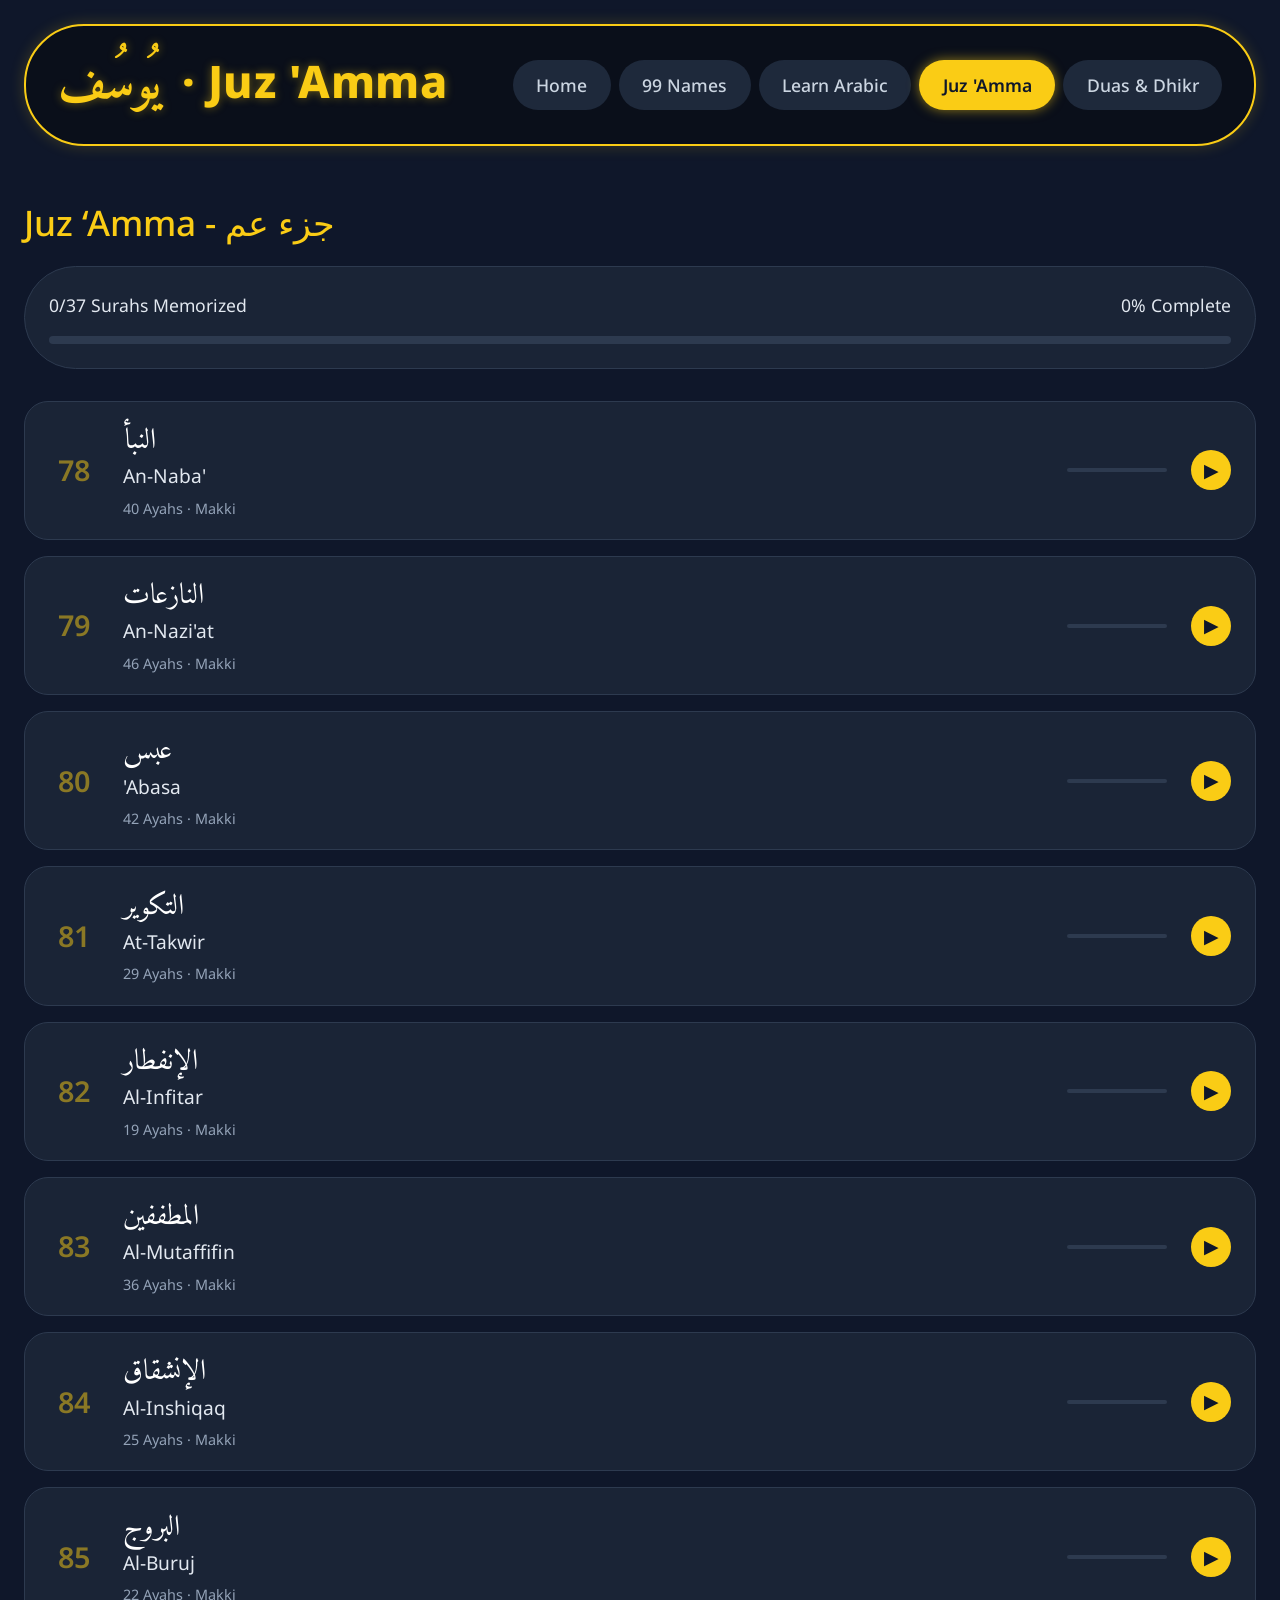
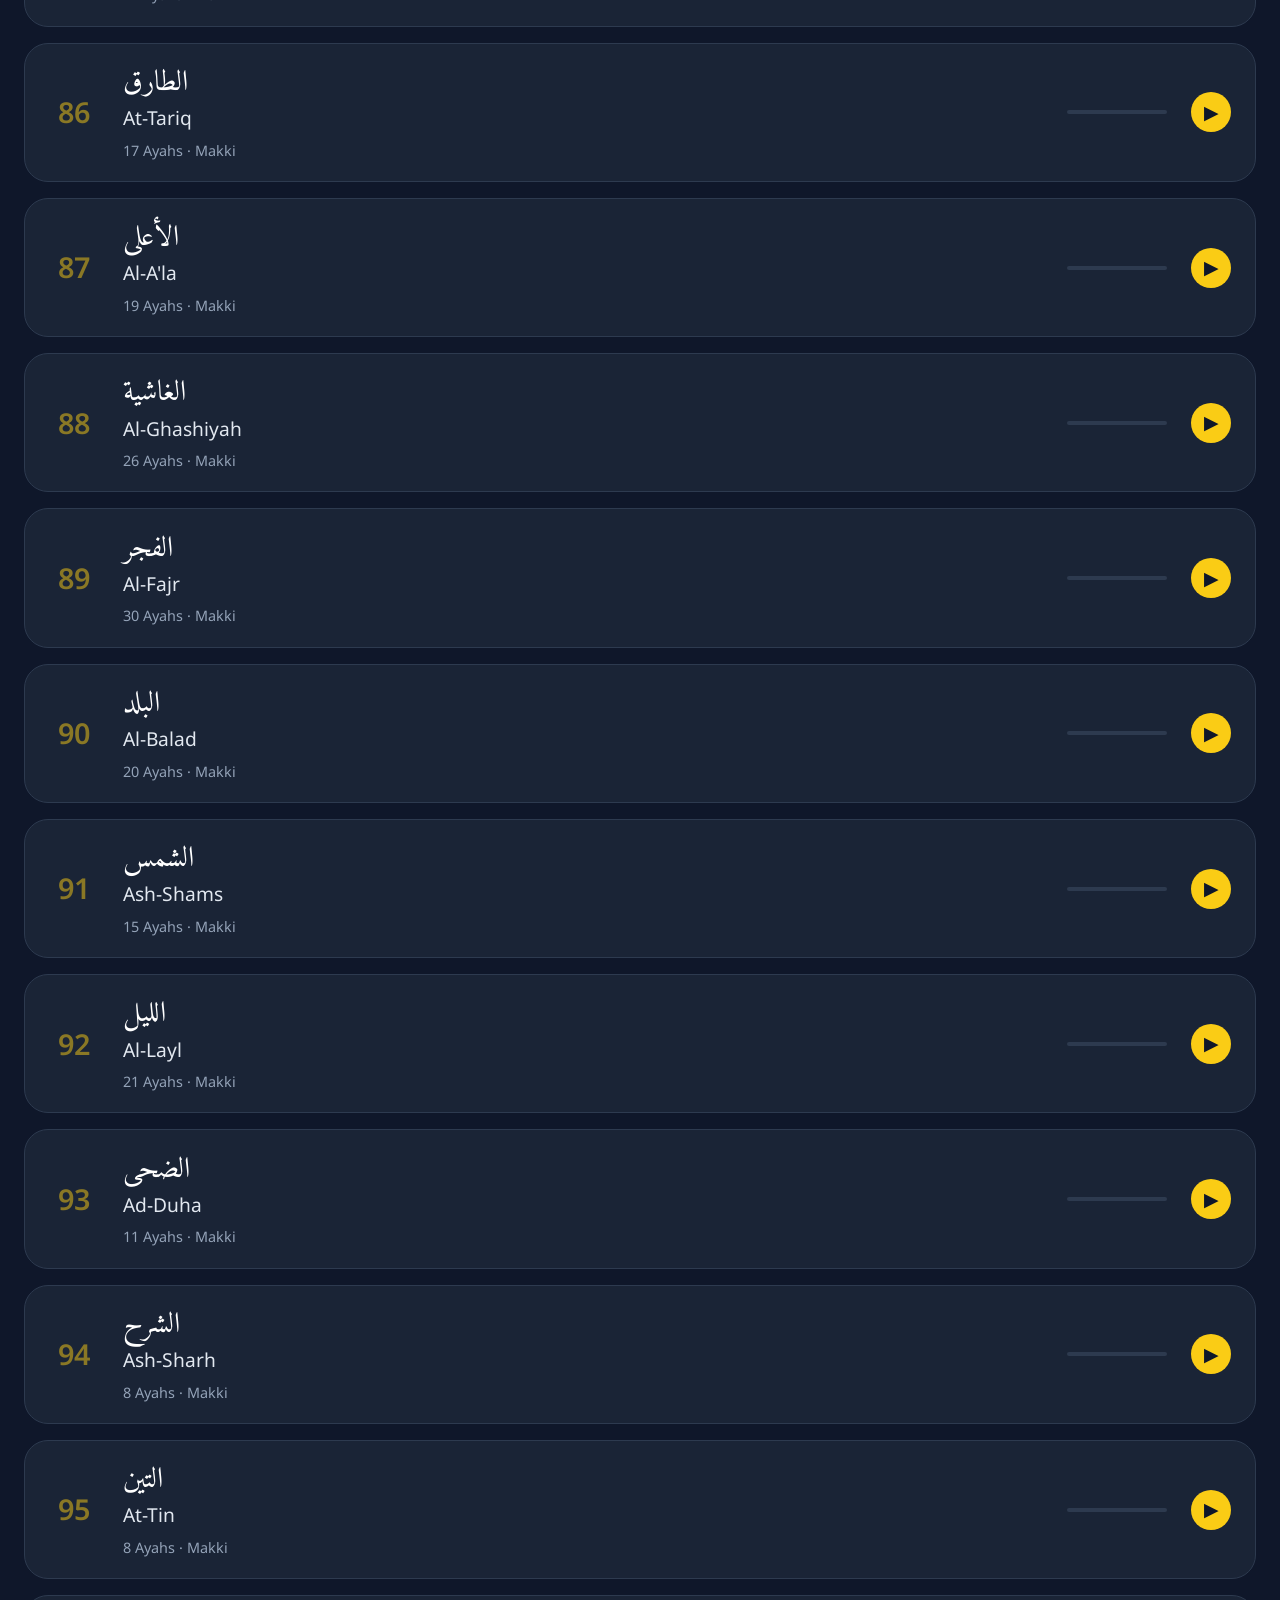
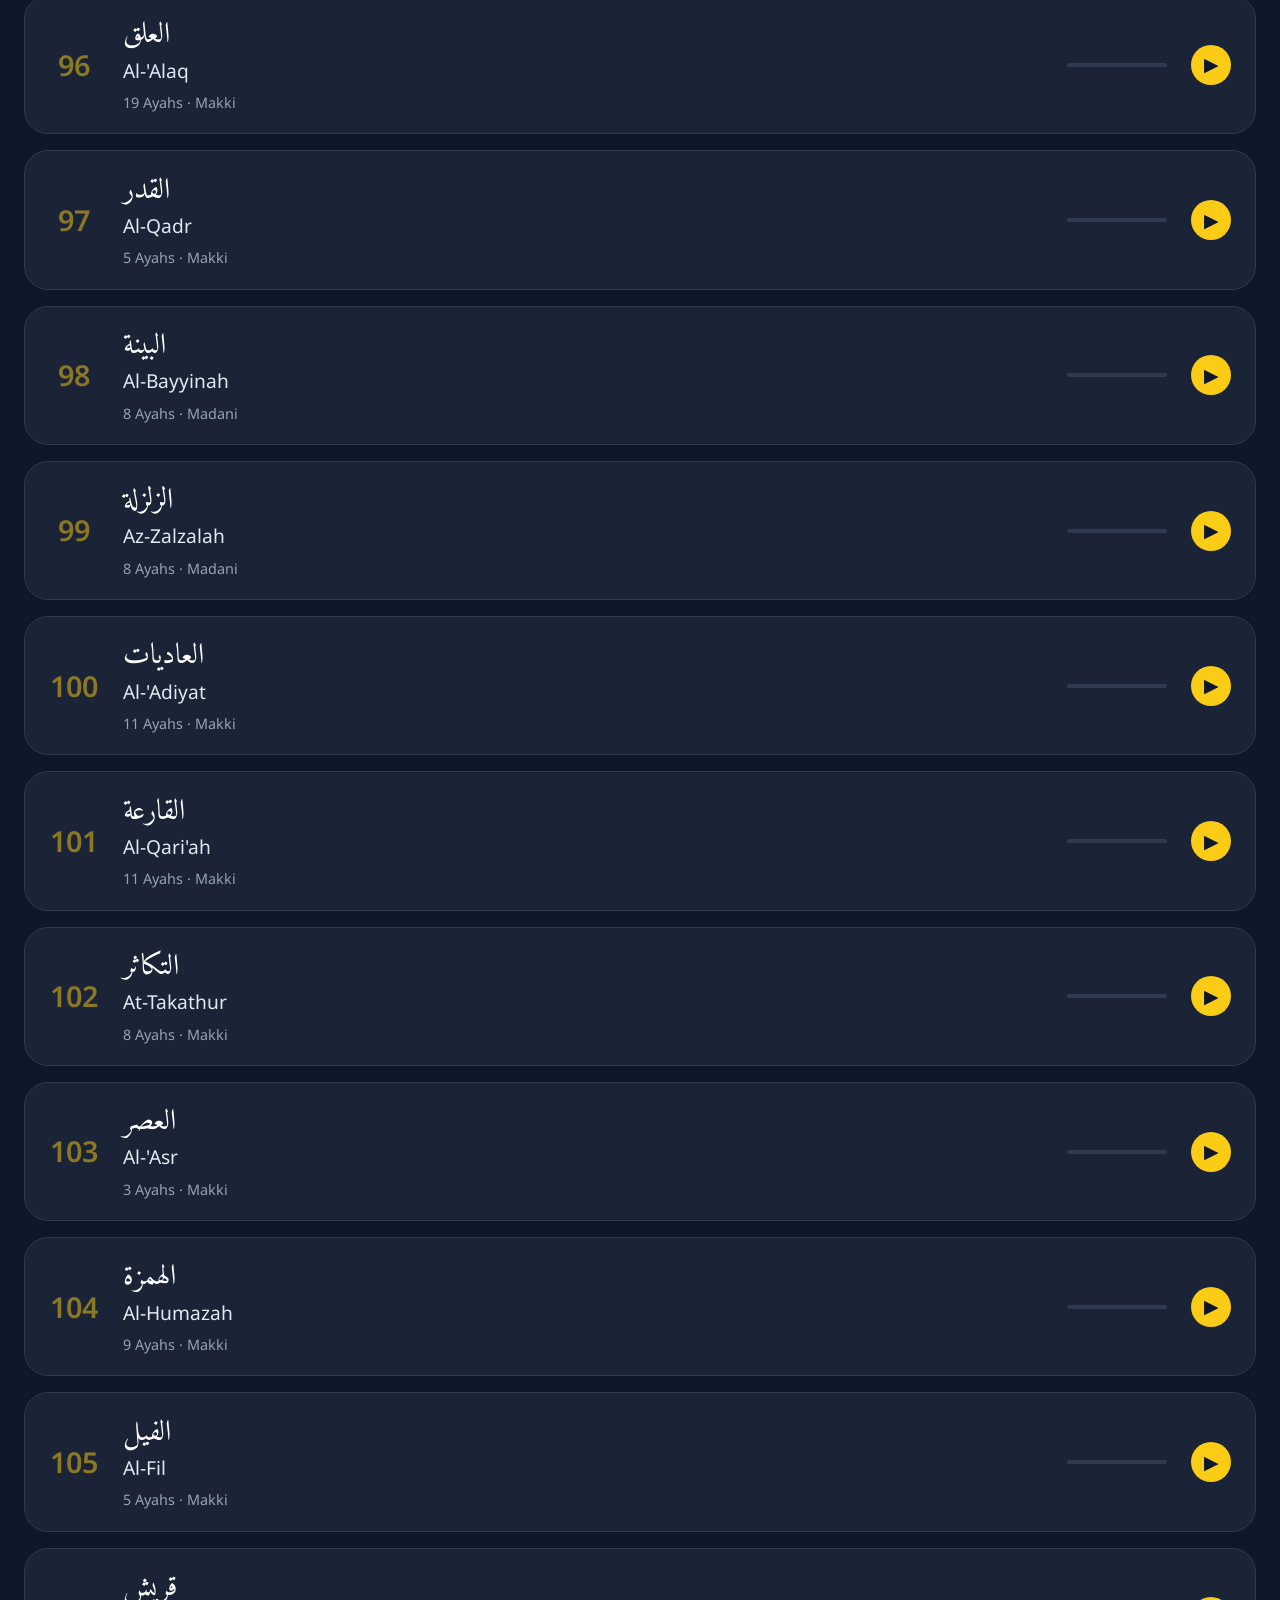
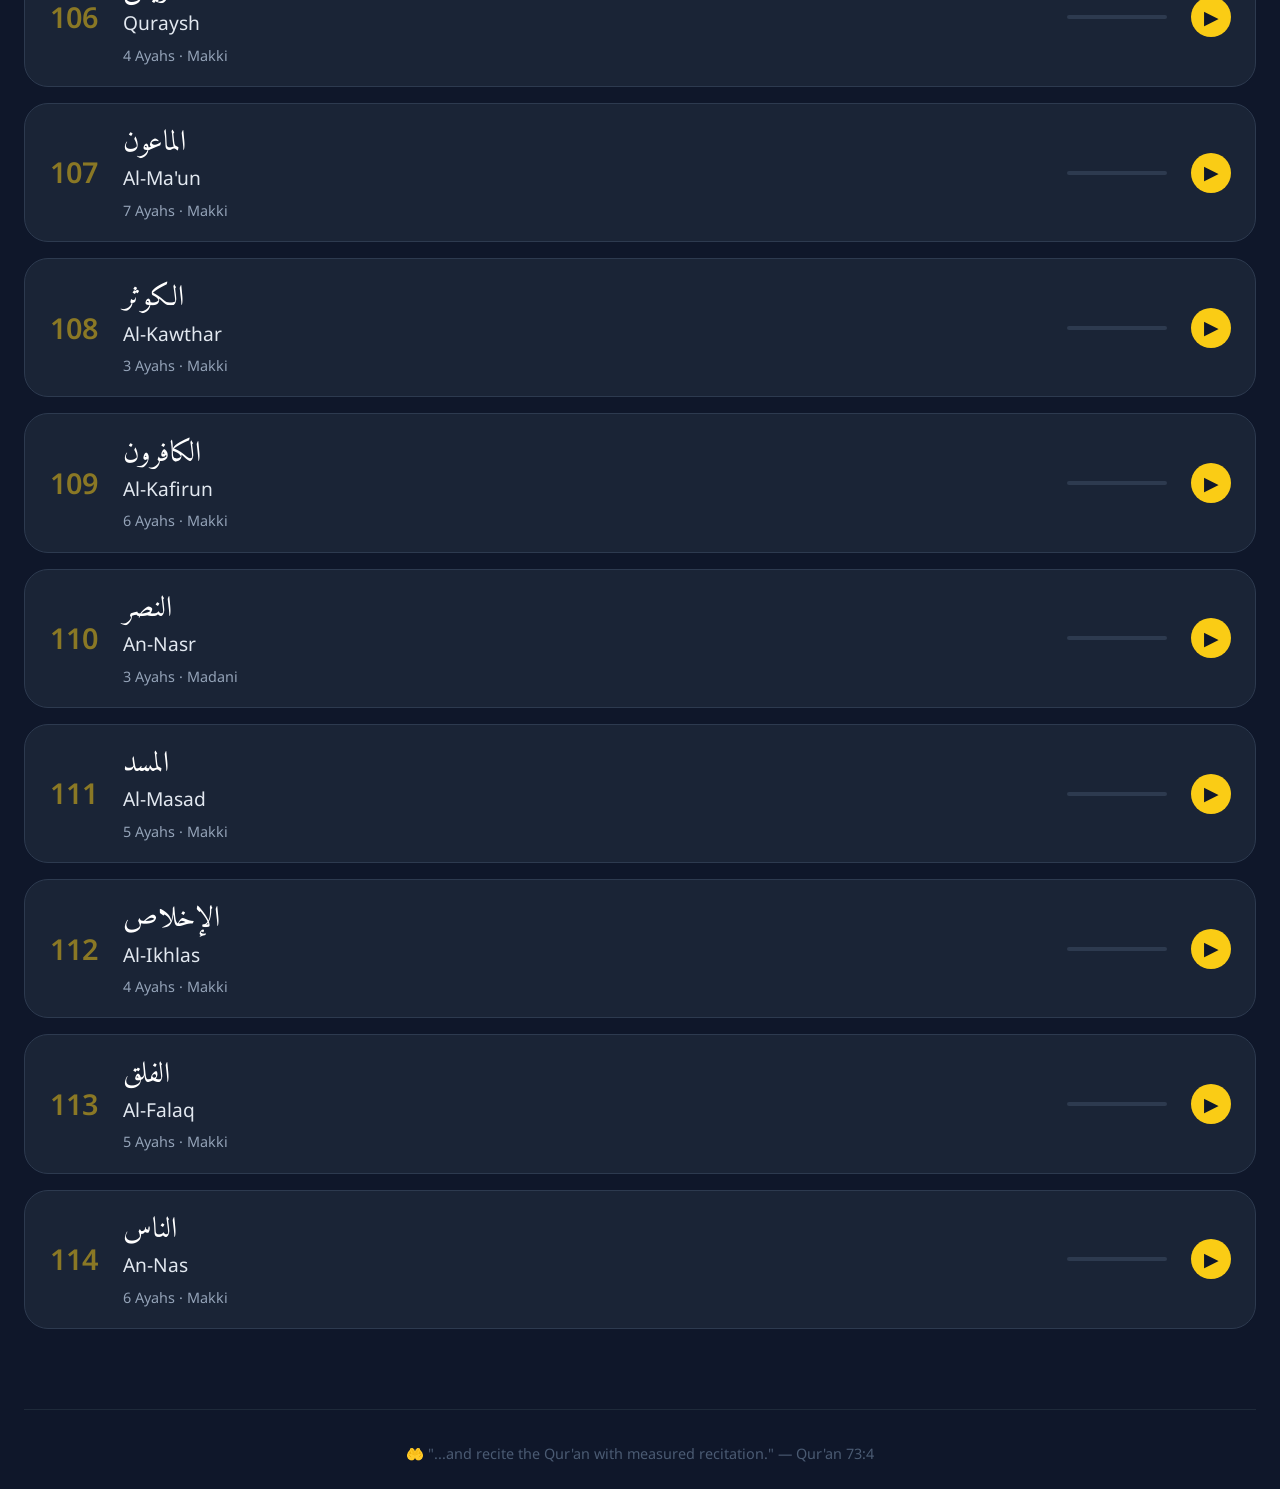
<file: juzAmma.html>
<!DOCTYPE html>
<html lang="en">
<head>
    <meta charset="UTF-8">
    <meta name="viewport" content="width=device-width, initial-scale=1.0">
    <title>Yusuf · Juz 'Amma</title>
    <link rel="stylesheet" href="css/style.css">
    <link rel="preconnect" href="https://fonts.googleapis.com">
    <link rel="preconnect" href="https://fonts.gstatic.com" crossorigin>
    <link href="https://fonts.googleapis.com/css2?family=Amiri:wght@400;700&family=Noto+Sans:ital,wght@0,400;0,600;1,400&display=swap" rel="stylesheet">
</head>
<body>
    <div class="container">
        <header class="header">
            <div class="logo">
                <h1><span class="arabic-logo">يُوسُف</span> · Juz 'Amma</h1>
            </div>
            <nav class="nav">
                <a href="index.html">Home</a>
                <a href="names.html">99 Names</a>
                <a href="arabic.html">Learn Arabic</a>
                <a href="juzAmma.html" class="active">Juz 'Amma</a>
                <a href="dua-dhikr.html">Duas & Dhikr</a>
            </nav>
        </header>

        <main id="juz-content" class="juz-content">
            <!-- Content loaded dynamically -->
            <div class="loading">Loading Juz 'Amma...</div>
        </main>

        <footer class="footer">
            <p>🤲 "...and recite the Qur'an with measured recitation." — Qur'an 73:4</p>
        </footer>
    </div>

   <!-- Scripts - Load in correct order -->
<script src="js/juzAmmaData.js"></script>
<script src="js/juzAmmaTranslations.js"></script>
<script src="js/audioManager.js"></script>   <!-- ADD THIS -->
<script src="js/juzAmma.js"></script>

    <script>
        // Initialize when page loads
        document.addEventListener('DOMContentLoaded', function() {
            console.log('Juz Amma page loaded');
            console.log('Data check:');
            console.log('- juzAmmaData:', window.juzAmmaData ? '✅ Loaded' : '❌ Missing');
            console.log('- transliterationData:', window.transliterationData ? '✅ Loaded' : '❌ Missing');
            console.log('- swahiliTranslations:', window.swahiliTranslations ? '✅ Loaded' : '❌ Missing');
            
            if (typeof initJuzAmma === 'function') {
                initJuzAmma();
            } else {
                console.error('initJuzAmma function not found');
                
                // Fallback: Display basic surah list
                const content = document.getElementById('juz-content');
                if (content && window.juzAmmaData) {
                    let html = `
                        <div class="juz-header">
                            <h2>Juz ‘Amma - جزء عم</h2>
                            <p class="header-subtitle">Surahs 78-114 · The Last Chapter of the Qur'an</p>
                        </div>
                        <div class="surah-grid">
                    `;
                    
                    window.juzAmmaData.forEach(surah => {
                        html += `
                            <div class="surah-card" onclick="simpleOpenSurah(${surah.id})">
                                <div class="surah-number">${surah.surahNumber || surah.id}</div>
                                <div class="surah-info">
                                    <div class="surah-arabic">${surah.arabicName || surah.arabic || ''}</div>
                                    <div class="surah-english">${surah.englishName || surah.name}</div>
                                    <div class="surah-ayahs">${surah.ayahCount || 0} Ayahs · ${surah.revelation || 'Makki'}</div>
                                </div>
                            </div>
                        `;
                    });
                    html += '</div>';
                    content.innerHTML = html;
                } else {
                    document.getElementById('juz-content').innerHTML = `
                        <div class="error-message">
                            <h3>⚠️ Error Loading Juz Amma</h3>
                            <p>Please check that all script files are loaded correctly:</p>
                            <ul>
                                <li>juzAmmaData.js: ${window.juzAmmaData ? '✅' : '❌'}</li>
                                <li>juzAmmaTranslations.js: ${window.transliterationData ? '✅' : '❌'}</li>
                                <li>juzAmma.js: ${typeof initJuzAmma === 'function' ? '✅' : '❌'}</li>
                            </ul>
                        </div>
                    `;
                }
            }
        });

        // Simple fallback function
        function simpleOpenSurah(id) {
            const surah = window.juzAmmaData?.find(s => s.id === id);
            alert(`Opening Surah ${surah?.englishName || id}\n\nFull audio and translations feature coming soon!\n\nCurrently showing: Arabic only`);
        }
    </script>

    <script>
  if ('serviceWorker' in navigator) {
    navigator.serviceWorker.register('/sw.js')
      .then(reg => console.log('✅ Service Worker registered'))
      .catch(err => console.log('❌ Service Worker error:', err));
  }
</script>
</body>
</html>
</file>
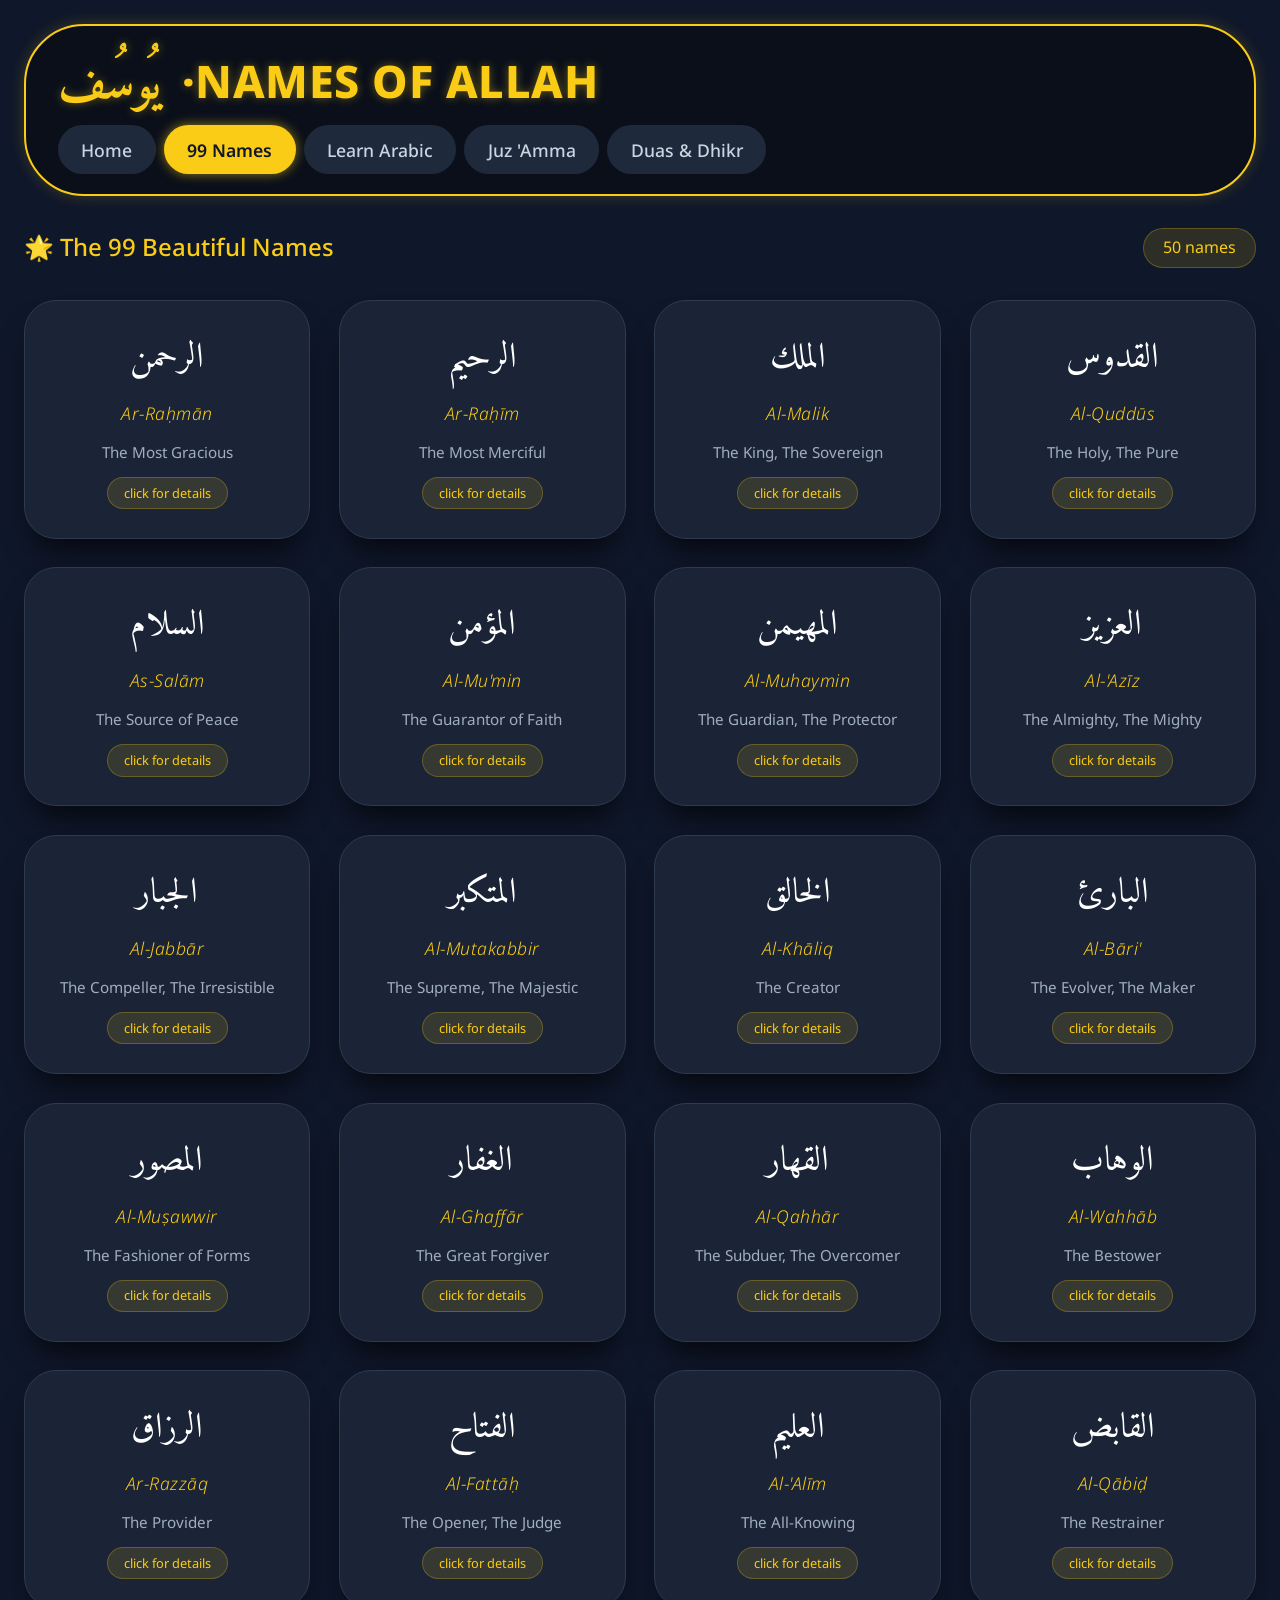
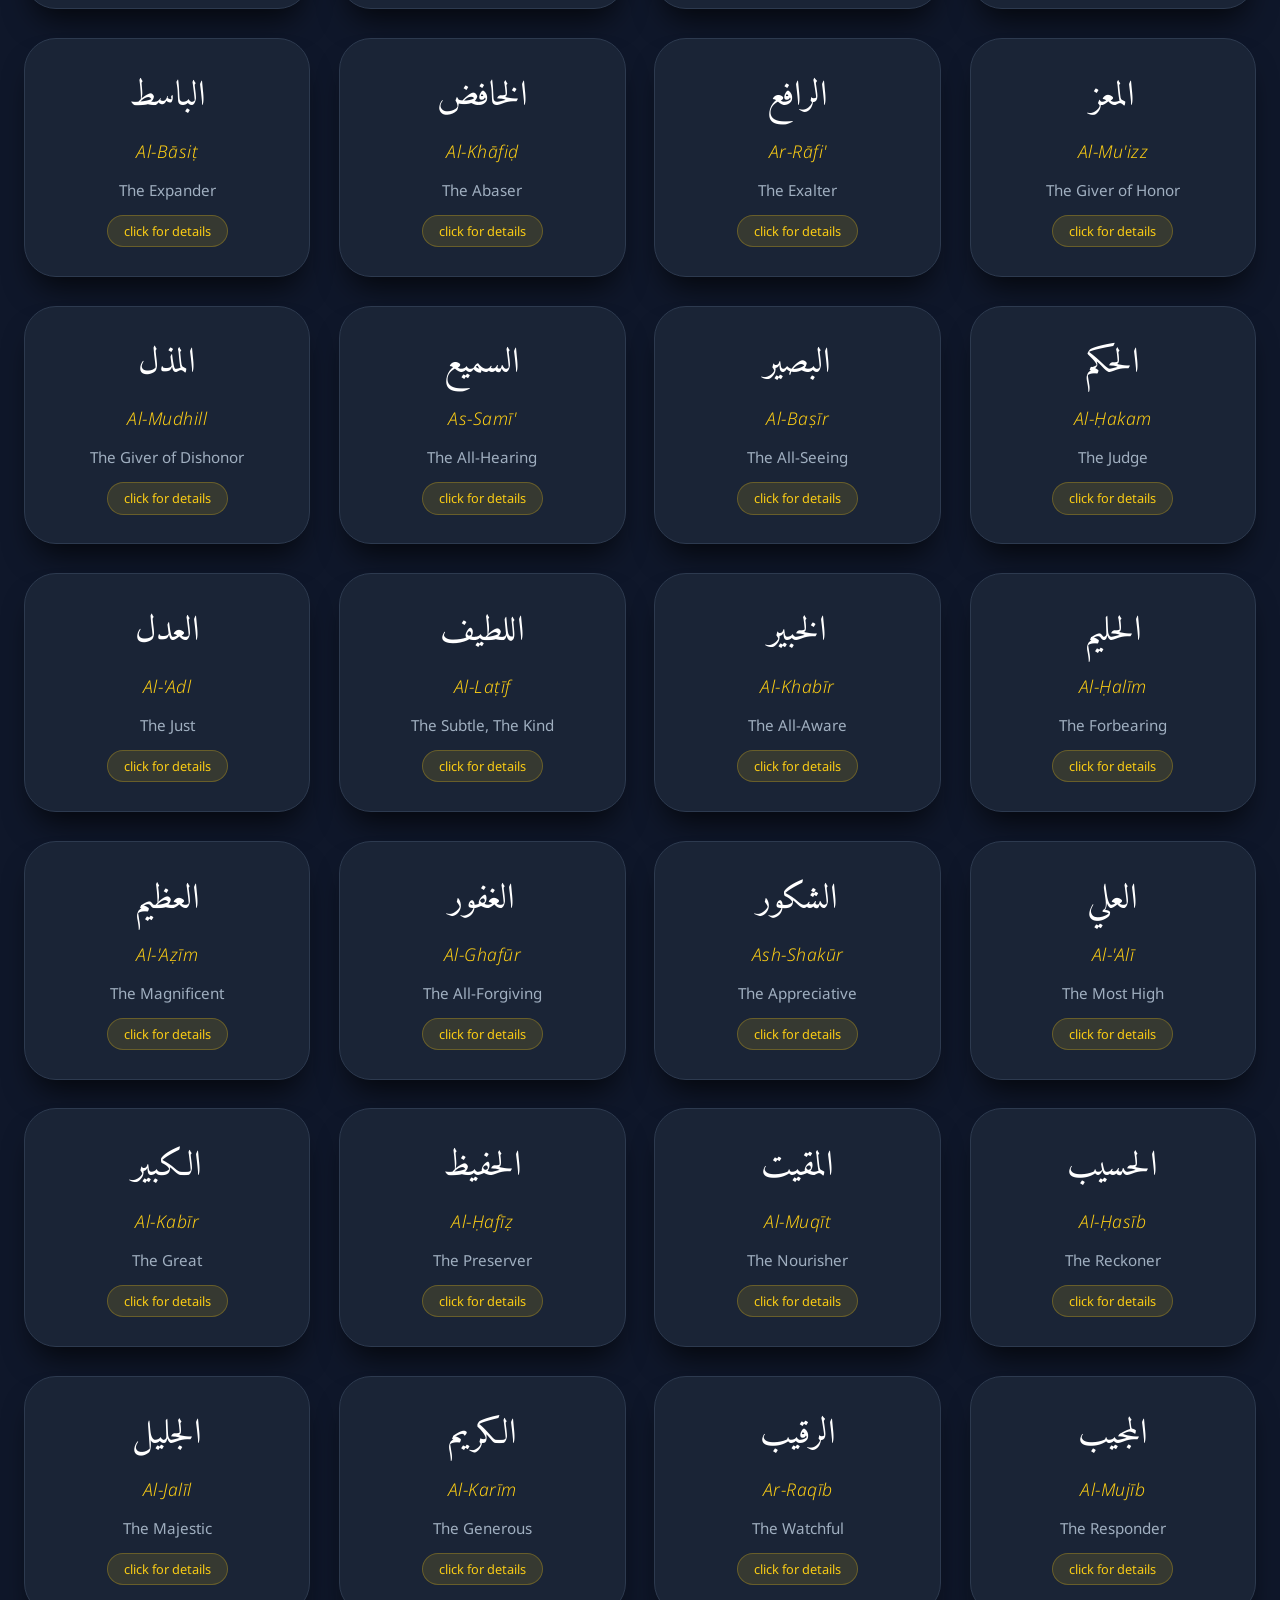
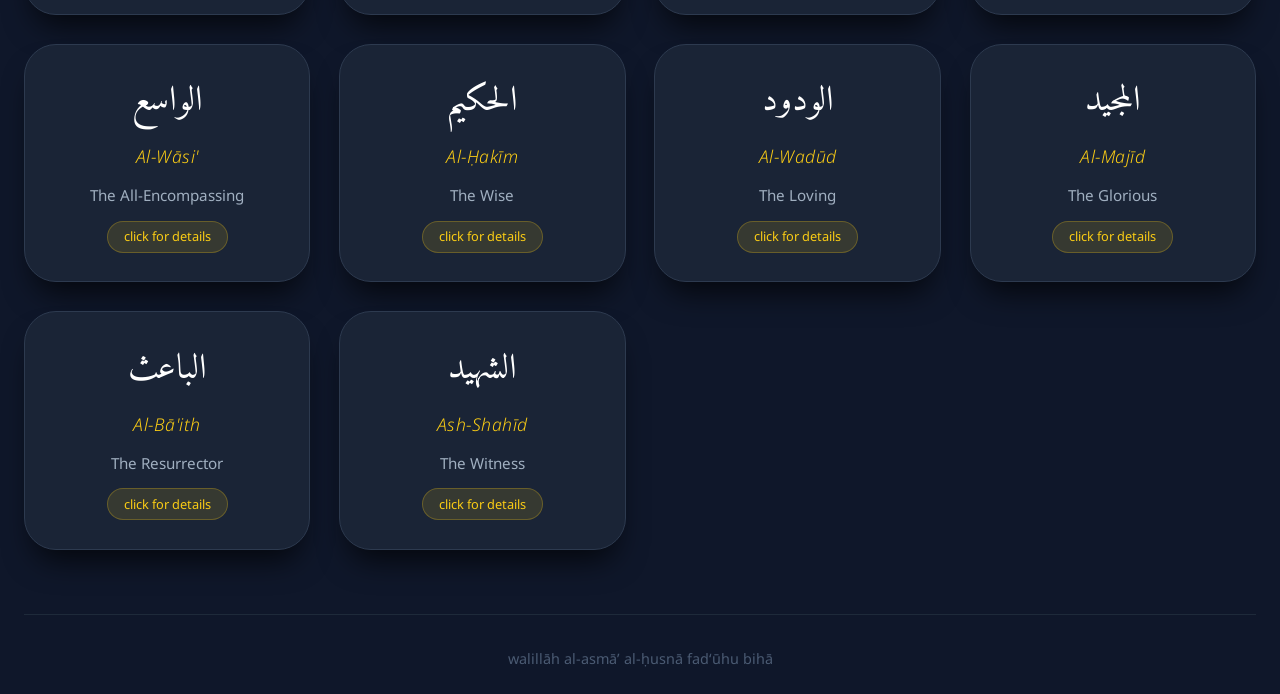
<file: names.html>
<!DOCTYPE html>
<html lang="en">
<head>
  <meta charset="UTF-8">
  <meta name="viewport" content="width=device-width, initial-scale=1.0">
  <title>Yusuf · 99 Names of Allah</title>
  <link rel="stylesheet" href="css/style.css">
  <link rel="preconnect" href="https://fonts.googleapis.com">
  <link rel="preconnect" href="https://fonts.gstatic.com" crossorigin>
  <link href="https://fonts.googleapis.com/css2?family=Amiri:wght@400;700&family=Noto+Sans:ital,wght@0,400;0,600;1,400&display=swap" rel="stylesheet">
</head>
<body>
  <div class="container">
    <header class="header">
      <div class="logo">
        <h1><span class="arabic-logo">يُوسُف</span> ·NAMES OF ALLAH</h1>
      </div>
      <nav class="nav">
        <a href="index.html">Home</a>
        <a href="names.html" class="active">99 Names</a>
        <a href="arabic.html">Learn Arabic</a>
        <a href="juzAmma.html">Juz 'Amma</a>
        <a href="dua-dhikr.html">Duas & Dhikr</a>
      </nav>
    </header>

    <main>
      <!-- Grid View -->
      <section id="namesGrid">
        <div class="section-header">
          <h2>🌟 The 99 Beautiful Names</h2>
          <span class="badge large" id="namesCount">99 names</span>
        </div>
        
        <div class="names-grid" id="namesGridContainer">
          <!-- Dynamically filled by JavaScript -->
          <div class="loading-message">Loading names...</div>
        </div>
      </section>

      <!-- Detail View (hidden initially) -->
      <section id="nameDetail" class="hidden">
        <button class="btn-back" id="backToGrid">← Back to all names</button>
        
        <div class="detail-card">
          <div class="detail-header">
            <div class="name-arabic-large" id="detailArabic">الرحمن</div>
            <div class="name-translit-large" id="detailTranslit">Ar-Raḥmān</div>
          </div>
          
          <div class="detail-content">
            <div class="detail-row">
              <div class="detail-label">Meaning</div>
              <div class="detail-value" id="detailMeaning">The Most Gracious</div>
            </div>
            
            <div class="detail-row">
              <div class="detail-label">Evidence</div>
              <div class="detail-value" id="detailEvidence">Qur'an 1:3, 55:1</div>
            </div>
            
            <div class="detail-row">
              <div class="detail-label">Reflection</div>
              <div class="detail-value" id="detailReflection">Allah's mercy encompasses all of creation, believers and non-believers alike.</div>
            </div>
            
            <div class="detail-row">
              <div class="detail-label">When to Use</div>
              <div class="detail-value" id="detailWhen">When seeking mercy, when feeling hopeless, when asking for forgiveness</div>
            </div>
            
            <div class="detail-row">
              <div class="detail-label">Du'a Example</div>
              <div class="detail-value dua-example" id="detailDua">Yā Raḥmān irḥamnī</div>
            </div>
            
            <div class="detail-row">
              <div class="detail-label">Tajwīd Note</div>
              <div class="detail-value" id="detailTajwid">The letter ḥ (ح) is a deep throat sound, not like English 'h'</div>
            </div>
            
            <div class="detail-row">
              <div class="detail-label">Related Names</div>
              <div class="detail-value" id="detailRelated">Ar-Raḥīm, Al-Ghafūr, Al-Wadūd</div>
            </div>
            
            <div class="personal-note-section">
              <label for="personalNote" class="detail-label">📝 Personal Reflection</label>
              <textarea id="personalNote" class="personal-note" placeholder="Write your personal reflections about this name..." rows="3"></textarea>
            </div>
          </div>
        </div>
      </section>
    </main>

    <footer class="footer">
      <p>walillāh al-asmāʼ al-ḥusnā fadʻūhu bihā</p>
    </footer>
  </div>

  <!-- Scripts - Updated with correct file names -->
  <script src="js/namesData.js"></script>
  <script src="js/main.js"></script>

  <script>
  if ('serviceWorker' in navigator) {
    navigator.serviceWorker.register('/sw.js')
      .then(reg => console.log('✅ Service Worker registered'))
      .catch(err => console.log('❌ Service Worker error:', err));
  }
</script>
</body>
</html>
</file>
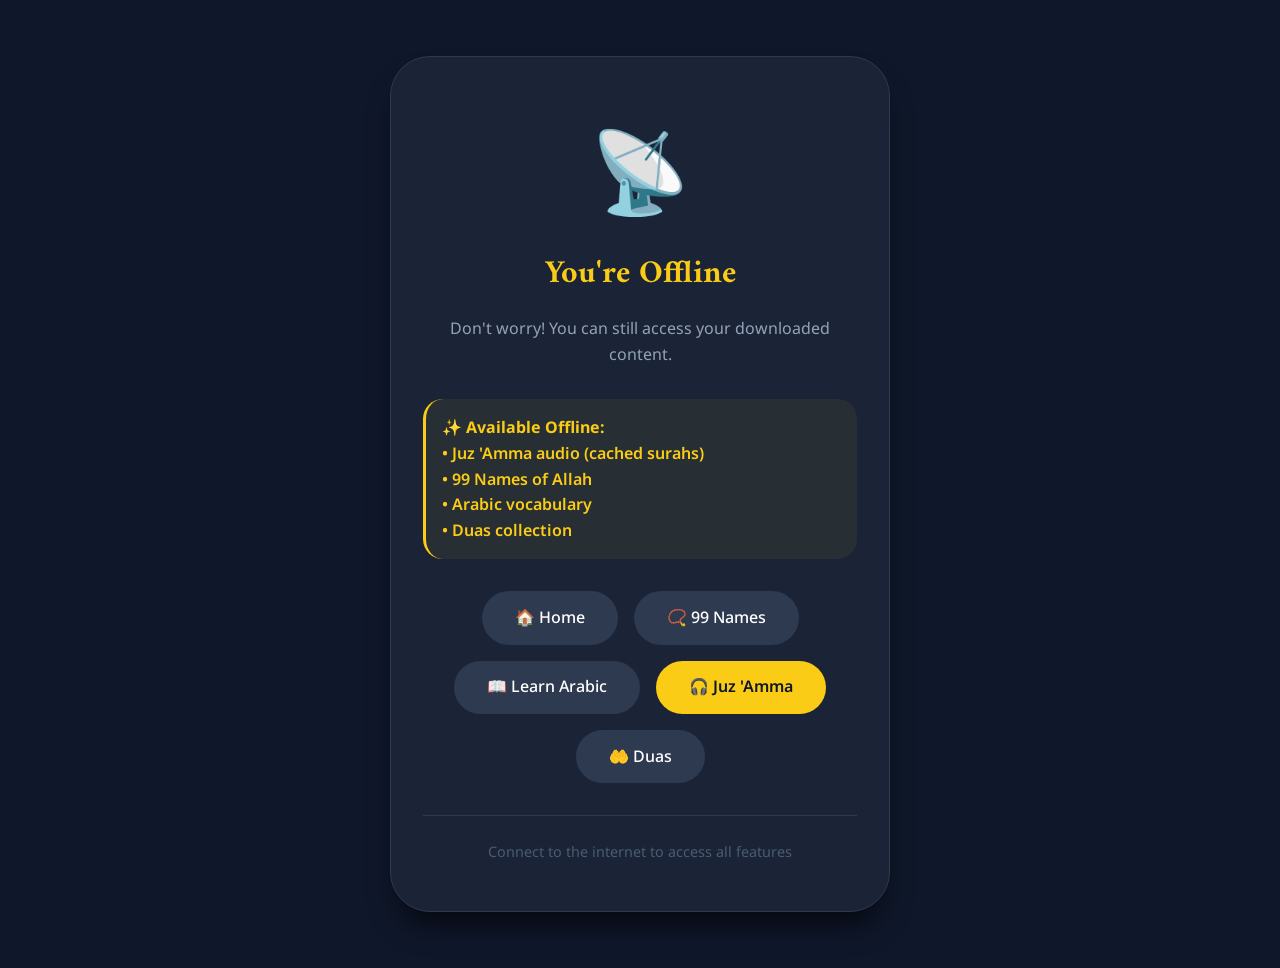
<file: offline.html>
<!DOCTYPE html>
<html lang="en">
<head>
    <meta charset="UTF-8">
    <meta name="viewport" content="width=device-width, initial-scale=1.0">
    <title>Offline · Yusuf</title>
    <link rel="stylesheet" href="css/style.css">
    <link rel="preconnect" href="https://fonts.googleapis.com">
    <link rel="preconnect" href="https://fonts.gstatic.com" crossorigin>
    <link href="https://fonts.googleapis.com/css2?family=Amiri:wght@400;700&family=Noto+Sans:ital,wght@0,400;0,600;1,400&display=swap" rel="stylesheet">
    <style>
        .offline-container {
            min-height: 80vh;
            display: flex;
            align-items: center;
            justify-content: center;
            text-align: center;
            padding: 2rem;
        }
        
        .offline-card {
            background: #1a2436;
            border-radius: 40px;
            padding: 3rem 2rem;
            border: 1px solid #2d3a4f;
            max-width: 500px;
            width: 100%;
            box-shadow: 0 20px 30px -10px rgba(0, 0, 0, 0.7);
        }
        
        .offline-icon {
            font-size: 5rem;
            margin-bottom: 1rem;
            animation: float 3s ease-in-out infinite;
        }
        
        .offline-title {
            font-size: 2rem;
            color: #facc15;
            margin-bottom: 1rem;
            font-family: 'Amiri', serif;
        }
        
        .offline-text {
            color: #94a3b8;
            margin-bottom: 2rem;
            line-height: 1.6;
        }
        
        .offline-highlight {
            color: #facc15;
            font-weight: 600;
            margin: 1rem 0;
            padding: 1rem;
            background: #facc1510;
            border-radius: 20px;
            border-left: 3px solid #facc15;
            text-align: left;
        }
        
        .offline-actions {
            display: flex;
            gap: 1rem;
            justify-content: center;
            flex-wrap: wrap;
            margin-top: 2rem;
        }
        
        .offline-btn {
            background: #2d3a4f;
            border: none;
            color: white;
            padding: 0.8rem 2rem;
            border-radius: 40px;
            cursor: pointer;
            text-decoration: none;
            transition: all 0.2s;
            font-weight: 500;
            border: 1px solid transparent;
        }
        
        .offline-btn:hover {
            background: #3d4e66;
            border-color: #facc1540;
            color: #facc15;
        }
        
        .offline-btn.primary {
            background: #facc15;
            color: #0f172a;
            font-weight: 600;
        }
        
        .offline-btn.primary:hover {
            background: #ffd966;
            transform: translateY(-2px);
            box-shadow: 0 5px 15px rgba(250, 204, 21, 0.3);
        }
        
        .offline-footer {
            margin-top: 2rem;
            color: #4b5b73;
            font-size: 0.9rem;
            border-top: 1px solid #2d3a4f;
            padding-top: 1.5rem;
        }
        
        @keyframes float {
            0%, 100% { transform: translateY(0); }
            50% { transform: translateY(-10px); }
        }
        
        @media (max-width: 480px) {
            .offline-card {
                padding: 2rem 1.5rem;
            }
            
            .offline-title {
                font-size: 1.8rem;
            }
            
            .offline-icon {
                font-size: 4rem;
            }
        }
    </style>
</head>
<body>
    <div class="container">
        <div class="offline-container">
            <div class="offline-card">
                <div class="offline-icon">📡</div>
                <h1 class="offline-title">You're Offline</h1>
                <p class="offline-text">
                    Don't worry! You can still access your downloaded content.
                </p>
                
                <div class="offline-highlight">
                    <strong>✨ Available Offline:</strong><br>
                    • Juz 'Amma audio (cached surahs)<br>
                    • 99 Names of Allah<br>
                    • Arabic vocabulary<br>
                    • Duas collection
                </div>
                
                <div class="offline-actions">
                    <a href="index.html" class="offline-btn">🏠 Home</a>
                    <a href="names.html" class="offline-btn">📿 99 Names</a>
                    <a href="arabic.html" class="offline-btn">📖 Learn Arabic</a>
                    <a href="juzAmma.html" class="offline-btn primary">🎧 Juz 'Amma</a>
                    <a href="dua-dhikr.html" class="offline-btn">🤲 Duas</a>
                </div>
                
                <div class="offline-footer">
                    <p>Connect to the internet to access all features</p>
                </div>
            </div>
        </div>
    </div>


    <script>
  if ('serviceWorker' in navigator) {
    navigator.serviceWorker.register('/sw.js')
      .then(reg => console.log('✅ Service Worker registered'))
      .catch(err => console.log('❌ Service Worker error:', err));
  }
</script>
</body>
</html>
</file>
<file: css/style.css>
/* ===== SAMKRAN ILM · MAIN STYLESHEET ===== */
/* Dark navy · Gold accent · Academic transliteration */

* {
  margin: 0;
  padding: 0;
  box-sizing: border-box;
}

body {
  background-color: #0f172a;
  color: #e2e8f0;
  font-family: 'Noto Sans', -apple-system, BlinkMacSystemFont, 'Segoe UI', sans-serif;
  line-height: 1.6;
  min-height: 100vh;
}

.container {
  max-width: 1400px;
  margin: 0 auto;
  padding: 1.5rem;
}

/* ===== HEADER & NAVIGATION ===== */
.header {
  display: flex;
  justify-content: space-between;
  align-items: center;
  flex-wrap: wrap;
  background-color: #0a0f1a;
  padding: 1.2rem 2rem;
  border-radius: 60px;
  border: 2px solid #facc15;
  box-shadow: 0 0 15px rgba(250, 204, 21, 0.2);
  margin-bottom: 2rem;
}

.logo h1 {
  font-size: 2.8rem;
  font-weight: 800;
  color: #facc15;
  text-shadow: 0 0 10px rgba(250, 204, 21, 0.4);
  letter-spacing: 0.5px;
}

.arabic-logo {
  font-family: 'Amiri', serif;
  font-size: 3rem;
  margin-right: 0.5rem;
  font-weight: 800;
}

.nav {
  display: flex;
  gap: 0.5rem;
  flex-wrap: wrap;
}

.nav a {
  color: #cbd5e1;
  text-decoration: none;
  padding: 0.6rem 1.4rem;
  border-radius: 40px;
  background-color: #1e293b;
  border: 1px solid transparent;
  transition: all 0.2s ease;
  font-weight: 500;
  font-size: 1.1rem;
}

.nav a:hover {
  border-color: #facc1540;
  color: #facc15;
  background-color: #2d3a4f;
}

.nav a.active {
  background-color: #facc15;
  color: #0f172a;
  font-weight: 600;
  box-shadow: 0 0 12px #facc1590;
}

/* ===== CARDS & GRIDS (GENERAL) ===== */
.dashboard {
  display: grid;
  grid-template-columns: repeat(auto-fit, minmax(320px, 1fr));
  gap: 2rem;
  margin-bottom: 2.5rem;
}

.card,
.dua-card,
.name-card,
.word-card,
.dhikr-card,
.tool-card,
.stat-card,
.root-card,
.phrase-card,
.sentence-card,
.quiz-card-large {
  background: #1a2436;
  border-radius: 32px;
  padding: 1.8rem 1.5rem;
  border: 1px solid #2d3a4f;
  box-shadow: 0 20px 30px -10px rgba(0, 0, 0, 0.7);
  transition: transform 0.2s, border-color 0.2s;
}

.card:hover,
.dua-card:hover,
.name-card:hover,
.word-card:hover,
.dhikr-card:hover,
.tool-card:hover,
.stat-card:hover,
.root-card:hover,
.phrase-card:hover,
.sentence-card:hover {
  border-color: #facc1550;
  transform: translateY(-4px);
}

.card-header {
  display: flex;
  align-items: center;
  gap: 0.8rem;
  margin-bottom: 1.5rem;
  border-left: 4px solid #facc15;
  padding-left: 1rem;
}

.card-header h2,
.dua-header h2,
.dhikr-header h2,
.tools-header h2 {
  font-size: 1.3rem;
  font-weight: 500;
  color: #facc15;
}

.card-icon,
.header-icon {
  font-size: 1.8rem;
}

.card-body {
  display: flex;
  flex-direction: column;
  gap: 1rem;
}

/* ===== TYPOGRAPHY ===== */
.arabic-large {
  font-family: 'Amiri', 'Traditional Arabic', serif;
  font-size: 2.8rem;
  color: #ffffff;
  line-height: 1.3;
  text-align: center;
  margin-bottom: 0.3rem;
}

.transliteration {
  font-size: 1.3rem;
  color: #facc15;
  font-style: italic;
  font-weight: 300;
  text-align: center;
  letter-spacing: 0.5px;
  border-bottom: 1px dashed #334155;
  padding-bottom: 0.8rem;
}

.meaning,
.swahili-text {
  font-size: 1.1rem;
  color: #a0afc0;
  text-align: center;
  font-weight: 400;
}

.reflection-box {
  background: #0f172a80;
  border-radius: 24px;
  padding: 1rem;
  font-size: 0.95rem;
  color: #b1c3d9;
  border-left: 3px solid #facc1560;
  margin: 0.5rem 0;
}

.dua-box {
  background: #2b3448;
  padding: 0.8rem 1rem;
  border-radius: 60px;
  font-size: 1rem;
  color: #f1e5b0;
  text-align: center;
}

.dua-label {
  color: #facc15;
  font-weight: 600;
  margin-right: 0.5rem;
}

.evidence-badge,
.source-badge,
.category-badge,
.badge {
  background: #facc1520;
  color: #facc15;
  padding: 0.3rem 1rem;
  border-radius: 30px;
  font-size: 0.8rem;
  border: 1px solid #facc1540;
  display: inline-block;
  white-space: nowrap;
}

.source-badge.quran {
  background: #4ade8020;
  color: #4ade80;
  border-color: #4ade8040;
}

.source-badge.hadith {
  background: #60a5fa20;
  color: #60a5fa;
  border-color: #60a5fa40;
}

.badge.large {
  font-size: 1rem;
  padding: 0.4rem 1.2rem;
}

/* ===== COUNTERS (used in Dhikr) ===== */
.dhikr-item {
  background: #1e2a3a;
  border-radius: 60px;
  padding: 1rem 1.2rem;
  margin-bottom: 1rem;
}

.dhikr-text {
  font-family: 'Amiri', serif;
  font-size: 1.5rem;
  display: block;
  margin-bottom: 0.3rem;
}

.dhikr-translit {
  font-size: 0.9rem;
  color: #94a3b8;
  font-style: italic;
  display: block;
  margin-bottom: 0.8rem;
}

.counter-controls {
  display: flex;
  align-items: center;
  justify-content: space-between;
  gap: 0.5rem;
}

.counter-btn {
  background: #facc15;
  border: none;
  color: #0f172a;
  font-weight: bold;
  padding: 0.4rem 1rem;
  border-radius: 30px;
  cursor: pointer;
  transition: 0.15s;
  font-size: 0.9rem;
}

.counter-btn:hover {
  background: #ffd966;
  transform: scale(1.02);
}

.counter-value {
  font-size: 1.5rem;
  font-weight: 600;
  color: white;
  min-width: 3rem;
  text-align: center;
}

.reset-btn,
.counter-control-btn {
  background: transparent;
  border: 1px solid #facc1540;
  color: #cbd5e1;
  padding: 0.3rem 1rem;
  border-radius: 30px;
  cursor: pointer;
  transition: 0.1s;
}

.reset-btn:hover,
.counter-control-btn:hover {
  background: #facc1510;
  border-color: #facc15;
}

.btn-secondary {
  background: transparent;
  border: 1px solid #facc15;
  color: #facc15;
  padding: 0.6rem 1.5rem;
  border-radius: 40px;
  cursor: pointer;
  font-size: 0.95rem;
  margin-top: 0.5rem;
  width: 100%;
  transition: 0.15s;
}

.btn-secondary:hover {
  background: #facc1510;
}

/* ===== STATS ROW ===== */
.stats-row {
  display: grid;
  grid-template-columns: repeat(auto-fit, minmax(150px, 1fr));
  gap: 1.5rem;
  margin: 2rem 0;
}

.stat-card {
  background: #1a2436;
  border-radius: 40px;
  padding: 1.5rem;
  text-align: center;
  border: 1px solid #2d3a4f;
}

.stat-value {
  font-size: 2.5rem;
  font-weight: 600;
  color: #facc15;
  display: block;
  line-height: 1.2;
}

.stat-label {
  font-size: 0.95rem;
  color: #94a3b8;
}

/* ===== NAMES GRID ===== */
.names-grid {
  display: grid;
  grid-template-columns: repeat(auto-fill, minmax(280px, 1fr));
  gap: 1.8rem;
  margin: 2rem 0;
}

.name-card {
  background: #1a2436;
  border-radius: 32px;
  padding: 1.8rem 1.2rem;
  border: 1px solid #2d3a4f;
  cursor: pointer;
  transition: all 0.2s;
  display: flex;
  flex-direction: column;
  gap: 0.8rem;
}

.name-card:hover {
  border-color: #facc15;
  transform: translateY(-5px);
  box-shadow: 0 20px 25px -10px #000000cc;
}

.name-card .arabic-name {
  font-family: 'Amiri', serif;
  font-size: 2.2rem;
  color: white;
  text-align: center;
}

.name-card .transliteration {
  font-size: 1.1rem;
  border-bottom: none;
  padding-bottom: 0;
}

.name-card .meaning {
  font-size: 0.95rem;
}

/* ===== DETAIL VIEW ===== */
.hidden {
  display: none !important;
}

.btn-back {
  background: #1e2a3a;
  border: 1px solid #facc1540;
  color: white;
  padding: 0.6rem 1.8rem;
  border-radius: 40px;
  cursor: pointer;
  margin-bottom: 1.5rem;
  font-size: 1rem;
}

.btn-back:hover {
  background: #2a3a50;
  border-color: #facc15;
}

.detail-card {
  background: #1a2436;
  border-radius: 40px;
  padding: 2.5rem;
  border: 1px solid #2d3a4f;
}

.detail-header {
  text-align: center;
  margin-bottom: 2rem;
  border-bottom: 1px solid #334155;
  padding-bottom: 1.5rem;
}

.name-arabic-large {
  font-family: 'Amiri', serif;
  font-size: 4.5rem;
  color: #facc15;
  line-height: 1.3;
}

.name-translit-large {
  font-size: 2rem;
  color: #e2e8f0;
  font-style: italic;
}

.detail-row {
  display: flex;
  flex-wrap: wrap;
  border-bottom: 1px dashed #334155;
  padding: 1rem 0;
}

.detail-label {
  flex: 0 0 140px;
  color: #94a3b8;
  font-weight: 500;
}

.detail-value {
  flex: 1;
  color: white;
}

.personal-note-section {
  margin-top: 2rem;
  padding-top: 1rem;
}

.personal-note {
  width: 100%;
  background: #1e2a3a;
  border: 1px solid #3d4e66;
  border-radius: 28px;
  padding: 1.2rem;
  color: white;
  font-family: inherit;
  margin-top: 0.5rem;
  resize: vertical;
}

/* ===== WORDS GRID ===== */
.words-grid {
  display: grid;
  grid-template-columns: repeat(auto-fill, minmax(300px, 1fr));
  gap: 1.2rem;
  max-height: 600px;
  overflow-y: auto;
  padding-right: 0.5rem;
  margin: 1.5rem 0;
}

.word-card {
  background: #1b2538;
  border-radius: 24px;
  padding: 1.2rem;
  border: 1px solid #2e3b50;
  display: flex;
  flex-direction: column;
  gap: 0.5rem;
}

.word-arabic {
  font-family: 'Amiri', serif;
  font-size: 2rem;
  color: white;
}

.word-translit {
  color: #facc15;
  font-style: italic;
  font-size: 1rem;
}

.word-meaning {
  color: #a0afc0;
  font-size: 0.95rem;
}

.word-root {
  font-size: 0.85rem;
  color: #64748b;
  background: #0f172a;
  padding: 0.2rem 0.8rem;
  border-radius: 20px;
  display: inline-block;
  align-self: flex-start;
}

.tajweed-note {
  font-size: 0.8rem;
  background: #132237;
  padding: 0.2rem 1rem;
  border-radius: 30px;
  color: #aaccff;
  border: 1px dashed #3b4e6b;
  cursor: help;
}

/* ===== TABS (general) ===== */
.tabs-container,
.main-tabs-container,
.learning-tabs {
  display: flex;
  flex-wrap: wrap;
  gap: 0.5rem;
  margin: 2rem 0;
  background: #1a2436;
  padding: 0.8rem;
  border-radius: 60px;
  border: 1px solid #2d3a4f;
  justify-content: center;
}

.tab-btn,
.main-tab-btn,
.learning-tabs .tab-btn,
.filter-btn,
.category-pill,
.dhikr-cat-btn {
  background: transparent;
  border: none;
  color: #94a3b8;
  padding: 0.7rem 1.5rem;
  border-radius: 40px;
  cursor: pointer;
  font-size: 1rem;
  transition: all 0.2s;
  flex: 0 1 auto;
  min-width: 120px;
  white-space: nowrap;
}

.tab-btn:hover,
.main-tab-btn:hover,
.learning-tabs .tab-btn:hover,
.filter-btn:hover,
.category-pill:hover,
.dhikr-cat-btn:hover {
  background: #2d3a4f;
  color: white;
}

.tab-btn.active,
.main-tab-btn.active,
.learning-tabs .tab-btn.active,
.filter-btn.active,
.category-pill.active,
.dhikr-cat-btn.active {
  background: #facc15;
  color: #0f172a;
  font-weight: 600;
}

.tab-content {
  display: block;
}

.tab-content.hidden,
.main-tab-content.hidden {
  display: none !important;
}

/* ===== SEARCH BOX ===== */
.search-box {
  background: #1e2a3a;
  border: 1px solid #3d4e66;
  border-radius: 60px;
  padding: 0.8rem 1.5rem;
  color: white;
  font-size: 1rem;
  width: 100%;
  max-width: 400px;
  margin: 1rem 0;
}

.search-box:focus {
  outline: none;
  border-color: #facc15;
}

/* ===== PHRASES LIST ===== */
.phrases-list {
  max-height: 600px;
  overflow-y: auto;
  padding-right: 0.5rem;
}

.phrase-item {
  background: #1b2538;
  border-radius: 28px;
  padding: 1.2rem;
  margin-bottom: 0.8rem;
  border: 1px solid #2e3b50;
}

.phrase-arabic {
  font-family: 'Amiri', serif;
  font-size: 1.8rem;
  color: white;
  margin-right: 1rem;
}

.phrase-translit {
  color: #facc15;
  font-style: italic;
  font-size: 1rem;
}

.phrase-meaning {
  color: #a0afc0;
  margin: 0.5rem 0;
}

.phrase-usage {
  font-size: 0.85rem;
  color: #64748b;
  background: #0f172a;
  padding: 0.2rem 0.8rem;
  border-radius: 20px;
  display: inline-block;
}

/* ===== SLIDESHOW ===== */
.slideshow-container {
  background: #111e2e;
  border-radius: 48px;
  padding: 2.5rem 2rem;
  text-align: center;
  margin: 2rem 0;
  border: 1px solid #facc1520;
}

.slideshow-arabic {
  font-family: 'Amiri', serif;
  font-size: 3.5rem;
  color: #facc15;
  line-height: 1.4;
  margin-bottom: 0.5rem;
}

.slideshow-translit {
  font-size: 1.8rem;
  color: #e2e8f0;
  font-style: italic;
  margin-bottom: 1rem;
}

.slideshow-meaning {
  font-size: 1.3rem;
  color: #94a3b8;
  margin-bottom: 1.5rem;
}

.slideshow-count {
  background: #facc1520;
  color: #facc15;
  padding: 0.5rem 2rem;
  border-radius: 60px;
  display: inline-block;
  font-size: 1.2rem;
  border: 1px solid #facc1540;
  margin-bottom: 1.5rem;
}

.slideshow-nav {
  display: flex;
  justify-content: center;
  gap: 1rem;
  margin: 1.5rem 0;
}

.nav-btn {
  background: #1e2a3a;
  border: 1px solid #facc1540;
  color: white;
  padding: 0.6rem 2rem;
  border-radius: 40px;
  font-size: 1rem;
  cursor: pointer;
  transition: 0.1s;
}

.nav-btn:hover {
  background: #2a3a50;
  border-color: #facc15;
}

.timer-note {
  color: #64748b;
  font-size: 0.9rem;
}

/* ===== ROOTS & KHUTBAH ===== */
.roots-grid {
  display: grid;
  grid-template-columns: repeat(auto-fit, minmax(250px, 1fr));
  gap: 1.5rem;
  margin: 2rem 0;
}

.root-card {
  background: #1a2436;
  border-radius: 28px;
  padding: 1.5rem;
  border: 1px solid #2d3a4f;
}

.root-letters {
  font-family: 'Amiri', serif;
  font-size: 2.5rem;
  color: #facc15;
  margin-bottom: 0.5rem;
}

.root-meaning {
  color: white;
  font-weight: 500;
  margin-bottom: 1rem;
}

.root-words {
  list-style: none;
}

.root-words li {
  padding: 0.3rem 0;
  border-bottom: 1px dashed #334155;
  display: flex;
  justify-content: space-between;
}

.khutbah-grid {
  display: grid;
  grid-template-columns: repeat(auto-fill, minmax(200px, 1fr));
  gap: 1rem;
  margin: 1.5rem 0;
}

.khutbah-item {
  background: #1b2538;
  border-radius: 20px;
  padding: 1rem;
  text-align: center;
}

.khutbah-arabic {
  font-family: 'Amiri', serif;
  font-size: 1.8rem;
  color: white;
}

.khutbah-translit {
  color: #facc15;
  font-style: italic;
  font-size: 0.9rem;
}

.khutbah-meaning {
  color: #94a3b8;
  font-size: 0.85rem;
  margin-top: 0.3rem;
}

/* ===== FOOTER ===== */
.footer {
  margin-top: 4rem;
  text-align: center;
  color: #4b5b73;
  font-size: 0.9rem;
  border-top: 1px solid #1e2a3a;
  padding-top: 2rem;
}

/* ===== UTILITY CLASSES ===== */
.section-header {
  display: flex;
  justify-content: space-between;
  align-items: center;
  flex-wrap: wrap;
  margin: 1.5rem 0;
}

.section-header h2 {
  color: #facc15;
  font-weight: 500;
}

.info-box {
  background: #1a2436;
  border-radius: 28px;
  padding: 1.5rem;
  margin: 1.5rem 0;
  border-left: 4px solid #facc15;
}

/* ===== SCROLLBAR STYLING ===== */
::-webkit-scrollbar {
  width: 8px;
}

::-webkit-scrollbar-track {
  background: #1a2436;
  border-radius: 10px;
}

::-webkit-scrollbar-thumb {
  background: #3d4e66;
  border-radius: 10px;
}

::-webkit-scrollbar-thumb:hover {
  background: #facc1540;
}

/* ===== JUZ 'AMMA STYLES ===== */
.juz-content {
  min-height: 60vh;
  padding: 1rem 0;
}

.juz-header {
  margin-bottom: 2rem;
}

.juz-header h2 {
  font-size: 2.2rem;
  color: #facc15;
  margin-bottom: 1rem;
  font-weight: 500;
}

.progress-summary {
  background: #1a2436;
  border-radius: 60px;
  padding: 1.5rem;
  margin-bottom: 2rem;
  border: 1px solid #2d3a4f;
}

.summary-stats {
  display: flex;
  justify-content: space-between;
  margin-bottom: 1rem;
  color: #e2e8f0;
}

.stat {
  font-size: 1.1rem;
}

.overall-progress-bar {
  height: 8px;
  background: #2d3a4f;
  border-radius: 10px;
  overflow: hidden;
}

.progress-fill {
  height: 100%;
  background: linear-gradient(90deg, #facc15, #4ade80);
  transition: width 0.3s ease;
}

.surah-grid {
  display: flex;
  flex-direction: column;
  gap: 1rem;
}

.surah-card {
  background: #1a2436;
  border-radius: 24px;
  padding: 1.2rem 1.5rem;
  border: 1px solid #2d3a4f;
  display: flex;
  align-items: center;
  gap: 1.5rem;
  position: relative;
  transition: all 0.2s ease;
  cursor: pointer;
}

.surah-card:hover {
  border-color: #facc15;
  transform: translateX(8px);
  box-shadow: 0 4px 12px rgba(250, 204, 21, 0.1);
}

.surah-card.memorized {
  border-left: 4px solid #4ade80;
}

.surah-number {
  font-size: 1.8rem;
  font-weight: 600;
  color: #facc15;
  opacity: 0.5;
  min-width: 50px;
  text-align: center;
}

.surah-info {
  flex: 1;
}

.surah-arabic {
  font-family: 'Amiri', serif;
  font-size: 1.8rem;
  color: white;
  line-height: 1.4;
}

.surah-english {
  font-size: 1.2rem;
  color: #e2e8f0;
  margin-bottom: 0.3rem;
}

.surah-ayahs {
  font-size: 0.9rem;
  color: #94a3b8;
}

.surah-progress {
  width: 100px;
  height: 4px;
  background: #2d3a4f;
  border-radius: 4px;
  overflow: hidden;
}

.surah-progress .progress-bar {
  height: 100%;
  background: #4ade80;
  transition: width 0.3s ease;
}

.memorized-badge {
  position: absolute;
  top: -8px;
  right: 20px;
  background: #4ade80;
  color: #0f172a;
  padding: 0.2rem 1rem;
  border-radius: 30px;
  font-size: 0.8rem;
  font-weight: 600;
}

.play-btn-small {
  background: #facc15;
  border: none;
  color: #0f172a;
  width: 40px;
  height: 40px;
  border-radius: 50%;
  font-size: 1.2rem;
  cursor: pointer;
  transition: all 0.2s;
  display: flex;
  align-items: center;
  justify-content: center;
}

.play-btn-small:hover {
  transform: scale(1.1);
  box-shadow: 0 0 20px #facc15;
}

.surah-view {
  animation: fadeIn 0.3s ease;
}

.back-btn {
  background: #1e2a3a;
  border: 1px solid #facc1540;
  color: white;
  padding: 0.6rem 1.5rem;
  border-radius: 40px;
  cursor: pointer;
  margin-bottom: 2rem;
  font-size: 1rem;
  transition: all 0.2s;
}

.back-btn:hover {
  background: #2a3a50;
  border-color: #facc15;
}

.surah-header {
  text-align: center;
  margin-bottom: 2rem;
  padding: 2rem;
  background: #1a2436;
  border-radius: 40px;
  border: 1px solid #2d3a4f;
}

.surah-arabic-large {
  font-family: 'Amiri', serif;
  font-size: 3.5rem;
  color: #facc15;
  margin-bottom: 0.5rem;
}

.surah-english-large {
  font-size: 1.8rem;
  color: #e2e8f0;
  margin-bottom: 0.5rem;
}

.surah-meta {
  color: #94a3b8;
  font-size: 1rem;
}

.audio-player {
  background: #1a2436;
  border-radius: 60px;
  padding: 1.5rem;
  margin-bottom: 2rem;
  border: 1px solid #2d3a4f;
}

.player-controls {
  display: flex;
  gap: 1rem;
  justify-content: center;
  flex-wrap: wrap;
  margin-bottom: 1rem;
}

.control-btn {
  background: #2d3a4f;
  border: none;
  color: white;
  padding: 0.6rem 1.5rem;
  border-radius: 40px;
  cursor: pointer;
  font-size: 1rem;
  transition: all 0.2s;
  min-width: 100px;
}

.control-btn:hover {
  background: #facc15;
  color: #0f172a;
}

.speed-control {
  display: flex;
  align-items: center;
  gap: 0.5rem;
}

.speed-control select {
  background: #2d3a4f;
  border: 1px solid #facc1540;
  color: white;
  padding: 0.5rem 1rem;
  border-radius: 30px;
  cursor: pointer;
}

.progress-container {
  position: relative;
  height: 10px;
  background: #2d3a4f;
  border-radius: 10px;
  overflow: hidden;
}

.progress-container .progress-bar {
  position: absolute;
  top: 0;
  left: 0;
  height: 100%;
  background: linear-gradient(90deg, #facc15, #4ade80);
  pointer-events: none;
}

.seek-slider {
  position: absolute;
  top: 0;
  left: 0;
  width: 100%;
  height: 100%;
  opacity: 0;
  cursor: pointer;
  z-index: 2;
}

.seek-slider:hover {
  opacity: 0.3;
}

.view-controls {
  display: flex;
  gap: 0.5rem;
  justify-content: center;
  margin-bottom: 2rem;
  flex-wrap: wrap;
}

.view-btn {
  background: transparent;
  border: 1px solid #2d3a4f;
  color: #94a3b8;
  padding: 0.6rem 1.2rem;
  border-radius: 40px;
  cursor: pointer;
  transition: all 0.2s;
  font-size: 0.95rem;
}

.view-btn:hover {
  border-color: #facc15;
  color: white;
}

.view-btn.active {
  background: #facc15;
  color: #0f172a;
  border-color: #facc15;
  font-weight: 600;
}

.ayah-container {
  background: #1a2436;
  border-radius: 40px;
  padding: 2rem;
  border: 1px solid #2d3a4f;
  max-height: 500px;
  overflow-y: auto;
}

.ayah {
  padding: 1rem;
  border-bottom: 1px solid #2d3a4f;
  transition: all 0.2s;
  font-size: 1.2rem;
  line-height: 1.8;
  cursor: pointer;
}

.ayah:last-child {
  border-bottom: none;
}

.ayah:hover {
  background: #2d3a4f;
  transform: translateX(5px);
}

.ayah.active-ayah {
  background: rgba(250, 204, 21, 0.15);
  border-left: 4px solid #facc15;
  border-radius: 0 8px 8px 0;
}

.ayah-number {
  color: #facc15;
  font-weight: 600;
  margin-right: 1rem;
  min-width: 40px;
  display: inline-block;
  font-size: 1rem;
}

.ayah-arabic {
  font-family: 'Amiri', serif;
  font-size: 1.8rem;
  color: white;
  line-height: 2.2;
  direction: rtl;
  display: inline-block;
  width: 100%;
  text-align: right;
}

.ayah-translit {
  color: #e2e8f0;
  font-style: italic;
  font-size: 1.2rem;
  line-height: 1.8;
}

.ayah-swahili {
  color: #94a3b8;
  font-size: 1.1rem;
  line-height: 1.8;
}

/* Memorization Mode */
.ayah-container.memorization-mode .ayah:not(.active-ayah) .ayah-arabic,
.ayah-container.memorization-mode .ayah:not(.active-ayah) .ayah-translit,
.ayah-container.memorization-mode .ayah:not(.active-ayah) .ayah-swahili {
  filter: blur(5px);
  user-select: none;
  opacity: 0.5;
}

.ayah-container.memorization-mode .ayah.active-ayah .ayah-arabic,
.ayah-container.memorization-mode .ayah.active-ayah .ayah-translit,
.ayah-container.memorization-mode .ayah.active-ayah .ayah-swahili {
  filter: none;
  opacity: 1;
  font-weight: bold;
}

/* Surah Navigation */
.surah-navigation {
  display: flex;
  justify-content: space-between;
  margin-top: 2rem;
  gap: 1rem;
  flex-wrap: wrap;
}

.surah-navigation .nav-btn {
  background: #1e2a3a;
  border: 1px solid #facc1540;
  color: white;
  padding: 0.8rem 1.5rem;
  border-radius: 40px;
  cursor: pointer;
  font-size: 1rem;
  transition: all 0.2s;
  flex: 1;
  min-width: 150px;
}

.surah-navigation .nav-btn:hover:not(:disabled) {
  background: #2a3a50;
  border-color: #facc15;
}

.surah-navigation .nav-btn:disabled {
  opacity: 0.3;
  cursor: not-allowed;
}

/* ===== ARABIC LEARNING PAGE STYLES ===== */
.arabic-page {
  max-width: 1200px;
  margin: 0 auto;
  padding: 2rem 1rem;
}

.arabic-header {
  text-align: center;
  margin-bottom: 2rem;
}

.arabic-header h2 {
  font-size: 2rem;
  color: #facc15;
  margin-bottom: 0.5rem;
  font-family: 'Amiri', serif;
}

.arabic-subtitle {
  color: #94a3b8;
  font-size: 1.1rem;
}

/* Learning Progress */
.learning-progress {
  display: grid;
  grid-template-columns: repeat(auto-fit, minmax(200px, 1fr));
  gap: 1.5rem;
  margin-bottom: 2.5rem;
  padding: 1.5rem;
  background: #1a2436;
  border-radius: 16px;
  border: 1px solid #2d3a4f;
}

.progress-item {
  text-align: center;
}

.progress-label {
  display: block;
  font-weight: 600;
  color: #e2e8f0;
  margin-bottom: 0.5rem;
}

.progress-bar-container {
  height: 8px;
  background: #2d3a4f;
  border-radius: 4px;
  margin-bottom: 0.5rem;
  overflow: hidden;
}

.progress-bar-fill {
  height: 100%;
  background: linear-gradient(90deg, #facc15, #4ade80);
  border-radius: 4px;
  transition: width 0.5s ease;
}

.progress-count {
  color: #94a3b8;
  font-size: 0.9rem;
}

/* Letters Master Grid */
.letters-master-grid {
  display: grid;
  grid-template-columns: repeat(auto-fill, minmax(100px, 1fr));
  gap: 1rem;
  margin-bottom: 2rem;
}

.letter-master-card {
  background: #1a2436;
  border: 2px solid #2d3a4f;
  border-radius: 12px;
  padding: 1rem;
  text-align: center;
  cursor: pointer;
  transition: all 0.3s ease;
  position: relative;
}

.letter-master-card:hover {
  transform: translateY(-5px);
  border-color: #facc15;
  box-shadow: 0 10px 20px rgba(0, 0, 0, 0.5);
}

.letter-main {
  font-family: 'Amiri', serif;
  font-size: 3rem;
  color: #facc15;
  line-height: 1;
  margin-bottom: 0.5rem;
}

.letter-name {
  display: block;
  font-weight: 600;
  color: #e2e8f0;
  font-size: 0.9rem;
}

.letter-sound {
  display: block;
  color: #94a3b8;
  font-size: 0.8rem;
}

.viewed-badge {
  position: absolute;
  top: 5px;
  right: 5px;
  background: #facc15;
  color: #0f172a;
  width: 20px;
  height: 20px;
  border-radius: 50%;
  display: flex;
  align-items: center;
  justify-content: center;
  font-size: 0.8rem;
  font-weight: bold;
}

.viewed-badge-small {
  position: absolute;
  top: 5px;
  right: 5px;
  color: #facc15;
  font-size: 1rem;
}

/* Letter Modal */
.letter-modal {
  position: fixed;
  top: 0;
  left: 0;
  width: 100%;
  height: 100%;
  background: rgba(0, 0, 0, 0.9);
  display: flex;
  align-items: center;
  justify-content: center;
  z-index: 1000;
}

.letter-modal-content {
  background: #1a2436;
  border: 2px solid #facc15;
  border-radius: 20px;
  padding: 2rem;
  max-width: 500px;
  width: 90%;
  max-height: 80vh;
  overflow-y: auto;
  position: relative;
}

.close-modal {
  position: absolute;
  top: 1rem;
  right: 1rem;
  background: none;
  border: none;
  font-size: 1.5rem;
  cursor: pointer;
  color: #94a3b8;
}

.close-modal:hover {
  color: #facc15;
}

.letter-modal-header {
  text-align: center;
  margin-bottom: 2rem;
  padding-bottom: 1rem;
  border-bottom: 1px solid #2d3a4f;
}

.letter-modal-arabic {
  font-family: 'Amiri', serif;
  font-size: 5rem;
  color: #facc15;
  line-height: 1;
}

.letter-modal-name {
  font-size: 1.2rem;
  color: #e2e8f0;
}

.letter-detail-item {
  margin-bottom: 1.5rem;
}

.detail-label {
  display: block;
  font-weight: 600;
  color: #facc15;
  margin-bottom: 0.25rem;
}

.detail-value {
  color: #e2e8f0;
}

.example-list {
  margin: 0.5rem 0 0 1.5rem;
  color: #94a3b8;
}

.letter-practice-btn {
  width: 100%;
  padding: 1rem;
  background: #facc15;
  color: #0f172a;
  border: none;
  border-radius: 8px;
  font-weight: 600;
  cursor: pointer;
  transition: all 0.3s ease;
  margin-top: 1rem;
}

.letter-practice-btn:hover {
  background: #ffd966;
  transform: translateY(-2px);
}

/* Writing Practice */
.letter-practice {
  background: #1a2436;
  border: 1px solid #2d3a4f;
  border-radius: 16px;
  padding: 2rem;
  margin-top: 2rem;
  text-align: center;
}

.letter-practice h4 {
  color: #facc15;
  margin-bottom: 1.5rem;
}

.writing-practice {
  display: flex;
  align-items: center;
  justify-content: center;
  gap: 1rem;
  flex-wrap: wrap;
}

.writing-letter {
  font-family: 'Amiri', serif;
  font-size: 4rem;
  color: #facc15;
  background: #0f172a;
  padding: 1rem 2rem;
  border-radius: 12px;
  border: 1px solid #2d3a4f;
}

.writing-input {
  padding: 1rem;
  font-size: 1.5rem;
  width: 100px;
  text-align: center;
  border: 2px solid #2d3a4f;
  border-radius: 8px;
  font-family: 'Amiri', serif;
  background: #0f172a;
  color: white;
}

.writing-check, .writing-next {
  padding: 0.75rem 1.5rem;
  border: none;
  border-radius: 8px;
  font-weight: 600;
  cursor: pointer;
  transition: all 0.3s ease;
}

.writing-check {
  background: #facc15;
  color: #0f172a;
}

.writing-check:hover {
  background: #ffd966;
}

.writing-next {
  background: #2d3a4f;
  color: white;
}

.writing-next:hover {
  background: #3d4e66;
}

/* Flashcard */
.word-flashcard {
  position: fixed;
  top: 50%;
  left: 50%;
  transform: translate(-50%, -50%);
  background: #1a2436;
  border: 2px solid #facc15;
  border-radius: 20px;
  padding: 2rem;
  max-width: 500px;
  width: 90%;
  z-index: 1000;
  box-shadow: 0 20px 40px rgba(0, 0, 0, 0.8);
}

.flashcard-content {
  text-align: center;
}

.flashcard-arabic {
  font-family: 'Amiri', serif;
  font-size: 4rem;
  color: #facc15;
  margin-bottom: 1rem;
}

.flashcard-translit {
  font-size: 1.2rem;
  color: #e2e8f0;
  margin-bottom: 0.5rem;
}

.flashcard-meaning {
  font-size: 1.5rem;
  font-weight: 600;
  color: white;
  margin-bottom: 1rem;
}

.flashcard-example {
  background: #0f172a;
  padding: 1rem;
  border-radius: 8px;
  margin: 1rem 0;
  color: #94a3b8;
  font-style: italic;
}

.flashcard-navigation {
  display: flex;
  justify-content: center;
  gap: 1rem;
  margin-top: 1.5rem;
}

.flashcard-navigation button {
  padding: 0.5rem 2rem;
  border: 1px solid #2d3a4f;
  border-radius: 8px;
  background: #0f172a;
  color: white;
  cursor: pointer;
  transition: all 0.3s ease;
}

.flashcard-navigation button:hover {
  background: #facc15;
  color: #0f172a;
  border-color: #facc15;
}

.close-flashcard {
  position: absolute;
  top: 1rem;
  right: 1rem;
  background: none;
  border: none;
  font-size: 1.5rem;
  cursor: pointer;
  color: #94a3b8;
}

.close-flashcard:hover {
  color: #facc15;
}

/* Conversation Container */
.conversation-container {
  background: #1a2436;
  border-radius: 20px;
  padding: 2rem;
  border: 1px solid #2d3a4f;
}

.conversation-header {
  display: flex;
  gap: 1rem;
  margin-bottom: 2rem;
  flex-wrap: wrap;
}

.category-select {
  flex: 1;
  min-width: 200px;
  padding: 0.75rem;
  border: 2px solid #2d3a4f;
  border-radius: 8px;
  font-size: 1rem;
  color: white;
  background: #0f172a;
}

.shuffle-btn {
  padding: 0.75rem 1.5rem;
  background: #facc15;
  color: #0f172a;
  border: none;
  border-radius: 8px;
  cursor: pointer;
  transition: all 0.3s ease;
  font-weight: 600;
}

.shuffle-btn:hover {
  background: #ffd966;
  transform: translateY(-2px);
}

.conversation-dialogue {
  margin-bottom: 2rem;
}

.conversation-line {
  padding: 1rem;
  margin-bottom: 1rem;
  border-radius: 12px;
  cursor: pointer;
  transition: all 0.3s ease;
  position: relative;
}

.conversation-line.speaker-a {
  background: #1e2a3a;
  border-left: 4px solid #facc15;
}

.conversation-line.speaker-b {
  background: #2a3a4f;
  border-left: 4px solid #4ade80;
}

.conversation-line:hover {
  transform: translateX(5px);
  box-shadow: 0 5px 10px rgba(0, 0, 0, 0.3);
}

.speaker-label {
  font-weight: 600;
  color: #facc15;
  margin-bottom: 0.5rem;
}

.conversation-arabic {
  font-family: 'Amiri', serif;
  font-size: 1.5rem;
  color: white;
  margin-bottom: 0.25rem;
  line-height: 1.4;
  direction: rtl;
}

.conversation-translit {
  font-size: 0.9rem;
  color: #94a3b8;
  font-style: italic;
  margin-bottom: 0.25rem;
}

.conversation-meaning {
  color: #e2e8f0;
}

.current-line {
  position: absolute;
  top: 0.5rem;
  right: 0.5rem;
  background: #facc15;
  color: #0f172a;
  padding: 0.2rem 0.5rem;
  border-radius: 4px;
  font-size: 0.8rem;
  font-weight: bold;
}

/* Conversation Practice */
.conversation-practice {
  background: #0f172a;
  border: 1px solid #2d3a4f;
  border-radius: 16px;
  padding: 2rem;
  margin-top: 2rem;
}

.conversation-practice h4 {
  color: #facc15;
  margin-bottom: 1rem;
}

.practice-role {
  margin-bottom: 1rem;
  font-weight: 600;
  color: #e2e8f0;
}

.practice-role span {
  color: #facc15;
}

.practice-line {
  background: #1a2436;
  padding: 1rem;
  border-radius: 8px;
  margin-bottom: 1rem;
  border: 1px solid #2d3a4f;
  color: white;
}

.practice-input-group {
  display: flex;
  gap: 0.5rem;
  margin-bottom: 1rem;
}

.practice-input-group input {
  flex: 1;
  padding: 1rem;
  border: 2px solid #2d3a4f;
  border-radius: 8px;
  font-size: 1rem;
  background: #0f172a;
  color: white;
}

.practice-input-group button {
  padding: 0 2rem;
  background: #facc15;
  color: #0f172a;
  border: none;
  border-radius: 8px;
  cursor: pointer;
  transition: all 0.3s ease;
  font-weight: 600;
}

.practice-input-group button:hover {
  background: #ffd966;
}

.practice-feedback {
  padding: 1rem;
  border-radius: 8px;
  font-weight: 600;
}

.practice-feedback.success {
  background: #4ade8020;
  color: #4ade80;
  border: 1px solid #4ade80;
}

.practice-feedback.error {
  background: #ef444420;
  color: #ef4444;
  border: 1px solid #ef4444;
}

/* Quiz Container */
.quiz-master-container {
  background: #1a2436;
  border-radius: 20px;
  padding: 2rem;
  border: 1px solid #2d3a4f;
}

.quiz-controls-panel {
  display: flex;
  gap: 1rem;
  margin-bottom: 2rem;
  flex-wrap: wrap;
  align-items: center;
}

.quiz-new-btn {
  padding: 0.75rem 1.5rem;
  background: #facc15;
  color: #0f172a;
  border: none;
  border-radius: 8px;
  cursor: pointer;
  transition: all 0.3s ease;
  font-weight: 600;
}

.quiz-new-btn:hover {
  background: #ffd966;
}

.quiz-counter {
  margin-left: auto;
  padding: 0.5rem 1rem;
  background: #2d3a4f;
  border-radius: 20px;
  font-weight: 600;
  color: #e2e8f0;
}

.quiz-card-large {
  background: linear-gradient(135deg, #1a2436 0%, #0f172a 100%);
  border: 1px solid #facc15;
  border-radius: 16px;
  padding: 3rem 2rem;
  margin-bottom: 2rem;
  color: white;
}

.quiz-question-large {
  font-size: 1.5rem;
  margin-bottom: 2rem;
  text-align: center;
  line-height: 1.6;
  color: #facc15;
}

.quiz-options-grid {
  display: grid;
  grid-template-columns: repeat(auto-fit, minmax(200px, 1fr));
  gap: 1rem;
  margin-bottom: 2rem;
}

.quiz-option-btn {
  padding: 1rem;
  background: #1e2a3a;
  border: 2px solid #2d3a4f;
  border-radius: 8px;
  color: white;
  font-size: 1rem;
  cursor: pointer;
  transition: all 0.3s ease;
}

.quiz-option-btn:hover:not(:disabled) {
  background: #2d3a4f;
  border-color: #facc15;
  transform: translateY(-2px);
}

.quiz-option-btn.correct {
  background: #4ade80;
  border-color: #4ade80;
  color: #0f172a;
}

.quiz-option-btn.wrong {
  background: #ef4444;
  border-color: #ef4444;
}

.quiz-option-btn:disabled {
  cursor: not-allowed;
  opacity: 0.7;
}

.quiz-input-group {
  display: flex;
  gap: 0.5rem;
  margin-bottom: 2rem;
}

.quiz-input-group input {
  flex: 1;
  padding: 1rem;
  border: 2px solid #2d3a4f;
  border-radius: 8px;
  background: #0f172a;
  color: white;
  font-size: 1rem;
}

.quiz-input-group input::placeholder {
  color: #94a3b8;
}

.quiz-input-group button {
  padding: 0 2rem;
  background: #facc15;
  color: #0f172a;
  border: none;
  border-radius: 8px;
  cursor: pointer;
  transition: all 0.3s ease;
  font-weight: 600;
}

.quiz-input-group button:hover {
  background: #ffd966;
}

.quiz-feedback-large {
  padding: 1rem;
  border-radius: 8px;
  margin-bottom: 1rem;
  text-align: center;
  font-weight: 600;
  font-size: 1.2rem;
}

.quiz-feedback-large.correct {
  background: #4ade8020;
  color: #4ade80;
  border: 1px solid #4ade80;
}

.quiz-feedback-large.wrong {
  background: #ef444420;
  color: #ef4444;
  border: 1px solid #ef4444;
}

.quiz-explanation {
  background: #0f172a;
  padding: 1rem;
  border-radius: 8px;
  font-style: italic;
  color: #94a3b8;
}

.quiz-stats {
  display: flex;
  justify-content: center;
  gap: 2rem;
  margin-top: 2rem;
}

.quiz-stat-item {
  text-align: center;
}

.quiz-stat-label {
  display: block;
  color: #94a3b8;
  font-size: 0.9rem;
  margin-bottom: 0.25rem;
}

.quiz-stat-value {
  font-size: 2rem;
  font-weight: 700;
  color: #facc15;
}

/* Category Filters */
.category-filters {
  display: flex;
  gap: 0.5rem;
  flex-wrap: wrap;
  margin: 1rem 0;
}

.category-btn {
  background: transparent;
  border: 1px solid #2d3a4f;
  color: #94a3b8;
  padding: 0.5rem 1.2rem;
  border-radius: 30px;
  cursor: pointer;
  transition: all 0.2s;
  font-size: 0.95rem;
}

.category-btn:hover {
  border-color: #facc15;
  color: white;
}

.category-btn.active {
  background: #facc15;
  color: #0f172a;
  border-color: #facc15;
  font-weight: 600;
}

/* Error & Loading Messages */
.error-message {
  text-align: center;
  padding: 2rem;
  background: #1a2436;
  border-radius: 40px;
  color: #ef4444;
  border: 1px solid #ef4444;
}

.loading-message {
  text-align: center;
  padding: 3rem;
  color: #94a3b8;
  font-size: 1.2rem;
}

/* Filter Bar (general) */
.filter-bar {
  display: flex;
  flex-direction: column;
  gap: 1rem;
  margin-bottom: 2rem;
}

.category-select {
  padding: 0.75rem;
  border: 2px solid #2d3a4f;
  border-radius: 8px;
  font-size: 1rem;
  min-width: 150px;
  background: #0f172a;
  color: white;
}

/* ===== DUA TAB SPECIFIC STYLES ===== */
.dua-container,
.dhikr-container,
.tools-container {
  padding: 1rem 0;
}

.dua-header,
.dhikr-header,
.tools-header {
  text-align: center;
  margin-bottom: 2rem;
  padding: 2rem;
  background: linear-gradient(145deg, #1a2436, #0f1a2a);
  border-radius: 60px;
  border: 1px solid #2d3a4f;
}

.header-icon {
  font-size: 4rem;
  margin-bottom: 1rem;
  animation: float 3s ease-in-out infinite;
}

.dua-header h2,
.dhikr-header h2,
.tools-header h2 {
  font-size: 2.2rem;
  color: #facc15;
  margin-bottom: 0.5rem;
  font-weight: 500;
}

.header-subtitle {
  color: #94a3b8;
  font-size: 1.1rem;
}

/* Stats bar (optional) */
.stats-bar {
  display: grid;
  grid-template-columns: repeat(auto-fit, minmax(120px, 1fr));
  gap: 1rem;
  margin-bottom: 2rem;
  background: #1a2436;
  border-radius: 60px;
  padding: 1.5rem;
  border: 1px solid #2d3a4f;
}

.stat-item {
  text-align: center;
  padding: 0.5rem;
  border-right: 1px solid #2d3a4f;
}

.stat-item:last-child {
  border-right: none;
}

.stat-number {
  display: block;
  font-size: 2rem;
  font-weight: 600;
  color: #facc15;
  line-height: 1.2;
}

.stat-label {
  font-size: 0.9rem;
  color: #94a3b8;
}

/* Prophet strip (optional) */
.prophet-strip {
  background: #1a2436;
  border-radius: 60px;
  padding: 1rem 1.5rem;
  margin-bottom: 2rem;
  border: 1px solid #2d3a4f;
  display: flex;
  align-items: center;
  gap: 1rem;
  flex-wrap: wrap;
}

.prophet-label {
  color: #facc15;
  font-weight: 600;
  font-size: 1rem;
}

.prophet-pills {
  display: flex;
  flex-wrap: wrap;
  gap: 0.5rem;
  flex: 1;
}

.prophet-pill {
  background: transparent;
  border: 1px solid #2d3a4f;
  color: #94a3b8;
  padding: 0.4rem 1rem;
  border-radius: 30px;
  cursor: pointer;
  font-size: 0.85rem;
  transition: all 0.2s;
  white-space: nowrap;
}

.prophet-pill:hover {
  border-color: #facc15;
  color: white;
  background: #2d3a4f;
}

.prophet-pill.active {
  background: #facc15;
  color: #0f172a;
  border-color: #facc15;
  font-weight: 600;
}

/* Duas grid */
.duas-grid {
  display: grid;
  grid-template-columns: repeat(auto-fill, minmax(350px, 1fr));
  gap: 1.5rem;
  margin: 2rem 0;
  min-height: 400px;
}

/* ===== DUA CARD – DARK THEME, FIXED HEIGHT, SCROLLABLE ===== */
.dua-card {
  background: #1a2436;
  border-radius: 32px;
  padding: 1.8rem;
  border: 1px solid #2d3a4f;
  transition: all 0.3s ease;
  position: relative;
  animation: fadeIn 0.5s ease;
  height: 450px;
  overflow-y: auto;
  display: flex;
  flex-direction: column;
}

.dua-card:hover {
  border-color: #facc15;
  transform: translateY(-5px);
  box-shadow: 0 20px 25px -10px rgba(0, 0, 0, 0.7);
}

.card-badges {
  display: flex;
  justify-content: space-between;
  align-items: center;
  margin-bottom: 1rem;
  flex-wrap: wrap;
  gap: 0.5rem;
}

.source-badge {
  background: #facc1520;
  color: #facc15;
  padding: 0.3rem 1rem;
  border-radius: 30px;
  font-size: 0.8rem;
  font-weight: 500;
  border: 1px solid #facc1540;
}

.source-badge.quran {
  background: #4ade8020;
  color: #4ade80;
  border-color: #4ade8040;
}

.source-badge.hadith {
  background: #60a5fa20;
  color: #60a5fa;
  border-color: #60a5fa40;
}

.category-badge {
  background: #2d3a4f;
  color: #e2e8f0;
  padding: 0.3rem 1rem;
  border-radius: 30px;
  font-size: 0.8rem;
}

.favorite-btn {
  background: transparent;
  border: none;
  color: #64748b;
  font-size: 1.5rem;
  cursor: pointer;
  transition: all 0.2s;
  padding: 0.2rem 0.5rem;
  line-height: 1;
}

.favorite-btn:hover {
  transform: scale(1.2);
  color: #f43f5e;
}

.favorite-btn.active {
  color: #f43f5e;
  text-shadow: 0 0 10px #f43f5e80;
}

.prophet-name {
  color: #94a3b8;
  font-size: 0.95rem;
  margin-bottom: 0.8rem;
  padding-bottom: 0.5rem;
  border-bottom: 1px dashed #2d3a4f;
}

.arabic-text {
  font-family: 'Amiri', serif;
  font-size: 2rem;
  color: white;
  text-align: center;
  margin: 1rem 0;
  line-height: 1.6;
  direction: rtl;
}

.swahili-text {
  color: #a0afc0;
  font-size: 1rem;
  text-align: center;
  margin: 0.5rem 0;
  padding: 0.8rem;
  background: #0f172a80;
  border-radius: 24px;
  border-left: 3px solid #facc1560;
}

.reference {
  color: #64748b;
  font-size: 0.9rem;
  text-align: right;
  margin-top: 1rem;
  padding-top: 0.8rem;
  border-top: 1px solid #2d3a4f;
}

.no-results {
  text-align: center;
  padding: 4rem;
  background: #1a2436;
  border-radius: 60px;
  border: 1px solid #2d3a4f;
}

.no-results.hidden {
  display: none;
}

.no-results-icon {
  font-size: 4rem;
  margin-bottom: 1rem;
  opacity: 0.5;
}

.no-results h3 {
  color: #94a3b8;
  font-size: 1.5rem;
  margin-bottom: 0.5rem;
}

.no-results p {
  color: #64748b;
}

.loading-spinner {
  text-align: center;
  padding: 4rem;
}

.spinner {
  width: 50px;
  height: 50px;
  border: 3px solid #2d3a4f;
  border-top-color: #facc15;
  border-radius: 50%;
  animation: spin 1s linear infinite;
  margin: 0 auto 1rem;
}

@keyframes spin {
  to { transform: rotate(360deg); }
}

@keyframes float {
  0%, 100% { transform: translateY(0); }
  50% { transform: translateY(-10px); }
}

@keyframes fadeIn {
  from { opacity: 0; transform: translateY(10px); }
  to { opacity: 1; transform: translateY(0); }
}

/* ===== PWA INSTALL BUTTON STYLES ===== */
.install-btn {
  background: linear-gradient(135deg, #facc15 0%, #fbbf24 100%);
  color: #0f172a;
  border: none;
  padding: 0.8rem 1.5rem;
  border-radius: 50px;
  font-size: 1rem;
  font-weight: 600;
  cursor: pointer;
  display: flex;
  align-items: center;
  gap: 0.5rem;
  box-shadow: 0 4px 15px rgba(250, 204, 21, 0.3);
  transition: all 0.3s ease;
  margin: 1rem auto;
}

.install-btn:hover {
  transform: translateY(-2px);
  box-shadow: 0 6px 20px rgba(250, 204, 21, 0.5);
}

.install-btn .install-icon {
  font-size: 1.2rem;
}

/* Offline indicator */
.offline-indicator {
  position: fixed;
  bottom: 20px;
  right: 20px;
  background: #ef4444;
  color: white;
  padding: 0.5rem 1rem;
  border-radius: 30px;
  font-size: 0.9rem;
  display: none;
  z-index: 1000;
  box-shadow: 0 4px 10px rgba(0,0,0,0.3);
}

.offline-indicator.show {
  display: block;
  animation: slideIn 0.3s ease;
}

@keyframes slideIn {
  from {
    transform: translateX(100%);
    opacity: 0;
  }
  to {
    transform: translateX(0);
    opacity: 1;
  }
}

/* App update notification */
.update-notification {
  position: fixed;
  bottom: 20px;
  left: 20px;
  right: 20px;
  max-width: 400px;
  margin: 0 auto;
  background: #1a2436;
  border: 1px solid #facc15;
  border-radius: 16px;
  padding: 1rem;
  display: none;
  z-index: 1000;
  box-shadow: 0 10px 30px rgba(0,0,0,0.5);
}

.update-notification.show {
  display: block;
  animation: fadeInUp 0.3s ease;
}

.update-content {
  display: flex;
  align-items: center;
  gap: 1rem;
}

.update-icon {
  font-size: 2rem;
}

.update-text {
  flex: 1;
}

.update-text h4 {
  color: #facc15;
  margin-bottom: 0.25rem;
}

.update-text p {
  color: #94a3b8;
  font-size: 0.9rem;
}

.update-btn {
  background: #facc15;
  border: none;
  color: #0f172a;
  padding: 0.5rem 1rem;
  border-radius: 30px;
  font-weight: 600;
  cursor: pointer;
}

.update-btn:hover {
  background: #ffd966;
}

@keyframes fadeInUp {
  from {
    opacity: 0;
    transform: translateY(20px);
  }
  to {
    opacity: 1;
    transform: translateY(0);
  }
}

/* ===== DHIKR TAB ===== */
.dhikr-stats {
  display: grid;
  grid-template-columns: repeat(3, 1fr);
  gap: 1rem;
  margin-bottom: 2rem;
  background: #1a2436;
  border-radius: 60px;
  padding: 1.5rem;
  border: 1px solid #2d3a4f;
}

.dhikr-stat-item {
  text-align: center;
}

.dhikr-stat-item .stat-number {
  font-size: 2rem;
  font-weight: 600;
  color: #facc15;
  display: block;
}

.dhikr-stat-item .stat-label {
  color: #94a3b8;
  font-size: 0.9rem;
}

.dhikr-main-card {
  background: #1a2436;
  border-radius: 40px;
  padding: 2rem;
  margin-bottom: 2rem;
  border: 1px solid #2d3a4f;
}

.dhikr-display {
  text-align: center;
  margin-bottom: 1.5rem;
}

.dhikr-arabic {
  font-family: 'Amiri', serif;
  font-size: 2.5rem;
  color: #facc15;
}

.dhikr-translit {
  font-size: 1.3rem;
  color: #e2e8f0;
  font-style: italic;
}

.dhikr-meaning {
  color: #94a3b8;
  font-size: 1.1rem;
  margin: 0.5rem 0;
}

.dhikr-recommended {
  background: #facc1520;
  color: #facc15;
  padding: 0.3rem 1rem;
  border-radius: 30px;
  display: inline-block;
  font-size: 0.9rem;
}

.dhikr-counter-section {
  text-align: center;
  margin: 1.5rem 0;
}

.counter-large {
  display: flex;
  align-items: center;
  justify-content: center;
  gap: 2rem;
  margin: 1rem 0;
}

.counter-large .counter-btn {
  background: #facc15;
  border: none;
  color: #0f172a;
  font-size: 2rem;
  width: 60px;
  height: 60px;
  border-radius: 50%;
  cursor: pointer;
  font-weight: bold;
  transition: 0.2s;
}

.counter-large .counter-btn:hover {
  background: #ffd966;
  transform: scale(1.05);
}

.counter-large .counter-value {
  font-size: 3rem;
  font-weight: 600;
  color: white;
  min-width: 80px;
  text-align: center;
}

.counter-controls {
  display: flex;
  gap: 1rem;
  justify-content: center;
  margin: 1rem 0;
}

.counter-control-btn {
  background: transparent;
  border: 1px solid #facc1540;
  color: #cbd5e1;
  padding: 0.5rem 1.5rem;
  border-radius: 30px;
  cursor: pointer;
  transition: 0.2s;
}

.counter-control-btn:hover {
  border-color: #facc15;
  color: white;
  background: #2d3a4f;
}

.counter-presets {
  display: flex;
  gap: 1rem;
  justify-content: center;
  flex-wrap: wrap;
}

.preset-btn {
  background: transparent;
  border: 1px solid #facc1540;
  color: #cbd5e1;
  padding: 0.5rem 1.5rem;
  border-radius: 30px;
  cursor: pointer;
  transition: 0.2s;
}

.preset-btn:hover {
  border-color: #facc15;
  color: white;
}

.progress-container {
  height: 8px;
  background: #2d3a4f;
  border-radius: 10px;
  margin: 1rem 0;
  overflow: hidden;
}

.progress-bar {
  height: 100%;
  background: linear-gradient(90deg, #facc15, #4ade80);
  width: 0%;
  transition: width 0.3s;
}

.dhikr-navigation {
  display: flex;
  justify-content: center;
  gap: 1rem;
  margin: 1.5rem 0;
}

.dhikr-position {
  color: #94a3b8;
  font-size: 1.1rem;
}

.dhikr-categories {
  display: flex;
  gap: 0.5rem;
  flex-wrap: wrap;
  margin: 2rem 0;
}

.dhikr-cat-btn {
  background: #1e2a3a;
  border: 1px solid #2d3a4f;
  color: #94a3b8;
  padding: 0.5rem 1.2rem;
  border-radius: 30px;
  cursor: pointer;
  transition: all 0.2s;
}

.dhikr-cat-btn:hover, .dhikr-cat-btn.active {
  border-color: #facc15;
  color: white;
  background: #2d3a4f;
}

.dhikr-grid {
  display: grid;
  grid-template-columns: repeat(auto-fill, minmax(200px, 1fr));
  gap: 1rem;
  margin-top: 1.5rem;
}

.dhikr-card {
  background: #1a2436;
  border: 1px solid #2d3a4f;
  border-radius: 16px;
  padding: 1rem;
  text-align: center;
  cursor: pointer;
  transition: all 0.2s;
}

.dhikr-card:hover {
  border-color: #facc15;
  transform: translateY(-3px);
}

.dhikr-card-arabic {
  font-family: 'Amiri', serif;
  font-size: 1.5rem;
  color: #facc15;
}

.dhikr-card-meaning {
  font-size: 0.9rem;
  color: #94a3b8;
  margin: 0.3rem 0;
}

.dhikr-card-count {
  font-size: 0.8rem;
  color: #e2e8f0;
}

/* ===== TOOLS TAB ===== */
.tool-card {
  background: #1a2436;
  border-radius: 40px;
  padding: 2rem;
  margin-bottom: 2rem;
  border: 1px solid #2d3a4f;
}

.tool-card h3 {
  color: #facc15;
  font-size: 1.5rem;
  margin-bottom: 1rem;
  font-weight: 500;
}

.calendar-display {
  background: #1e2a3a;
  border-radius: 60px;
  padding: 1.5rem;
  text-align: center;
  font-size: 1.2rem;
  margin-bottom: 1rem;
}

.calendar-events ul {
  list-style: none;
  padding: 0;
}

.calendar-events li {
  padding: 0.5rem 0;
  border-bottom: 1px dashed #2d3a4f;
}

.prayer-times-grid {
  display: grid;
  grid-template-columns: repeat(auto-fit, minmax(100px, 1fr));
  gap: 0.5rem;
  margin: 1rem 0;
}

.prayer-times-grid div {
  background: #1e2a3a;
  padding: 0.8rem;
  border-radius: 8px;
  text-align: center;
}

.calculation-method, .footnote {
  font-size: 0.85rem;
  color: #64748b;
  margin-top: 0.5rem;
}

.rakaah-table {
  width: 100%;
  border-collapse: collapse;
  margin: 1rem 0;
  overflow-x: auto;
  display: block;
}

.rakaah-table th, .rakaah-table td {
  padding: 0.75rem;
  text-align: center;
  border: 1px solid #2d3a4f;
}

.rakaah-table th {
  background: #facc1520;
  color: #facc15;
}

/* ===== RESPONSIVE DESIGN ===== */
@media (max-width: 768px) {
  .dua-card {
    height: 400px;
  }
  .header {
    flex-direction: column;
    align-items: flex-start;
    gap: 1rem;
  }
  .nav {
    width: 100%;
    justify-content: flex-start;
  }
  .learning-progress {
    grid-template-columns: repeat(2, 1fr);
  }
  .letters-master-grid {
    grid-template-columns: repeat(auto-fill, minmax(80px, 1fr));
  }
  .letter-main {
    font-size: 2.5rem;
  }
  .conversation-line.speaker-a,
  .conversation-line.speaker-b {
    margin: 0 0 1rem 0;
  }
  .quiz-options-grid {
    grid-template-columns: 1fr;
  }
  .quiz-controls-panel {
    flex-direction: column;
  }
  .quiz-counter {
    margin-left: 0;
    width: 100%;
    text-align: center;
  }
  .writing-practice {
    flex-direction: column;
  }
  .writing-letter {
    font-size: 3rem;
  }
  .dua-header h2 {
    font-size: 1.8rem;
  }
  .header-icon {
    font-size: 3rem;
  }
  .stats-bar {
    grid-template-columns: repeat(2, 1fr);
  }
  .stat-item {
    border-right: none;
    border-bottom: 1px solid #2d3a4f;
  }
  .stat-item:nth-child(even) {
    border-right: none;
  }
  .prophet-strip {
    flex-direction: column;
    align-items: flex-start;
  }
  .prophet-pills {
    width: 100%;
    overflow-x: auto;
    padding-bottom: 0.5rem;
    -webkit-overflow-scrolling: touch;
  }
  .prophet-pill {
    white-space: nowrap;
  }
  .duas-grid {
    grid-template-columns: 1fr;
  }
  .arabic-text {
    font-size: 1.6rem;
  }
  .letters-grid {
    grid-template-columns: repeat(3, 1fr);
  }
  .letter-arabic {
    font-size: 2.5rem;
  }
  .quiz-options {
    grid-template-columns: 1fr;
  }
  .quiz-controls {
    flex-direction: column;
  }
  .quiz-btn, .quiz-select {
    width: 100%;
  }
  .main-tab-btn {
    padding: 0.6rem 1rem;
    min-width: 100px;
    font-size: 0.9rem;
  }
}

@media (max-width: 480px) {
  .dua-card {
    height: 350px;
  }
  .duas-grid {
    grid-template-columns: 1fr;
  }
  .dhikr-stats {
    grid-template-columns: 1fr;
    gap: 1rem;
  }
  .learning-progress {
    grid-template-columns: 1fr;
  }
  .learning-tabs .tab-btn {
    width: 100%;
  }
  .letter-modal-content {
    padding: 1.5rem;
  }
  .letter-modal-arabic {
    font-size: 3rem;
  }
  .main-tabs-container {
    padding: 0.5rem;
  }
  .main-tab-btn {
    min-width: auto;
    padding: 0.5rem 0.8rem;
    font-size: 0.85rem;
  }
  .tool-card {
    padding: 1.5rem;
  }
  .rakaah-table {
    font-size: 0.9rem;
  }
  .rakaah-table th, .rakaah-table td {
    padding: 0.5rem;
  }
}

/* Print Styles */
@media print {
  .header, .nav, .filter-bar, .category-pills,
  .prophet-strip, .footer, .favorite-btn {
    display: none;
  }
  .dua-card {
    break-inside: avoid;
    border: 1px solid #000;
  }
}
</file>
